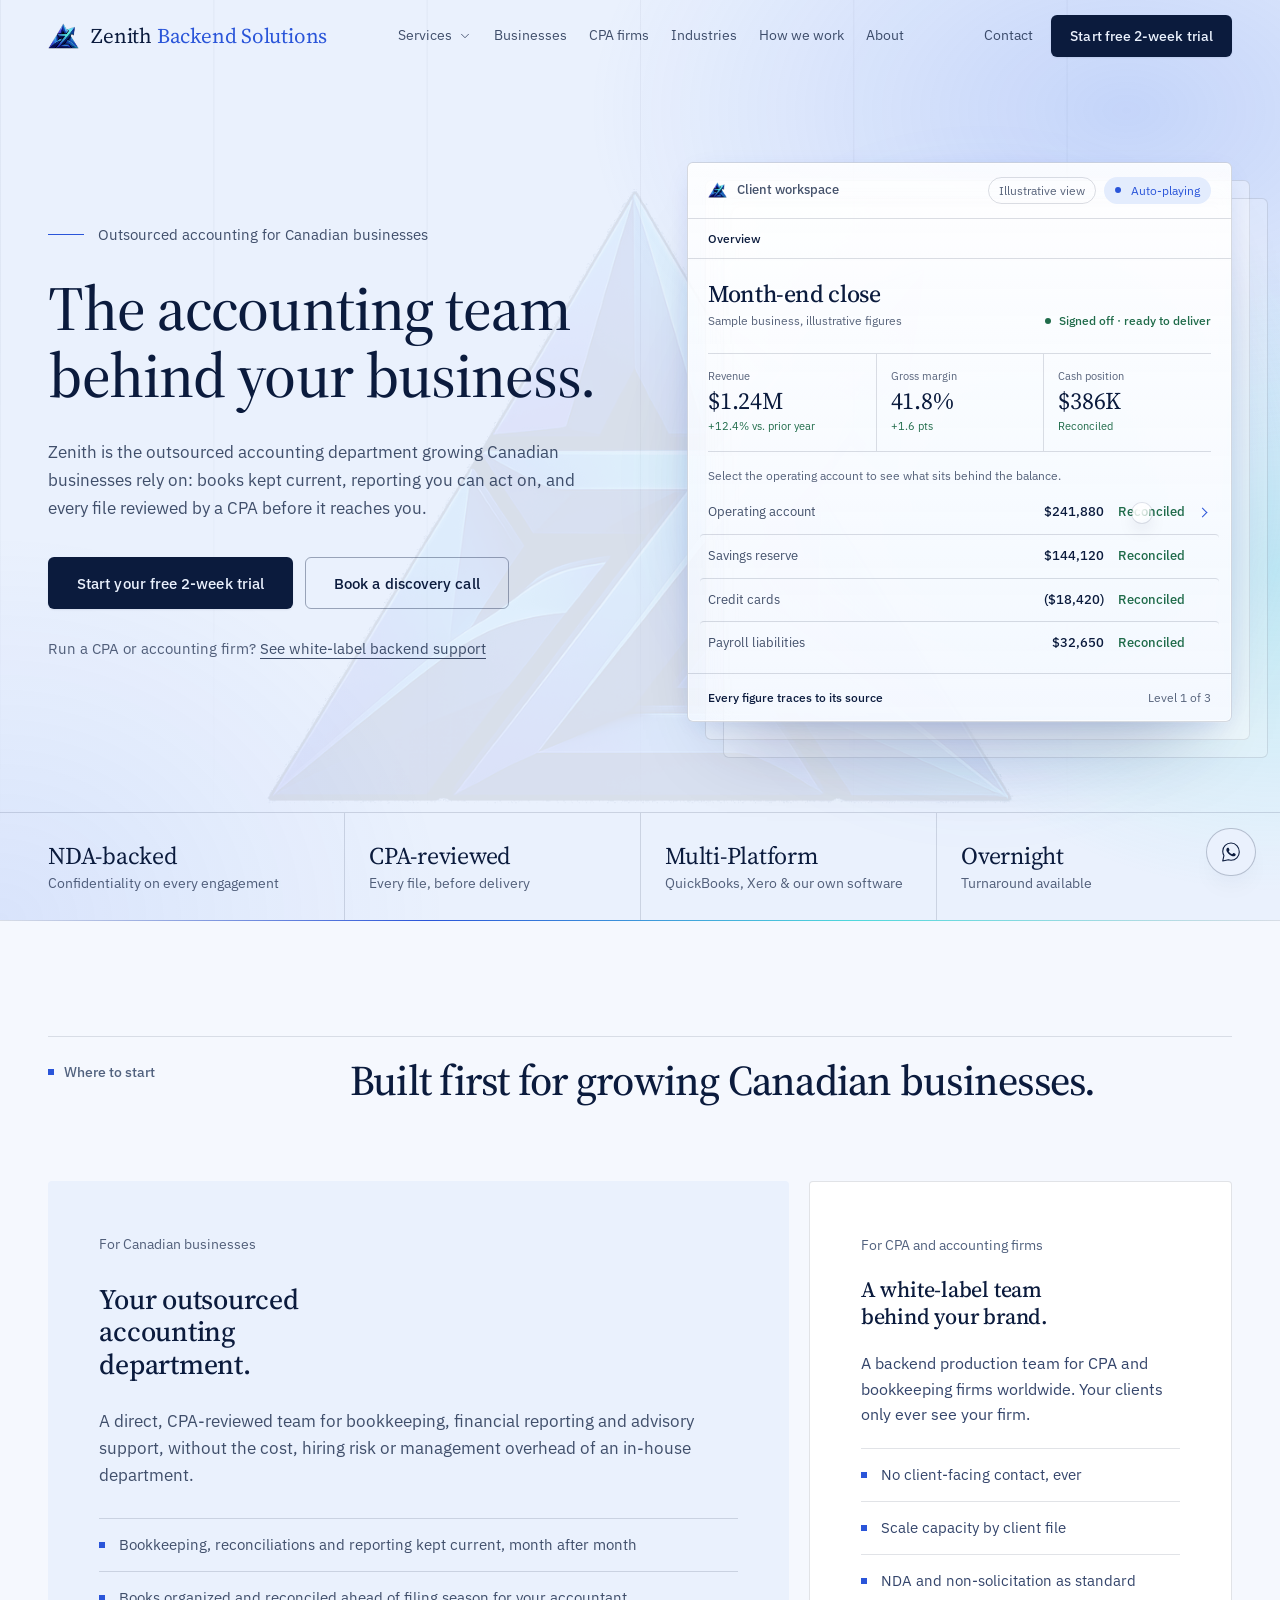
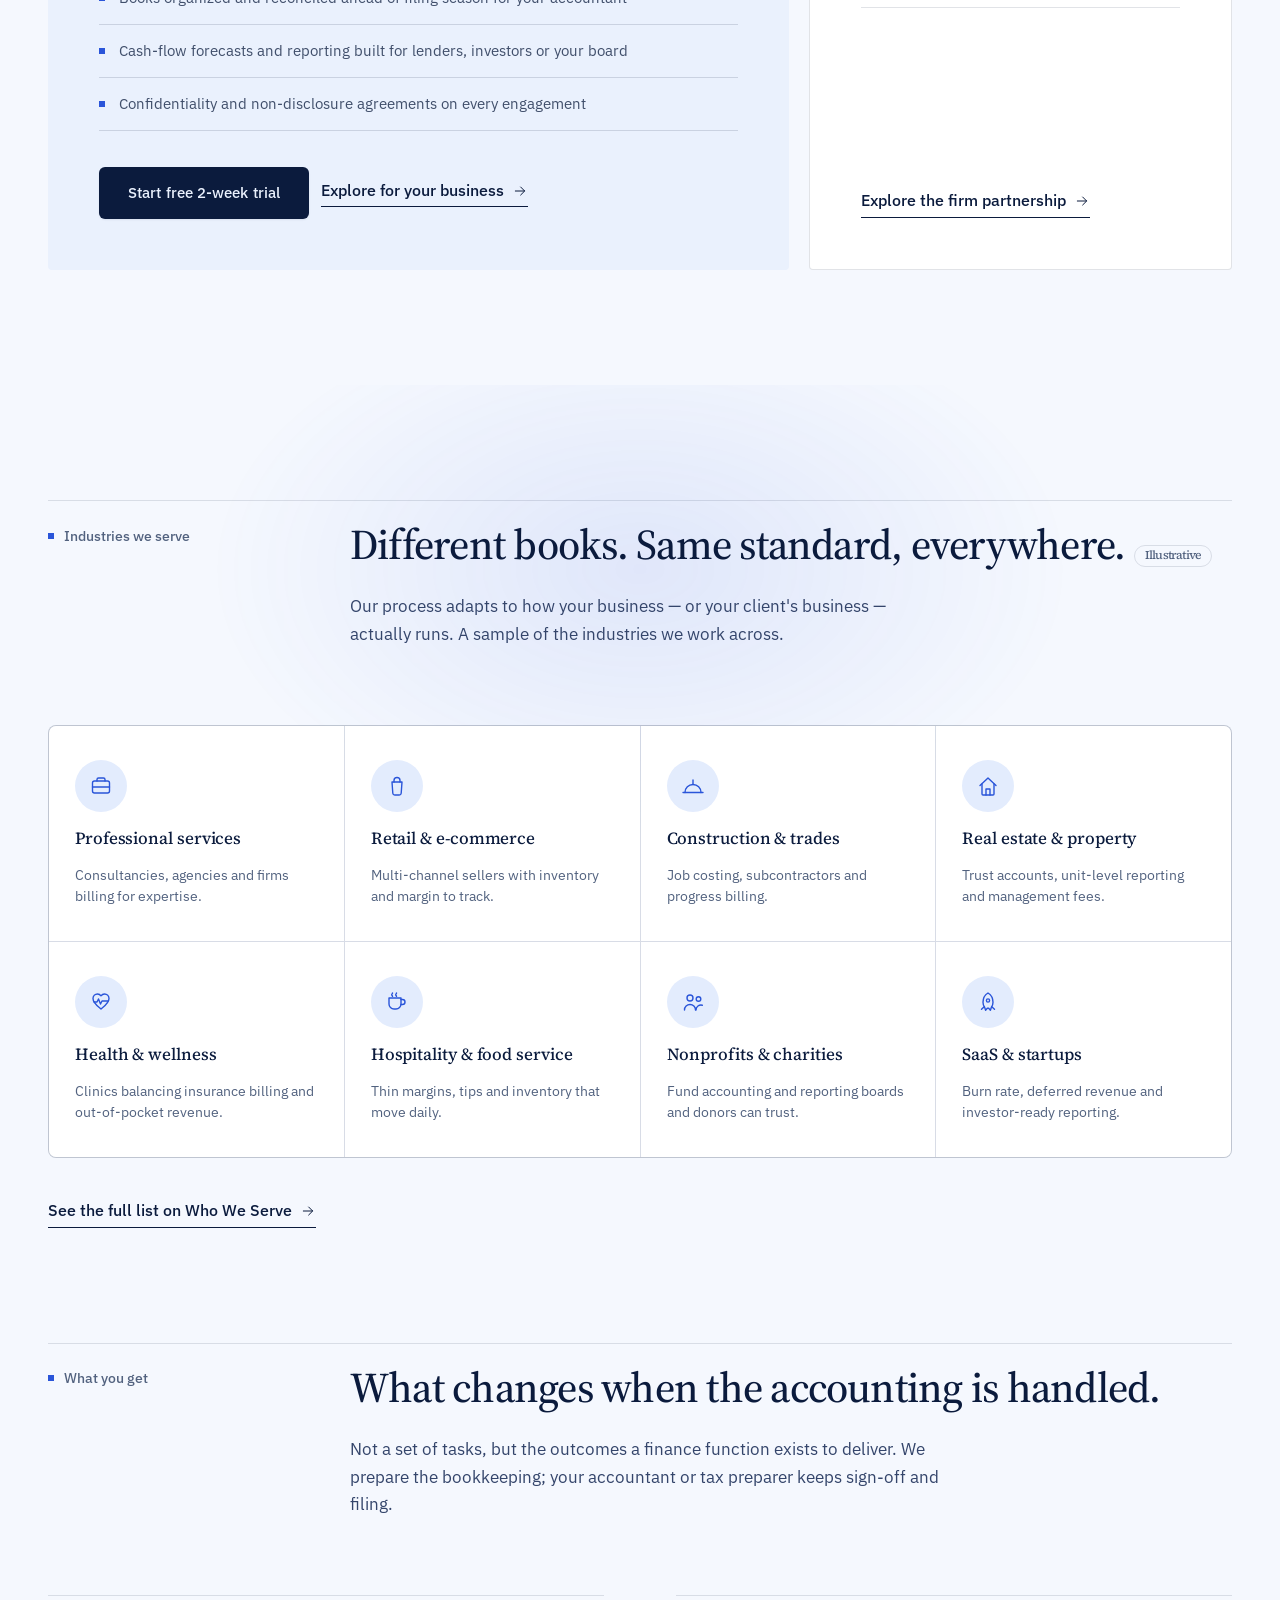
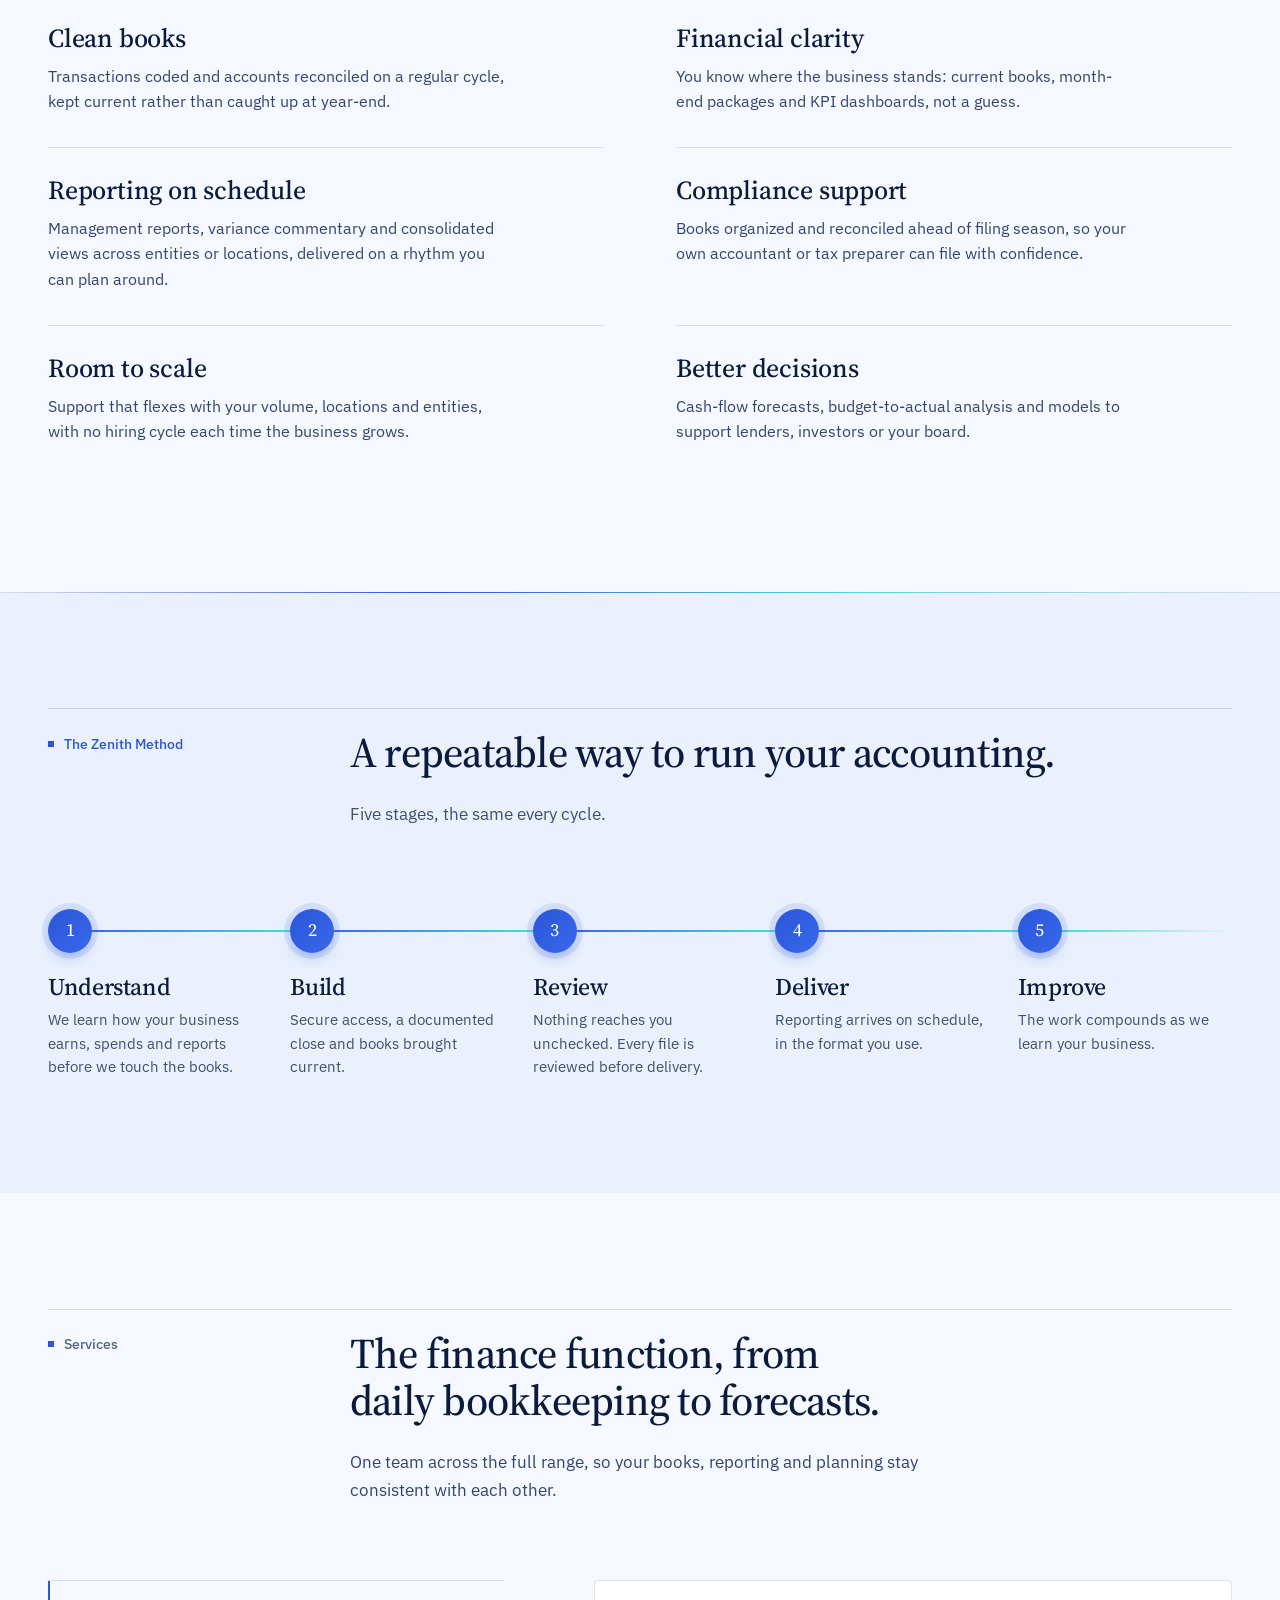
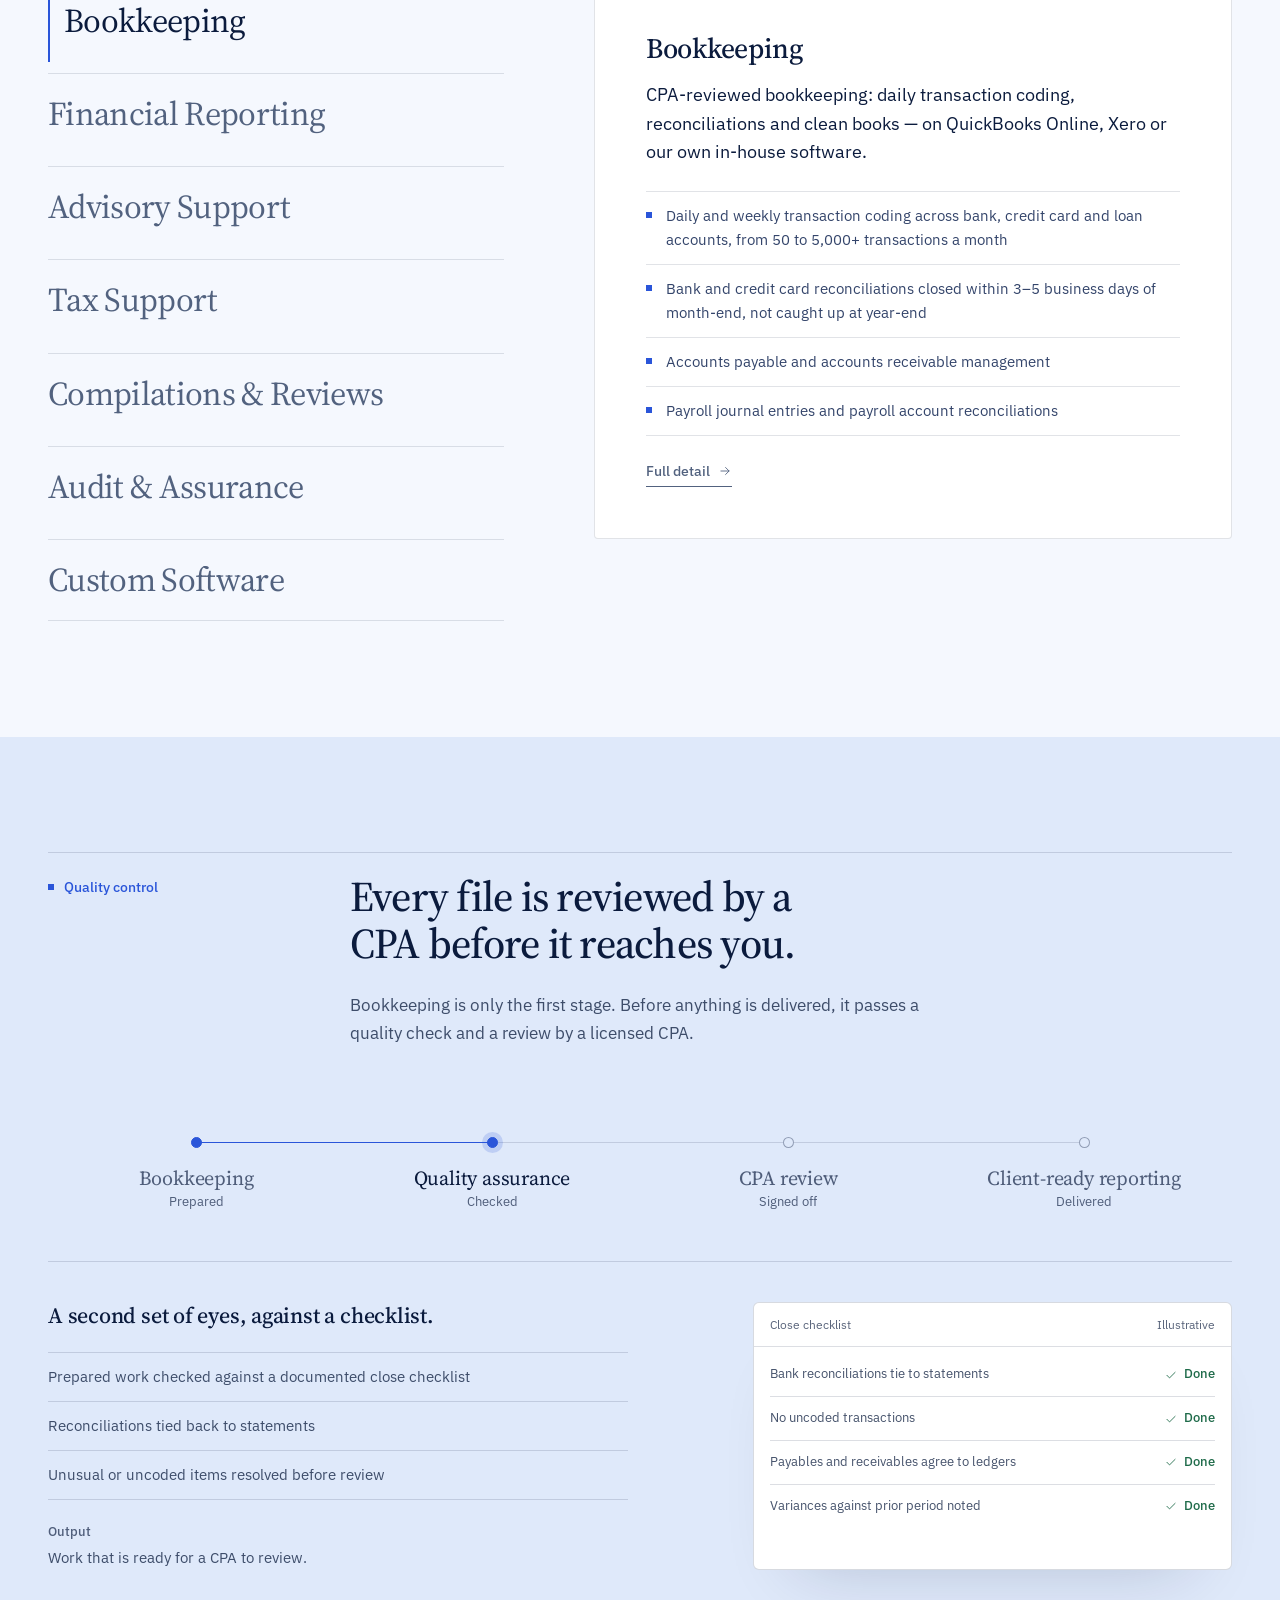
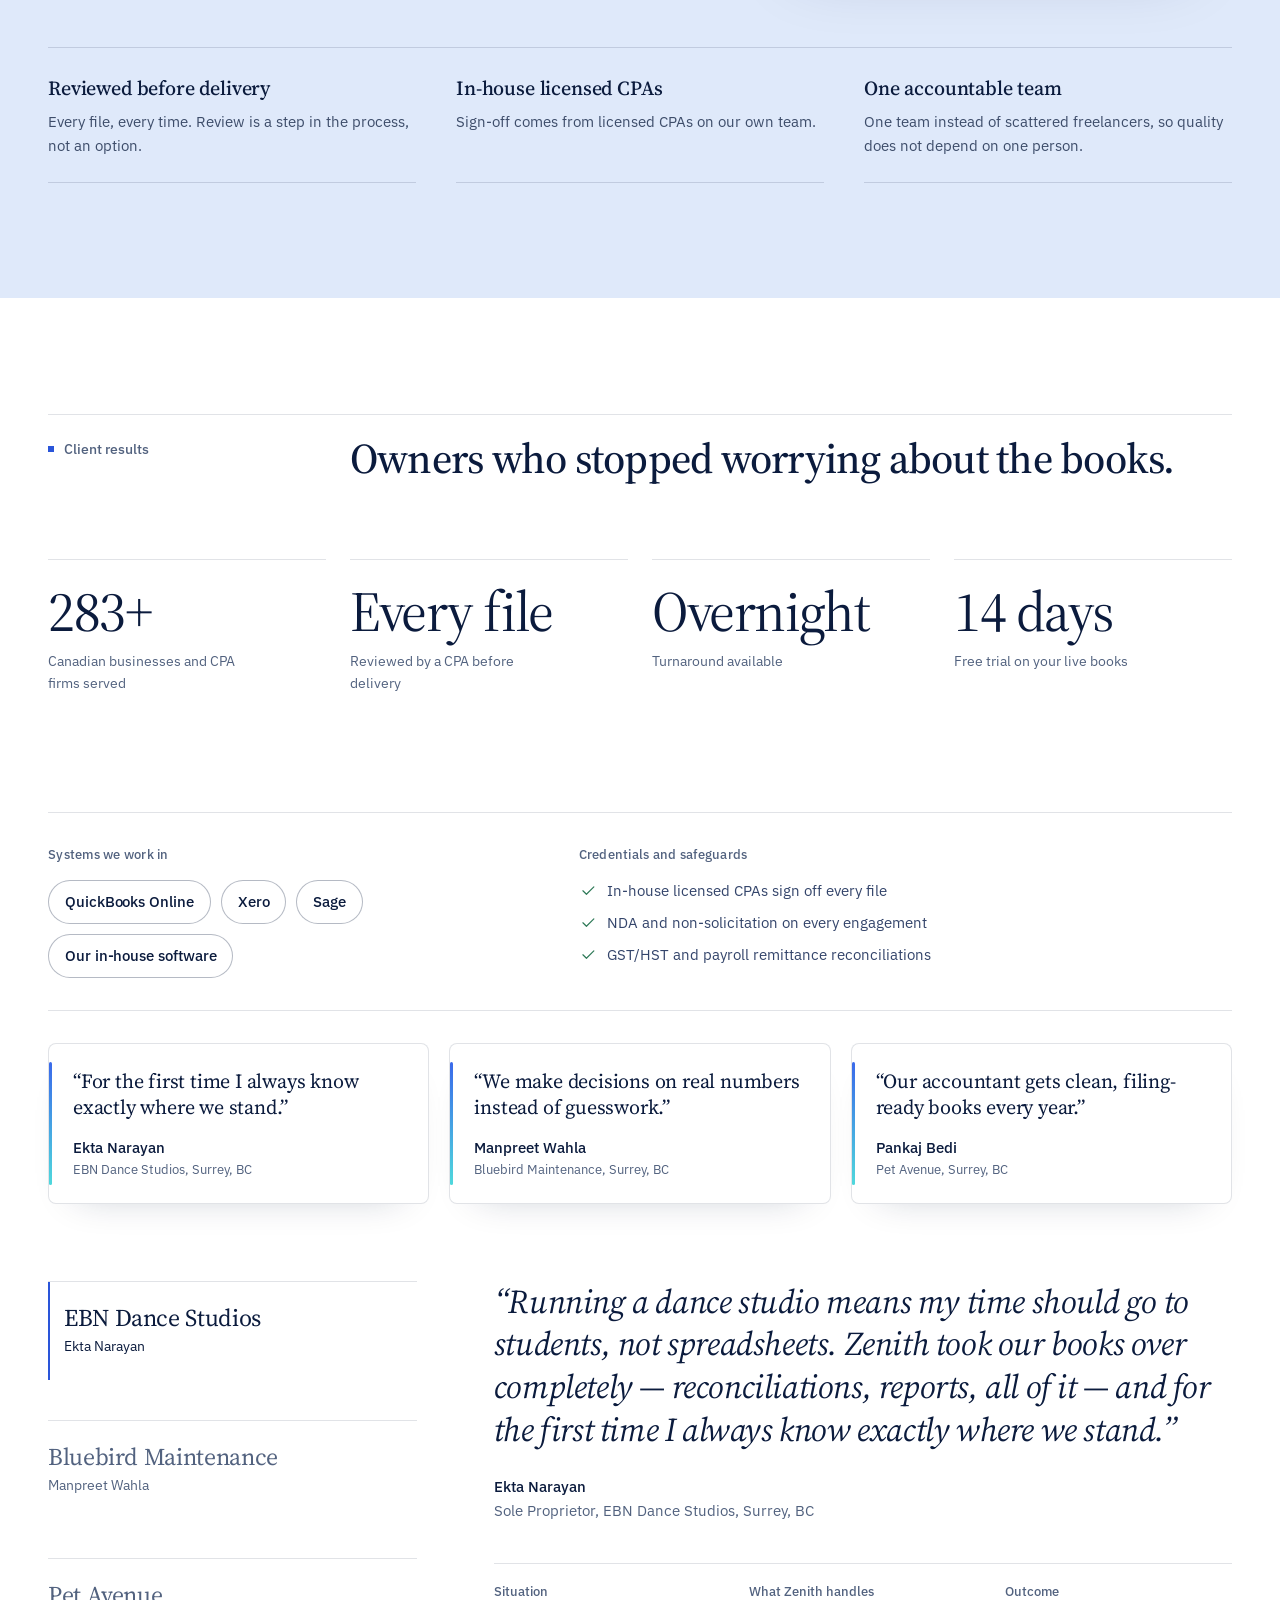
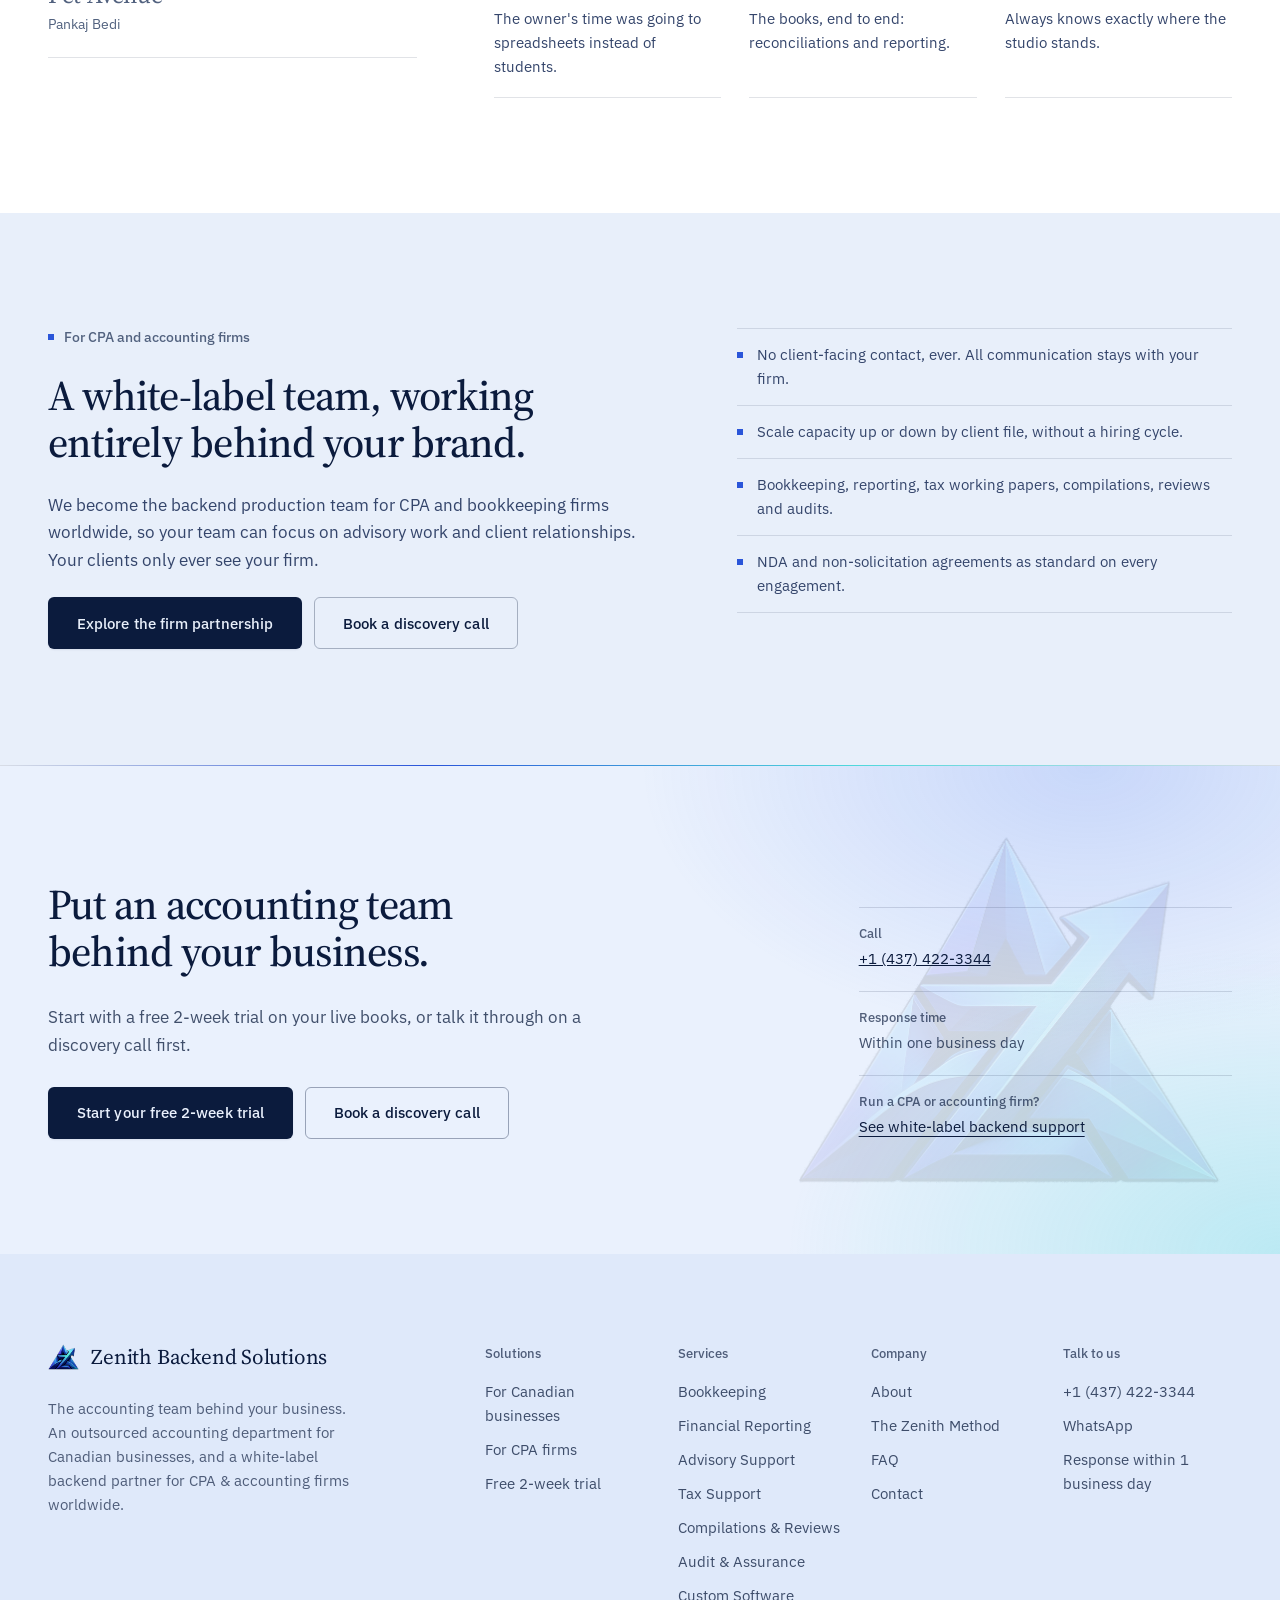
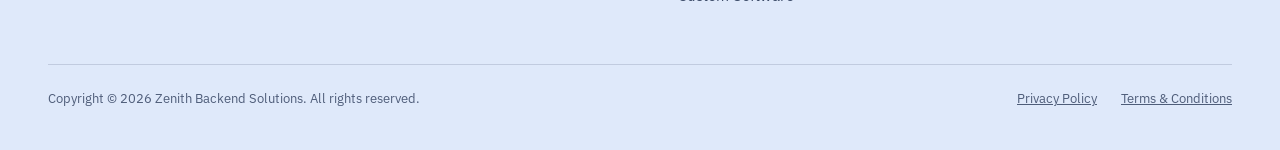
<file: index.html>
<!DOCTYPE html>
<html lang="en-CA">
<head>
<meta charset="UTF-8" />
<meta name="viewport" content="width=device-width, initial-scale=1, viewport-fit=cover" />
<title>Outsourced Accounting Canada | CPA-Reviewed Bookkeeping | Zenith</title>
<meta name="description" content="CPA-reviewed outsourced accounting for Canadian businesses: bookkeeping, month-end reporting and advisory support. Start with a free 2-week trial on your live books." />
<meta name="robots" content="index,follow,max-image-preview:large" />
<meta name="theme-color" content="#F5F8FE" />
<link rel="canonical" href="https://www.zenithbackendsolutions.com/" />
<link rel="icon" href="assets/favicon.ico" sizes="any" />
<link rel="icon" type="image/png" sizes="32x32" href="assets/favicon-32.png" />
<link rel="icon" type="image/png" sizes="192x192" href="assets/icon-192.png" />
<link rel="apple-touch-icon" href="assets/apple-touch-icon.png" />
<meta property="og:site_name" content="Zenith Backend Solutions" />
<meta property="og:type" content="website" />
<meta property="og:locale" content="en_CA" />
<meta property="og:title" content="Outsourced Accounting Canada | CPA-Reviewed Bookkeeping | Zenith" />
<meta property="og:description" content="CPA-reviewed outsourced accounting for Canadian businesses: bookkeeping, month-end reporting and advisory support. Start with a free 2-week trial on your live books." />
<meta property="og:url" content="https://www.zenithbackendsolutions.com/" />
<meta property="og:image" content="https://www.zenithbackendsolutions.com/assets/og-image.png" />
<meta property="og:image:width" content="1200" />
<meta property="og:image:height" content="630" />
<meta property="og:image:alt" content="Zenith Backend Solutions: the accounting team behind your business" />
<meta name="twitter:card" content="summary_large_image" />
<meta name="twitter:title" content="Outsourced Accounting Canada | CPA-Reviewed Bookkeeping | Zenith" />
<meta name="twitter:image" content="https://www.zenithbackendsolutions.com/assets/og-image.png" />
<link rel="preconnect" href="https://fonts.googleapis.com" />
<link rel="preconnect" href="https://fonts.gstatic.com" crossorigin />
<link href="https://fonts.googleapis.com/css2?family=Source+Serif+4:opsz,wght@8..60,500;8..60,600&family=IBM+Plex+Sans:wght@400;500;600&display=swap" rel="stylesheet" />
<link rel="stylesheet" href="assets/style.css" />
<script type="application/ld+json">{"@context": "https://schema.org", "@graph": [{"@type": ["AccountingService", "ProfessionalService"], "@id": "https://www.zenithbackendsolutions.com/#organization", "name": "Zenith Backend Solutions", "url": "https://www.zenithbackendsolutions.com/", "logo": "https://www.zenithbackendsolutions.com/assets/logo.png", "image": "https://www.zenithbackendsolutions.com/assets/og-image.png", "telephone": "+1-437-422-3344", "areaServed": {"@type": "Country", "name": "Canada"}, "availableLanguage": "English", "description": "CPA-reviewed outsourced accounting for Canadian businesses, and white-label backend support for CPA and accounting firms.", "knowsAbout": ["Outsourced accounting", "Bookkeeping", "Financial reporting", "GST/HST", "Payroll reconciliation", "QuickBooks Online", "Xero", "White-label accounting", "Custom accounting software development"], "contactPoint": {"@type": "ContactPoint", "telephone": "+1-437-422-3344", "contactType": "sales", "areaServed": "CA", "availableLanguage": "English"}, "hasOfferCatalog": {"@type": "OfferCatalog", "name": "Accounting services", "itemListElement": [{"@type": "Offer", "itemOffered": {"@type": "Service", "name": "Bookkeeping", "description": "Daily transaction coding, reconciliations, payables and receivables across QuickBooks Online, Xero and other major platforms.", "provider": {"@id": "https://www.zenithbackendsolutions.com/#organization"}}}, {"@type": "Offer", "itemOffered": {"@type": "Service", "name": "Financial Reporting", "description": "Month-end packages, management reports and KPI dashboards.", "provider": {"@id": "https://www.zenithbackendsolutions.com/#organization"}}}, {"@type": "Offer", "itemOffered": {"@type": "Service", "name": "Advisory Support", "description": "Cash-flow forecasts, budget-to-actual analysis and financial models.", "provider": {"@id": "https://www.zenithbackendsolutions.com/#organization"}}}, {"@type": "Offer", "itemOffered": {"@type": "Service", "name": "Tax Support", "description": "Year-end working papers, GST/HST and payroll remittance reconciliations.", "provider": {"@id": "https://www.zenithbackendsolutions.com/#organization"}}}, {"@type": "Offer", "itemOffered": {"@type": "Service", "name": "Compilations & Reviews", "description": "Engagement files and financial statements prepared and CPA-reviewed.", "provider": {"@id": "https://www.zenithbackendsolutions.com/#organization"}}}, {"@type": "Offer", "itemOffered": {"@type": "Service", "name": "Audit & Assurance", "description": "Audit and assurance engagements planned, tested and signed off by our in-house licensed CPAs.", "provider": {"@id": "https://www.zenithbackendsolutions.com/#organization"}}}, {"@type": "Offer", "itemOffered": {"@type": "Service", "name": "Custom Accounting Software", "description": "In-house accounting software, plus bespoke customization of that platform to a business's or CPA firm's specific workflows and reporting needs.", "provider": {"@id": "https://www.zenithbackendsolutions.com/#organization"}}}]}}, {"@type": "WebSite", "@id": "https://www.zenithbackendsolutions.com/#website", "url": "https://www.zenithbackendsolutions.com/", "name": "Zenith Backend Solutions", "publisher": {"@id": "https://www.zenithbackendsolutions.com/#organization"}, "inLanguage": "en-CA"}]}</script>
</head>
<body>
<a class="skip" href="#main">Skip to content</a>
<svg width="0" height="0" style="position:absolute" aria-hidden="true" focusable="false">
<symbol id="i-check" viewBox="0 0 24 24"><path d="M5 12.5l4.5 4.5L19 7.5"/></symbol>
<symbol id="i-arrow" viewBox="0 0 24 24"><path d="M5 12h14M13 6l6 6-6 6"/></symbol>
<symbol id="i-chev" viewBox="0 0 24 24"><path d="M6 9l6 6 6-6"/></symbol>
<symbol id="i-close" viewBox="0 0 24 24"><path d="M6 6l12 12M18 6L6 18"/></symbol>
<symbol id="i-phone" viewBox="0 0 24 24"><path d="M6.6 3h3l1.4 4-2 1.3a11 11 0 0 0 5.7 5.7L16 12l4 1.4v3A2.6 2.6 0 0 1 17.4 19 14.4 14.4 0 0 1 5 6.6 2.6 2.6 0 0 1 6.6 3z"/></symbol>
<symbol id="i-wa" viewBox="0 0 32 32"><path d="M16.02 3C9.4 3 4 8.37 4 14.98c0 2.24.62 4.34 1.7 6.14L4 29l8.1-1.64a12.9 12.9 0 0 0 3.92.6h.01c6.62 0 12.02-5.37 12.02-11.98C28.05 8.37 22.65 3 16.02 3z"/><path fill="currentColor" stroke="none" d="M22.1 18.68c-.33-.17-1.96-.97-2.27-1.08-.3-.11-.53-.17-.75.17-.22.33-.86 1.08-1.06 1.3-.2.22-.39.25-.72.08-.33-.17-1.4-.52-2.67-1.66-.99-.88-1.65-1.97-1.85-2.3-.19-.33-.02-.51.15-.68.15-.15.33-.39.5-.58.17-.2.22-.33.33-.56.11-.22.06-.42-.03-.58-.08-.17-.75-1.82-1.03-2.49-.27-.65-.55-.56-.75-.57-.19-.01-.42-.01-.64-.01-.22 0-.58.08-.89.42-.3.33-1.16 1.14-1.16 2.78s1.19 3.23 1.36 3.45c.17.22 2.34 3.6 5.68 5.05.79.34 1.41.54 1.9.7.8.25 1.52.22 2.09.13.64-.1 1.96-.8 2.24-1.58.28-.77.28-1.44.19-1.58-.08-.14-.3-.22-.63-.39z"/></symbol>
<symbol id="i-ind-pro" viewBox="0 0 24 24"><path d="M8 7V5.5A1.5 1.5 0 0 1 9.5 4h5A1.5 1.5 0 0 1 16 5.5V7"/><rect x="3.5" y="7" width="17" height="12" rx="2"/><path d="M3.5 13h17"/></symbol>
<symbol id="i-ind-retail" viewBox="0 0 24 24"><path d="M7 8h10l-.8 11.2a2 2 0 0 1-2 1.8H9.8a2 2 0 0 1-2-1.8L7 8z"/><path d="M9 8V6.5a3 3 0 0 1 6 0V8"/></symbol>
<symbol id="i-ind-build" viewBox="0 0 24 24"><path d="M4 18.5a8 8 0 0 1 16 0"/><path d="M12 6v4.5"/><path d="M2 18.5h20"/></symbol>
<symbol id="i-ind-realestate" viewBox="0 0 24 24"><path d="M4 11.5 12 4l8 7.5"/><path d="M6 10v10a1 1 0 0 0 1 1h10a1 1 0 0 0 1-1V10"/><path d="M10 21v-6h4v6"/></symbol>
<symbol id="i-ind-health" viewBox="0 0 24 24"><path d="M20 8.5c0 4.5-4.5 7.5-8 10.5-3.5-3-8-6-8-10.5A4.5 4.5 0 0 1 8.5 4c1.4 0 2.7.7 3.5 1.8A4.4 4.4 0 0 1 15.5 4 4.5 4.5 0 0 1 20 8.5z"/><path d="M5 12h3l1.5-3 2 5 1.5-3H19"/></symbol>
<symbol id="i-ind-hosp" viewBox="0 0 24 24"><path d="M4 8h12v6a5 5 0 0 1-5 5H9a5 5 0 0 1-5-5V8z"/><path d="M16 9.5h1.5a2.5 2.5 0 0 1 0 5H16"/><path d="M7.5 3c0 .8-.8.9-.8 1.7s.8.9.8 1.7"/><path d="M11.5 3c0 .8-.8.9-.8 1.7s.8.9.8 1.7"/></symbol>
<symbol id="i-ind-nonprofit" viewBox="0 0 24 24"><circle cx="9" cy="8" r="3"/><path d="M3.5 20a5.5 5.5 0 0 1 11 0"/><circle cx="17.5" cy="9" r="2.3"/><path d="M15 20a5 5 0 0 1 6.3-4.8"/></symbol>
<symbol id="i-ind-saas" viewBox="0 0 24 24"><path d="M12 3c3 1.8 5 5.6 5 9.3 0 1.9-.6 3.6-1.6 4.9l-1 3-1.7-1.9h-1.4L9.6 20.2l-1-3C7.6 15.9 7 14.2 7 12.3 7 8.6 9 4.8 12 3z"/><circle cx="12" cy="10.5" r="1.6"/><path d="M8.2 16.8 5.5 19.3M15.8 16.8l2.7 2.5"/></symbol>
</svg>
<header class="site-header dark" data-header>
  <div class="wrap site-header__bar">
    <a class="brand" href="index.html" aria-label="Zenith Backend Solutions, home">
      <img src="assets/logo.png" alt="" width="32" height="26" />
      <span class="brand__name">Zenith<span> Backend Solutions</span></span>
    </a>
    <nav class="primary-nav" aria-label="Primary">
      <ul>
        <li class="has-menu">
          <button class="nav-link" type="button" data-menu-btn aria-expanded="false" aria-controls="menu-services">Services <svg class="icon" aria-hidden="true"><use href="#i-chev"/></svg></button>
          <div class="menu" id="menu-services">
            <div class="menu__grid"><a class="menu__item" href="services.html#bookkeeping"><strong>Bookkeeping</strong><span>Daily coding, reconciliations and clean books</span></a><a class="menu__item" href="services.html#reporting"><strong>Financial Reporting</strong><span>Month-end packages and KPI dashboards</span></a><a class="menu__item" href="services.html#advisory"><strong>Advisory Support</strong><span>Forecasts, cash-flow models and analysis</span></a><a class="menu__item" href="services.html#tax"><strong>Tax Support</strong><span>Working papers and schedules</span></a><a class="menu__item" href="services.html#compilations"><strong>Compilations & Reviews</strong><span>Backend engagement file preparation</span></a><a class="menu__item" href="services.html#audit"><strong>Audit & Assurance</strong><span>Engagements we run and sign off</span></a><a class="menu__item" href="services.html#software"><strong>Custom Software</strong><span>In-house platform, built around you</span></a></div>
            <div class="menu__foot"><span>Not sure where to start?</span><a class="link" href="services.html">See all services</a></div>
          </div>
        </li>
        <li><a class="nav-link" href="who-we-serve.html#businesses">Businesses</a></li>
        <li><a class="nav-link" href="who-we-serve.html#firms">CPA firms</a></li>
        <li><a class="nav-link" href="index.html#industries">Industries</a></li>
        <li><a class="nav-link" href="index.html#method">How we work</a></li>
        <li><a class="nav-link" href="about.html">About</a></li>
      </ul>
    </nav>
    <div class="header-actions">
      <a class="nav-link" href="contact.html">Contact</a>
      <button class="btn btn--primary btn--sm" type="button" data-open-trial>Start free 2-week trial</button>
    </div>
    <button class="menu-toggle" id="menuToggle" type="button" aria-label="Open menu" aria-expanded="false" aria-controls="mobileSheet"><span></span><span></span></button>
  </div>
  <div class="progress" aria-hidden="true"></div>
</header>
<div class="sheet dark" id="mobileSheet">
  <a class="sheet__link" href="who-we-serve.html#businesses">Businesses</a>
  <a class="sheet__link" href="who-we-serve.html#firms">CPA firms</a>
  <details>
    <summary>Services <svg class="icon" aria-hidden="true"><use href="#i-chev"/></svg></summary>
    <div class="sheet__sub"><a href="services.html#bookkeeping">Bookkeeping</a><a href="services.html#reporting">Financial Reporting</a><a href="services.html#advisory">Advisory Support</a><a href="services.html#tax">Tax Support</a><a href="services.html#compilations">Compilations & Reviews</a><a href="services.html#audit">Audit & Assurance</a><a href="services.html#software">Custom Software</a><a href="services.html">All services</a></div>
  </details>
  <a class="sheet__link" href="index.html#industries">Industries</a>
  <a class="sheet__link" href="index.html#method">How we work</a>
  <a class="sheet__link" href="about.html">About</a>
  <a class="sheet__link" href="contact.html">Contact</a>
  <div class="sheet__cta">
    <button class="btn btn--primary" type="button" data-open-trial>Start your free 2-week trial</button>
    <a class="btn btn--ghost" href="tel:+14374223344">Book a discovery call</a>
  </div>
  <p class="sheet__meta">+1 (437) 422-3344 &middot; Response within one business day</p>
</div>
<main id="main">

<section class="section hero dark" id="top" style="padding-bottom:0">
  <div class="wrap hero__grid">
    <div class="hero__copy">
      <p class="hero__audience">Outsourced accounting for Canadian businesses</p>
      <h1 class="h-hero">The accounting team behind your business.</h1>
      <p class="lede">Zenith is the outsourced accounting department growing Canadian businesses rely on: books kept current, reporting you can act on, and every file reviewed by a CPA before it reaches you.</p>
      <div class="btn-row" data-dock-sentinel>
        <button class="btn btn--primary" type="button" data-magnetic data-open-trial>Start your free 2-week trial</button>
        <a class="btn btn--ghost" href="tel:+14374223344">Book a discovery call</a>
      </div>
      <p class="hero__aside">Run a CPA or accounting firm? <a class="link" href="who-we-serve.html#firms">See white-label backend support</a></p>
    </div>

    <div class="wsp">
    <div class="board wsp__board" data-wsp role="group" aria-label="Illustrative example of a Zenith client workspace, from summary down to the source document">
      <div class="wsp__cursor" data-wsp-cursor aria-hidden="true"></div>
      <div class="board__head">
        <span class="board__brand"><img src="assets/logo.png" alt="" width="20" height="16" />Client workspace</span>
        <span class="board__tags"><span class="chip">Illustrative view</span><span class="chip chip--auto" data-wsp-autotag>Auto-playing</span></span>
      </div>
      <nav class="wsp__crumbs" aria-label="Workspace level" data-crumbs></nav>
      <div class="wsp__pane" data-pane="1">
        <div class="board__title"><div><h2 tabindex="-1">Month-end close</h2><p>Sample business, illustrative figures</p></div><span class="status is-ok">Signed off · ready to deliver</span></div>
        <div class="kpis">
          <div class="kpi"><span>Revenue</span><strong class="num">$1.24M</strong><em>+12.4% vs. prior year</em></div>
          <div class="kpi"><span>Gross margin</span><strong class="num">41.8%</strong><em>+1.6 pts</em></div>
          <div class="kpi"><span>Cash position</span><strong class="num">$386K</strong><em>Reconciled</em></div>
        </div>
        <p class="wsp__hint">Select the operating account to see what sits behind the balance.</p>
        <ul class="wsp__list"><li><button class="wsp__row" type="button" data-go="2"><span>Operating account</span><span class="num">$241,880</span><b>Reconciled</b></button></li><li><div class="wsp__row"><span>Savings reserve</span><span class="num">$144,120</span><b>Reconciled</b><i></i></div></li><li><div class="wsp__row"><span>Credit cards</span><span class="num">($18,420)</span><b>Reconciled</b><i></i></div></li><li><div class="wsp__row"><span>Payroll liabilities</span><span class="num">$32,650</span><b>Reconciled</b><i></i></div></li></ul>
      </div>
      <div class="wsp__pane" data-pane="2" hidden>
        <div class="board__title"><div><h2 tabindex="-1">Operating account</h2><p>August · statement and ledger agree</p></div><span class="status is-ok">Reconciled</span></div>
        <div class="wsp__three"><div><span>Bank statement</span><strong class="num">$241,880</strong></div><div><span>Ledger</span><strong class="num">$241,880</strong></div><div><span>Difference</span><strong class="num">$0.00</strong></div></div>
        <p class="wsp__hint">Select a transaction to see its source document and who signed it off.</p>
        <ul class="wsp__list"><li><button class="wsp__row" type="button" data-tx="n"><span>Aug 26 · Northline Supply Co.</span><span class="num">−$1,284.50</span><b>Matched</b></button></li><li><button class="wsp__row" type="button" data-tx="h"><span>Aug 27 · Harbour Freight Ltd.</span><span class="num">−$642.10</span><b>Matched</b></button></li><li><button class="wsp__row" type="button" data-tx="c"><span>Aug 28 · Client payment, invoice 1042</span><span class="num">+$8,900.00</span><b>Matched</b></button></li><li><button class="wsp__row" type="button" data-tx="p"><span>Aug 30 · Payroll run</span><span class="num">−$14,320.00</span><b>Matched</b></button></li></ul>
      </div>
      <div class="wsp__pane" data-pane="3" hidden>
        <div class="board__title"><div><h2 tabindex="-1" data-t="v"></h2><p data-t="m"></p></div><span class="num" data-t="a" style="font-family:var(--serif);font-size:1.25rem"></span></div>
        <div class="wsp__src"><span class="muted">Source document</span><b data-t="doc"></b><span data-t="tax"></span></div>
        <ul class="wsp__trail"><li>Prepared by Zenith bookkeeper<em>Aug 27</em></li><li>Quality check against the close checklist<em>Aug 29</em></li><li>Reviewed by a licensed CPA<em>Aug 31</em></li></ul>
      </div>
      <div class="board__foot"><span><strong>Every figure traces to its source</strong></span><span data-level>Level 1 of 3</span></div>
    </div>
    </div>
    <script>(function(){var b=document.querySelector('[data-wsp]');if(!b)return;
var T={n:['Northline Supply Co.','Aug 26 · Supplies','−$1,284.50','Supplier invoice NS-20418, attached','HST at 13%: $147.77'],h:['Harbour Freight Ltd.','Aug 27 · Freight','−$642.10','Carrier invoice HF-7731, attached','HST at 13%: $73.87'],c:['Client payment, invoice 1042','Aug 28 · Sales','+$8,900.00','Sales invoice 1042, issued by Zenith','HST collected at 13%: $1,023.89'],p:['Payroll run','Aug 30 · Payroll','−$14,320.00','Payroll register, attached','Remittances reconciled']};
var lv=1,cur=null,C=b.querySelector('[data-crumbs]');
function el(t,x){var e=document.createElement(t);if(x)e.textContent=x;return e}
function show(l,k,focus){var dir=l<lv?'back':'fwd';lv=l;if(k)cur=k;
Array.prototype.forEach.call(b.querySelectorAll('[data-pane]'),function(p){var on=p.getAttribute('data-pane')==String(l);p.hidden=!on;if(on)p.setAttribute('data-dir',dir)});
if(l===3){var d=T[cur];['v','m','a','doc','tax'].forEach(function(n,i){b.querySelector('[data-t="'+n+'"]').textContent=d[i]})}
var names=['Overview','Operating account',l===3?T[cur][0]:''];C.textContent='';
for(var i=1;i<=l;i++){if(i>1)C.appendChild(el('i','/'));
if(i===l){var s=el('span',names[i-1]);s.setAttribute('aria-current','true');C.appendChild(s)}
else{var bt=el('button',names[i-1]);bt.type='button';bt.setAttribute('data-to',i);C.appendChild(bt)}}
b.querySelector('[data-level]').textContent='Level '+l+' of 3';
var h=b.querySelector('[data-pane="'+l+'"] h2');if(h&&arguments[2])h.focus({preventScroll:true})}
b.addEventListener('click',function(e){var t=e.target.closest('[data-go],[data-tx],[data-to]');if(!t||!b.contains(t))return;
stopAuto();
if(t.hasAttribute('data-tx'))show(3,t.getAttribute('data-tx'),1);else if(t.hasAttribute('data-go'))show(+t.getAttribute('data-go'),null,1);else show(+t.getAttribute('data-to'),null,1)});
show(1);

/* ---------- auto-play: shows the drill-down for anyone who never clicks ---------- */
var reduceMotion=window.matchMedia('(prefers-reduced-motion: reduce)').matches;
var cursorEl=b.querySelector('[data-wsp-cursor]'),autoTag=b.querySelector('[data-wsp-autotag]');
var timer=null,hoverPaused=false,stopped=false,step=0;
var seq=[
  {wait:2600,target:function(){return b.querySelector('[data-go="2"]')},run:function(){show(2)}},
  {wait:2200,target:function(){return b.querySelector('[data-tx="c"]')},run:function(){show(3,'c')}},
  {wait:2800,target:function(){return b.querySelector('[data-to="1"]')},run:function(){show(1)}}
];
function moveCursor(target,cb){
  if(!cursorEl||!target){cb();return}
  var br=b.getBoundingClientRect(),tr=target.getBoundingClientRect();
  cursorEl.style.left=(tr.left-br.left+tr.width*0.85)+'px';
  cursorEl.style.top=(tr.top-br.top+tr.height/2)+'px';
  cursorEl.classList.add('is-visible');
  window.setTimeout(function(){
    cursorEl.classList.add('is-pressing');
    window.setTimeout(function(){cursorEl.classList.remove('is-pressing');cb()},220);
  },650);
}
function tick(){
  if(stopped)return;
  var s=seq[step%seq.length];
  timer=window.setTimeout(function(){
    if(stopped)return;
    if(hoverPaused){tick();return}
    moveCursor(s.target(),function(){
      s.run();
      if(cursorEl)cursorEl.classList.remove('is-visible');
      step++;tick();
    });
  },s.wait);
}
function stopAuto(){
  if(stopped)return;stopped=true;window.clearTimeout(timer);
  if(cursorEl)cursorEl.classList.remove('is-visible');
  if(autoTag)autoTag.classList.remove('is-on');
}
if(!reduceMotion){
  b.addEventListener('pointerenter',function(){hoverPaused=true});
  b.addEventListener('pointerleave',function(){hoverPaused=false});
  if(autoTag)autoTag.classList.add('is-on');
  tick();
}
})();</script>
  </div>

  <div class="proofbar"><div class="wrap"><ul>
    <li><strong>NDA-backed</strong>Confidentiality on every engagement</li>
    <li><strong>CPA-reviewed</strong>Every file, before delivery</li>
    <li><strong>Multi-Platform</strong>QuickBooks, Xero &amp; our own software</li>
    <li><strong>Overnight</strong>Turnaround available</li>
  </ul></div></div>
</section>

<div class="divider rv" aria-hidden="true"></div>
<section class="section" id="pathways">
  <div class="wrap">
    <div class="sec-head rv">
      <p class="sec-head__tag">Where to start</p>
      <div class="sec-head__body"><h2 class="h-section">Built first for growing Canadian businesses.</h2></div>
    </div>
    <div class="paths">
      <article class="path path--primary rv">
        <p class="path__kicker">For Canadian businesses</p>
        <h3 class="h-card" style="max-width:20ch">Your outsourced accounting department.</h3>
        <p class="lede" style="font-size:1.0625rem">A direct, CPA-reviewed team for bookkeeping, financial reporting and advisory support, without the cost, hiring risk or management overhead of an in-house department.</p>
        <ul>
          <li>Bookkeeping, reconciliations and reporting kept current, month after month</li>
          <li>Books organized and reconciled ahead of filing season for your accountant</li>
          <li>Cash-flow forecasts and reporting built for lenders, investors or your board</li>
          <li>Confidentiality and non-disclosure agreements on every engagement</li>
        </ul>
        <div class="btn-row"><button class="btn btn--primary" type="button" data-magnetic data-open-trial>Start free 2-week trial</button><a class="link--go" href="who-we-serve.html#businesses">Explore for your business <svg class="icon" aria-hidden="true"><use href="#i-arrow"/></svg></a></div>
      </article>
      <article class="path path--secondary rv" style="--d:.08s">
        <p class="path__kicker">For CPA and accounting firms</p>
        <h3 class="h-sub">A white-label team behind your brand.</h3>
        <p class="body-2">A backend production team for CPA and bookkeeping firms worldwide. Your clients only ever see your firm.</p>
        <ul><li>No client-facing contact, ever</li><li>Scale capacity by client file</li><li>NDA and non-solicitation as standard</li></ul>
        <div class="btn-row"><a class="link--go" href="who-we-serve.html#firms">Explore the firm partnership <svg class="icon" aria-hidden="true"><use href="#i-arrow"/></svg></a></div>
      </article>
    </div>
  </div>
</section>

<section class="section ind-showcase" id="industries">
  <div class="wrap">
    <div class="sec-head rv">
      <p class="sec-head__tag">Industries we serve</p>
      <div class="sec-head__body"><h2 class="h-section">Different books. Same standard, everywhere. <span class="chip">Illustrative</span></h2>
      <p class="lede">Our process adapts to how your business — or your client's business — actually runs. A sample of the industries we work across.</p></div>
    </div>
    <div class="industries-grid">
      <article class="industry-card rv" style="--d:0s"><span class="industry-card__spot" aria-hidden="true"></span><span class="industry-card__icon"><svg class="icon" aria-hidden="true"><use href="#i-ind-pro"/></svg></span><h3>Professional services</h3><p>Consultancies, agencies and firms billing for expertise.</p></article>
      <article class="industry-card rv" style="--d:.05s"><span class="industry-card__spot" aria-hidden="true"></span><span class="industry-card__icon"><svg class="icon" aria-hidden="true"><use href="#i-ind-retail"/></svg></span><h3>Retail &amp; e-commerce</h3><p>Multi-channel sellers with inventory and margin to track.</p></article>
      <article class="industry-card rv" style="--d:.1s"><span class="industry-card__spot" aria-hidden="true"></span><span class="industry-card__icon"><svg class="icon" aria-hidden="true"><use href="#i-ind-build"/></svg></span><h3>Construction &amp; trades</h3><p>Job costing, subcontractors and progress billing.</p></article>
      <article class="industry-card rv" style="--d:.15s"><span class="industry-card__spot" aria-hidden="true"></span><span class="industry-card__icon"><svg class="icon" aria-hidden="true"><use href="#i-ind-realestate"/></svg></span><h3>Real estate &amp; property</h3><p>Trust accounts, unit-level reporting and management fees.</p></article>
      <article class="industry-card rv" style="--d:0s"><span class="industry-card__spot" aria-hidden="true"></span><span class="industry-card__icon"><svg class="icon" aria-hidden="true"><use href="#i-ind-health"/></svg></span><h3>Health &amp; wellness</h3><p>Clinics balancing insurance billing and out-of-pocket revenue.</p></article>
      <article class="industry-card rv" style="--d:.05s"><span class="industry-card__spot" aria-hidden="true"></span><span class="industry-card__icon"><svg class="icon" aria-hidden="true"><use href="#i-ind-hosp"/></svg></span><h3>Hospitality &amp; food service</h3><p>Thin margins, tips and inventory that move daily.</p></article>
      <article class="industry-card rv" style="--d:.1s"><span class="industry-card__spot" aria-hidden="true"></span><span class="industry-card__icon"><svg class="icon" aria-hidden="true"><use href="#i-ind-nonprofit"/></svg></span><h3>Nonprofits &amp; charities</h3><p>Fund accounting and reporting boards and donors can trust.</p></article>
      <article class="industry-card rv" style="--d:.15s"><span class="industry-card__spot" aria-hidden="true"></span><span class="industry-card__icon"><svg class="icon" aria-hidden="true"><use href="#i-ind-saas"/></svg></span><h3>SaaS &amp; startups</h3><p>Burn rate, deferred revenue and investor-ready reporting.</p></article>
      <!-- Illustrative placeholder list. Replace with the real industries Zenith has worked with, and remove any that don't apply, before launch. -->
    </div>
    <div class="ind-showcase__foot rv" style="--d:.08s"><a class="link--go" href="who-we-serve.html#industries">See the full list on Who We Serve <svg class="icon" aria-hidden="true"><use href="#i-arrow"/></svg></a></div>
  </div>
</section>

<section class="section" id="outcomes" style="padding-top:0">
  <div class="wrap">
    <div class="sec-head rv">
      <p class="sec-head__tag">What you get</p>
      <div class="sec-head__body"><h2 class="h-section">What changes when the accounting is handled.</h2><p class="lede">Not a set of tasks, but the outcomes a finance function exists to deliver. We prepare the bookkeeping; your accountant or tax preparer keeps sign-off and filing.</p></div>
    </div>
    <div class="outcomes"><div class="outcome rv" style="--d:0.00s"><h3>Clean books</h3><p>Transactions coded and accounts reconciled on a regular cycle, kept current rather than caught up at year-end.</p></div><div class="outcome rv" style="--d:0.08s"><h3>Financial clarity</h3><p>You know where the business stands: current books, month-end packages and KPI dashboards, not a guess.</p></div><div class="outcome rv" style="--d:0.00s"><h3>Reporting on schedule</h3><p>Management reports, variance commentary and consolidated views across entities or locations, delivered on a rhythm you can plan around.</p></div><div class="outcome rv" style="--d:0.08s"><h3>Compliance support</h3><p>Books organized and reconciled ahead of filing season, so your own accountant or tax preparer can file with confidence.</p></div><div class="outcome rv" style="--d:0.00s"><h3>Room to scale</h3><p>Support that flexes with your volume, locations and entities, with no hiring cycle each time the business grows.</p></div><div class="outcome rv" style="--d:0.08s"><h3>Better decisions</h3><p>Cash-flow forecasts, budget-to-actual analysis and models to support lenders, investors or your board.</p></div></div>
  </div>
</section>

<div class="divider rv" aria-hidden="true"></div>
<section class="section dark" id="method">
  <div class="wrap">
    <div class="sec-head rv">
      <p class="sec-head__tag">The Zenith Method</p>
      <div class="sec-head__body"><h2 class="h-section">A repeatable way to run your accounting.</h2><p class="lede">Five stages, the same every cycle.</p></div>
    </div>
    <ol class="tl rv">
      <li class="tl__step"><span class="tl__n" aria-hidden="true">1</span><h3 class="tl__name">Understand</h3><p>We learn how your business earns, spends and reports before we touch the books.</p></li>
      <li class="tl__step"><span class="tl__n" aria-hidden="true">2</span><h3 class="tl__name">Build</h3><p>Secure access, a documented close and books brought current.</p></li>
      <li class="tl__step"><span class="tl__n" aria-hidden="true">3</span><h3 class="tl__name">Review</h3><p>Nothing reaches you unchecked. Every file is reviewed before delivery.</p></li>
      <li class="tl__step"><span class="tl__n" aria-hidden="true">4</span><h3 class="tl__name">Deliver</h3><p>Reporting arrives on schedule, in the format you use.</p></li>
      <li class="tl__step"><span class="tl__n" aria-hidden="true">5</span><h3 class="tl__name">Improve</h3><p>The work compounds as we learn your business.</p></li>
    </ol>
  </div>
</section>

<section class="section" id="services">
  <div class="wrap">
    <div class="sec-head rv">
      <p class="sec-head__tag">Services</p>
      <div class="sec-head__body"><h2 class="h-section">The finance function, from daily bookkeeping to forecasts.</h2><p class="lede">One team across the full range, so your books, reporting and planning stay consistent with each other.</p></div>
    </div>
    <ul class="svc rv" data-switcher data-hover><li class="svc__item is-active" data-switch-item>
        <button class="svc__btn" type="button" data-switch-btn aria-expanded="true" aria-controls="s-bookkeeping"><span>Bookkeeping</span></button>
        <div class="svc__panel" id="s-bookkeeping" role="region" aria-label="Bookkeeping">
          <h3 class="h-card">Bookkeeping</h3>
          <p class="lede">CPA-reviewed bookkeeping: daily transaction coding, reconciliations and clean books — on QuickBooks Online, Xero or our own in-house software.</p>
          <ul><li>Daily and weekly transaction coding across bank, credit card and loan accounts, from 50 to 5,000+ transactions a month</li><li>Bank and credit card reconciliations closed within 3–5 business days of month-end, not caught up at year-end</li><li>Accounts payable and accounts receivable management</li><li>Payroll journal entries and payroll account reconciliations</li></ul>
          <div class="svc__for"><a class="link--go" href="services.html#bookkeeping">Full detail <svg class="icon" aria-hidden="true"><use href="#i-arrow"/></svg></a></div>
        </div></li><li class="svc__item" data-switch-item>
        <button class="svc__btn" type="button" data-switch-btn aria-expanded="false" aria-controls="s-reporting"><span>Financial Reporting</span></button>
        <div class="svc__panel" id="s-reporting" role="region" aria-label="Financial Reporting">
          <h3 class="h-card">Financial Reporting</h3>
          <p class="lede">Month-end packages, management reports and KPI dashboards, delivered on schedule.</p>
          <ul><li>Month-end and year-end close support with a documented close checklist</li><li>Management reports, KPI dashboards and variance commentary</li><li>Consolidated reporting across multiple entities or locations</li><li>Custom report packages formatted to your template</li></ul>
          <div class="svc__for"><a class="link--go" href="services.html#reporting">Full detail <svg class="icon" aria-hidden="true"><use href="#i-arrow"/></svg></a></div>
        </div></li><li class="svc__item" data-switch-item>
        <button class="svc__btn" type="button" data-switch-btn aria-expanded="false" aria-controls="s-advisory"><span>Advisory Support</span></button>
        <div class="svc__panel" id="s-advisory" role="region" aria-label="Advisory Support">
          <h3 class="h-card">Advisory Support</h3>
          <p class="lede">Forecasts, cash-flow modelling and analysis to support important conversations.</p>
          <ul><li>Cash-flow forecasting and scenario modelling</li><li>Budget-to-actual analysis and variance reporting</li><li>Financial models to support lending, planning or valuation conversations</li><li>Board- and lender-ready supporting materials</li></ul>
          <div class="svc__for"><a class="link--go" href="services.html#advisory">Full detail <svg class="icon" aria-hidden="true"><use href="#i-arrow"/></svg></a></div>
        </div></li><li class="svc__item" data-switch-item>
        <button class="svc__btn" type="button" data-switch-btn aria-expanded="false" aria-controls="s-tax"><span>Tax Support</span></button>
        <div class="svc__panel" id="s-tax" role="region" aria-label="Tax Support">
          <h3 class="h-card">Tax Support</h3>
          <p class="lede">Year-round tax preparation support, so your records are ready when filing season arrives.</p>
          <ul><li>Year-end working papers and supporting schedules prepared for your accountant</li><li>GST/HST and payroll remittance reconciliations</li><li>Trial balance clean-up and reclassification ahead of filing</li><li>Organized records to support any CRA correspondence</li></ul>
          <div class="svc__for"><a class="link--go" href="services.html#tax">Full detail <svg class="icon" aria-hidden="true"><use href="#i-arrow"/></svg></a></div>
        </div></li><li class="svc__item" data-switch-item>
        <button class="svc__btn" type="button" data-switch-btn aria-expanded="false" aria-controls="s-compilations"><span>Compilations & Reviews</span></button>
        <div class="svc__panel" id="s-compilations" role="region" aria-label="Compilations & Reviews">
          <h3 class="h-card">Compilations & Reviews</h3>
          <p class="lede">Year-end financial statements prepared for your lender, investors or accountant, and CPA-reviewed first.</p>
          <ul><li>Financial statements prepared for banks, lenders, investors and shareholders</li><li>Compilation and review engagement files prepared for your CPA firm to issue</li><li>Supporting schedules and working papers, indexed and ready to review</li><li>Every file reviewed and signed off by our in-house licensed CPAs</li></ul>
          <div class="svc__for"><a class="link--go" href="services.html#compilations">Full detail <svg class="icon" aria-hidden="true"><use href="#i-arrow"/></svg></a></div>
        </div></li><li class="svc__item" data-switch-item>
        <button class="svc__btn" type="button" data-switch-btn aria-expanded="false" aria-controls="s-audit"><span>Audit &amp; Assurance</span></button>
        <div class="svc__panel" id="s-audit" role="region" aria-label="Audit &amp; Assurance">
          <h3 class="h-card">Audit &amp; Assurance</h3>
          <p class="lede">Full audit engagements planned, executed and signed off by our own in-house licensed CPAs.</p>
          <ul><li>Audit engagements planned and led by our in-house licensed CPAs</li><li>Fieldwork, testing and PBC tracking handled end-to-end</li><li>Working papers and supporting schedules prepared and reviewed in-house</li><li>Engagement report reviewed and signed off before it reaches you</li></ul>
          <div class="svc__for"><a class="link--go" href="services.html#audit">Full detail <svg class="icon" aria-hidden="true"><use href="#i-arrow"/></svg></a></div>
        </div></li><li class="svc__item" data-switch-item>
        <button class="svc__btn" type="button" data-switch-btn aria-expanded="false" aria-controls="s-software"><span>Custom Software</span></button>
        <div class="svc__panel" id="s-software" role="region" aria-label="Custom Software">
          <h3 class="h-card">Custom Accounting Software</h3>
          <p class="lede">Our own in-house accounting platform, used as-is or customized around how your business or firm actually works.</p>
          <ul><li>A proprietary bookkeeping and reporting platform built in-house, not a resold QuickBooks or Xero</li><li>Custom modules: approval chains, industry-specific chart of accounts, report templates</li><li>Integrations with your existing bank feeds, POS, payroll or CRM systems</li><li>Runs alongside QuickBooks Online, Xero or Sage, or replaces them entirely</li></ul>
          <div class="svc__for"><a class="link--go" href="services.html#software">Full detail <svg class="icon" aria-hidden="true"><use href="#i-arrow"/></svg></a></div>
        </div></li></ul>
  </div>
</section>

<section class="section dark deep" id="review">
  <div class="wrap">
    <div class="sec-head rv">
      <p class="sec-head__tag">Quality control</p>
      <div class="sec-head__body"><h2 class="h-section">Every file is reviewed by a CPA before it reaches you.</h2><p class="lede">Bookkeeping is only the first stage. Before anything is delivered, it passes a quality check and a review by a licensed CPA.</p></div>
    </div>
    <div class="flow rv" data-flow>
      <div class="flow__rail" aria-hidden="true"><span class="flow__fill"></span></div>
      <ol class="flow__steps" role="tablist" aria-label="Zenith review workflow">
        <li class="flow__step"><button class="flow__tab" role="tab" id="ft-0" aria-controls="fp-0" aria-selected="false" tabindex="-1"><span class="flow__node"></span><span class="flow__name">Bookkeeping</span><span class="flow__state muted">Prepared</span></button></li>
        <li class="flow__step"><button class="flow__tab" role="tab" id="ft-1" aria-controls="fp-1" aria-selected="false" tabindex="-1"><span class="flow__node"></span><span class="flow__name">Quality assurance</span><span class="flow__state muted">Checked</span></button></li>
        <li class="flow__step"><button class="flow__tab" role="tab" id="ft-2" aria-controls="fp-2" aria-selected="true"><span class="flow__node"></span><span class="flow__name">CPA review</span><span class="flow__state muted">Signed off</span></button></li>
        <li class="flow__step"><button class="flow__tab" role="tab" id="ft-3" aria-controls="fp-3" aria-selected="false" tabindex="-1"><span class="flow__node"></span><span class="flow__name">Client-ready reporting</span><span class="flow__state muted">Delivered</span></button></li>
      </ol>
      <div class="flow__panels">
        <div class="flow__panel" id="fp-0" role="tabpanel" aria-labelledby="ft-0">
          <div class="flow__copy">
            <h3 class="h-sub">Transactions coded, accounts reconciled.</h3>
            <ul><li>Coding across bank, credit card and loan accounts</li><li>Reconciliations kept current</li><li>Accounts payable, receivable and payroll entries</li></ul>
            <p class="flow__out"><b>Output</b>Current, reconciled books in QuickBooks Online, Xero or our own in-house software.</p>
          </div>
          <div class="artifact" aria-label="Illustrative example"><div class="artifact__head"><span>Transaction coding</span><span>Illustrative</span></div><div class="artifact__body"><ul class="ledger">
            <li><span>Supplier invoice</span><span class="cat">Materials</span><span class="amt">$4,180.00</span></li>
            <li><span>Card payment</span><span class="cat">Software</span><span class="amt">$312.50</span></li>
            <li><span>Customer deposit</span><span class="cat">Sales</span><span class="amt">$9,640.00</span></li>
            <li><span>Payroll run</span><span class="cat">Wages</span><span class="amt">$14,905.20</span></li></ul></div></div>
        </div>
        <div class="flow__panel" id="fp-1" role="tabpanel" aria-labelledby="ft-1">
          <div class="flow__copy">
            <h3 class="h-sub">A second set of eyes, against a checklist.</h3>
            <ul><li>Prepared work checked against a documented close checklist</li><li>Reconciliations tied back to statements</li><li>Unusual or uncoded items resolved before review</li></ul>
            <p class="flow__out"><b>Output</b>Work that is ready for a CPA to review.</p>
          </div>
          <div class="artifact" aria-label="Illustrative example"><div class="artifact__head"><span>Close checklist</span><span>Illustrative</span></div><div class="artifact__body"><ul class="checks">
            <li>Bank reconciliations tie to statements<b><svg class="icon" aria-hidden="true"><use href="#i-check"/></svg>Done</b></li>
            <li>No uncoded transactions<b><svg class="icon" aria-hidden="true"><use href="#i-check"/></svg>Done</b></li>
            <li>Payables and receivables agree to ledgers<b><svg class="icon" aria-hidden="true"><use href="#i-check"/></svg>Done</b></li>
            <li>Variances against prior period noted<b><svg class="icon" aria-hidden="true"><use href="#i-check"/></svg>Done</b></li></ul></div></div>
        </div>
        <div class="flow__panel is-active" id="fp-2" role="tabpanel" aria-labelledby="ft-2">
          <div class="flow__copy">
            <h3 class="h-sub">A licensed CPA signs off before delivery.</h3>
            <ul><li>Reviewed by our in-house licensed CPAs</li><li>Queries go back to the preparer, not to you</li><li>Nothing is delivered until it is signed off</li></ul>
            <p class="flow__out"><b>Output</b>Books and reports you can rely on.</p>
          </div>
          <div class="artifact" aria-label="Illustrative example"><div class="artifact__head"><span>Review sheet</span><span>Illustrative</span></div><div class="artifact__body"><ul class="checks">
            <li>Working papers reviewed<b><svg class="icon" aria-hidden="true"><use href="#i-check"/></svg>Done</b></li>
            <li>Adjustments approved<b><svg class="icon" aria-hidden="true"><use href="#i-check"/></svg>Done</b></li>
            <li>Ready for delivery<b><svg class="icon" aria-hidden="true"><use href="#i-check"/></svg>Done</b></li></ul>
            <div class="sign"><span class="sign__name">Licensed CPA</span><small>Signed off before delivery</small></div></div></div>
        </div>
        <div class="flow__panel" id="fp-3" role="tabpanel" aria-labelledby="ft-3">
          <div class="flow__copy">
            <h3 class="h-sub">Reports you can put in front of anyone.</h3>
            <ul><li>Month-end package and management reports</li><li>KPI dashboards and variance commentary</li><li>Formatted to your template, on schedule</li></ul>
            <p class="flow__out"><b>Output</b>Reporting ready for you, a lender, your board or your accountant.</p>
          </div>
          <div class="artifact" aria-label="Illustrative example"><div class="artifact__head"><span>Management report</span><span>Illustrative</span></div><div class="artifact__body"><div class="pl">
            <div class="pl__row"><span>Revenue</span><span class="pl__bar"><i style="--w:88%"></i></span><span class="num">$1.24M</span></div>
            <div class="pl__row"><span>Expenses</span><span class="pl__bar"><i style="--w:56%"></i></span><span class="num">$0.72M</span></div>
            <div class="pl__row"><span>Net income</span><span class="pl__bar"><i style="--w:32%"></i></span><span class="num">$0.52M</span></div>
            <p class="pl__note">Variance commentary explains what moved against budget and prior period.</p></div></div></div>
        </div>
      </div>
    </div>
    <div class="assure">
      <div class="rv"><h3>Reviewed before delivery</h3><p>Every file, every time. Review is a step in the process, not an option.</p></div>
      <div class="rv" style="--d:.06s"><h3>In-house licensed CPAs</h3><p>Sign-off comes from licensed CPAs on our own team.</p></div>
      <div class="rv" style="--d:.12s"><h3>One accountable team</h3><p>One team instead of scattered freelancers, so quality does not depend on one person.</p></div>
    </div>
  </div>
</section>

<section class="section paper" id="results">
  <div class="wrap">
    <div class="sec-head rv">
      <p class="sec-head__tag">Client results</p>
      <div class="sec-head__body"><h2 class="h-section">Owners who stopped worrying about the books.</h2></div>
    </div>
    <div class="metrics">
      <div class="metric rv"><strong class="num"><span data-count-to="300" data-count-suffix="+">300+</span></strong><span>Canadian businesses and CPA firms served</span></div>
      <div class="metric rv" style="--d:.05s"><strong>Every file</strong><span>Reviewed by a CPA before delivery</span></div>
      <div class="metric rv" style="--d:.1s"><strong>Overnight</strong><span>Turnaround available</span></div>
      <div class="metric rv" style="--d:.15s"><strong class="num">14 days</strong><span>Free trial on your live books</span></div>
    </div>
    <div class="trust rv">
      <div class="trust__col">
        <h3 class="trust__h">Systems we work in</h3>
        <ul class="trust__tools">
          <li>QuickBooks Online</li>
          <li>Xero</li>
          <li>Sage</li>
          <li>Our in-house software</li>
          <!-- Add or remove the tools your team actually works in (e.g. Dext, Hubdoc, Gusto). Text chips avoid using third-party logos. -->
        </ul>
      </div>
      <div class="trust__col">
        <h3 class="trust__h">Credentials and safeguards</h3>
        <ul class="trust__creds">
          <li><svg class="icon" aria-hidden="true"><use href="#i-check"/></svg>In-house licensed CPAs sign off every file</li>
          <li><svg class="icon" aria-hidden="true"><use href="#i-check"/></svg>NDA and non-solicitation on every engagement</li>
          <li><svg class="icon" aria-hidden="true"><use href="#i-check"/></svg>GST/HST and payroll remittance reconciliations</li>
          <!-- Add your CPA designation body / licence details here once confirmed, e.g. "Licensed CPAs, CPA British Columbia". -->
        </ul>
      </div>
    </div>
    <ul class="pullq rv">
      <li><q>For the first time I always know exactly where we stand.</q><b>Ekta Narayan</b><span>EBN Dance Studios, Surrey, BC</span></li>
      <li><q>We make decisions on real numbers instead of guesswork.</q><b>Manpreet Wahla</b><span>Bluebird Maintenance, Surrey, BC</span></li>
      <li><q>Our accountant gets clean, filing-ready books every year.</q><b>Pankaj Bedi</b><span>Pet Avenue, Surrey, BC</span></li>
    </ul>
    <ul class="proof rv" data-switcher><li class="proof__item is-active" data-switch-item>
        <button class="proof__btn" type="button" data-switch-btn aria-expanded="true" aria-controls="c-0"><b>EBN Dance Studios</b><span>Ekta Narayan</span></button>
        <div class="proof__panel" id="c-0" role="region" aria-label="EBN Dance Studios">
          <figure><blockquote class="quote">&ldquo;Running a dance studio means my time should go to students, not spreadsheets. Zenith took our books over completely — reconciliations, reports, all of it — and for the first time I always know exactly where we stand.&rdquo;</blockquote>
          <figcaption class="quote-by"><b>Ekta Narayan</b><span>Sole Proprietor, EBN Dance Studios, Surrey, BC</span></figcaption></figure>
          <dl class="snap"><div><dt>Situation</dt><dd>The owner's time was going to spreadsheets instead of students.</dd></div><div><dt>What Zenith handles</dt><dd>The books, end to end: reconciliations and reporting.</dd></div><div><dt>Outcome</dt><dd>Always knows exactly where the studio stands.</dd></div></dl>
        </div></li><li class="proof__item" data-switch-item>
        <button class="proof__btn" type="button" data-switch-btn aria-expanded="false" aria-controls="c-1"><b>Bluebird Maintenance</b><span>Manpreet Wahla</span></button>
        <div class="proof__panel" id="c-1" role="region" aria-label="Bluebird Maintenance">
          <figure><blockquote class="quote">&ldquo;Bluebird runs on invoices, subcontractors and tight margins. Zenith keeps our books reconciled and our reporting current every single month, so we make decisions on real numbers instead of guesswork.&rdquo;</blockquote>
          <figcaption class="quote-by"><b>Manpreet Wahla</b><span>Director, Bluebird Maintenance, Surrey, BC</span></figcaption></figure>
          <dl class="snap"><div><dt>Situation</dt><dd>Invoices, subcontractors and tight margins.</dd></div><div><dt>What Zenith handles</dt><dd>Reconciled books and current reporting, every month.</dd></div><div><dt>Outcome</dt><dd>Decisions made on real numbers, not guesswork.</dd></div></dl>
        </div></li><li class="proof__item" data-switch-item>
        <button class="proof__btn" type="button" data-switch-btn aria-expanded="false" aria-controls="c-2"><b>Pet Avenue</b><span>Pankaj Bedi</span></button>
        <div class="proof__panel" id="c-2" role="region" aria-label="Pet Avenue">
          <figure><blockquote class="quote">&ldquo;We needed a back office that just worked, without hiring in-house. Zenith handles our bookkeeping quietly and reliably in the background, and our accountant gets clean, filing-ready books every year.&rdquo;</blockquote>
          <figcaption class="quote-by"><b>Pankaj Bedi</b><span>Managing Director, Pet Avenue, Surrey, BC</span></figcaption></figure>
          <dl class="snap"><div><dt>Situation</dt><dd>Needed a back office without hiring in-house.</dd></div><div><dt>What Zenith handles</dt><dd>Bookkeeping, quietly and reliably in the background.</dd></div><div><dt>Outcome</dt><dd>The accountant receives clean, filing-ready books every year.</dd></div></dl>
        </div></li></ul>
  </div>
</section>

<section class="section sand" id="firms-band">
  <div class="wrap firms">
    <div class="stack rv" style="--stack:1.5rem">
      <p class="sec-head__tag" style="padding:0">For CPA and accounting firms</p>
      <h2 class="h-section">A white-label team, working entirely behind your brand.</h2>
      <p class="lede">We become the backend production team for CPA and bookkeeping firms worldwide, so your team can focus on advisory work and client relationships. Your clients only ever see your firm.</p>
      <div class="btn-row"><a class="btn btn--primary" href="who-we-serve.html#firms" data-magnetic>Explore the firm partnership</a><a class="btn btn--ghost" href="tel:+14374223344">Book a discovery call</a></div>
    </div>
    <ul class="rv" style="--d:.08s">
      <li>No client-facing contact, ever. All communication stays with your firm.</li>
      <li>Scale capacity up or down by client file, without a hiring cycle.</li>
      <li>Bookkeeping, reporting, tax working papers, compilations, reviews and audits.</li>
      <li>NDA and non-solicitation agreements as standard on every engagement.</li>
    </ul>
  </div>
</section>
</main>
<div class="divider rv" aria-hidden="true"></div>
<section class="section dark cta-band" data-dock-hide>
  <div class="wrap cta-final">
    <div class="stack rv" style="--stack:1.75rem">
      <h2 class="h-section">Put an accounting team behind your business.</h2>
      <p class="lede">Start with a free 2-week trial on your live books, or talk it through on a discovery call first.</p>
      <div class="btn-row"><button class="btn btn--primary" type="button" data-magnetic data-open-trial>Start your free 2-week trial</button><a class="btn btn--ghost" href="tel:+14374223344">Book a discovery call</a></div>
    </div>
    <div class="cta-final__side rv" style="--d:.1s">
      <div><b>Call</b><a href="tel:+14374223344">+1 (437) 422-3344</a></div>
      <div><b>Response time</b>Within one business day</div>
      <div><b>Run a CPA or accounting firm?</b><a class="link" href="who-we-serve.html#firms">See white-label backend support</a></div>
    </div>
  </div>
</section>
<footer class="site-footer dark deep" data-dock-hide>
  <div class="wrap">
    <div class="foot">
      <div class="foot__brand">
        <a class="brand" href="index.html" aria-label="Zenith Backend Solutions, home">
          <img src="assets/logo.png" alt="" width="32" height="26" />
          <span class="brand__name">Zenith Backend Solutions</span>
        </a>
        <p>The accounting team behind your business. An outsourced accounting department for Canadian businesses, and a white-label backend partner for CPA &amp; accounting firms worldwide.</p>
      </div>
      <div class="foot__cols">
        <div><h2>Solutions</h2><ul>
          <li><a href="who-we-serve.html#businesses">For Canadian businesses</a></li>
          <li><a href="who-we-serve.html#firms">For CPA firms</a></li>
          <li><a href="index.html#trial">Free 2-week trial</a></li>
        </ul></div>
        <div><h2>Services</h2><ul><li><a href="services.html#bookkeeping">Bookkeeping</a></li><li><a href="services.html#reporting">Financial Reporting</a></li><li><a href="services.html#advisory">Advisory Support</a></li><li><a href="services.html#tax">Tax Support</a></li><li><a href="services.html#compilations">Compilations & Reviews</a></li><li><a href="services.html#audit">Audit & Assurance</a></li><li><a href="services.html#software">Custom Software</a></li></ul></div>
        <div><h2>Company</h2><ul>
          <li><a href="about.html">About</a></li>
          <li><a href="index.html#method">The Zenith Method</a></li>
          <li><a href="contact.html#faq">FAQ</a></li>
          <li><a href="contact.html">Contact</a></li>
        </ul></div>
        <div><h2>Talk to us</h2><ul>
          <li><a href="tel:+14374223344">+1 (437) 422-3344</a></li>
          <li><a href="https://wa.me/14374223344?text=Hi%2C%20I%27d%20like%20to%20know%20more%20about%20Zenith%20Backend%20Solutions%27%20services." target="_blank" rel="noopener">WhatsApp</a></li>
          <li>Response within 1 business day</li>
        </ul></div>
      </div>
    </div>
    <div class="foot__legal">
      <span>Copyright &copy; <span id="year">2026</span> Zenith Backend Solutions. All rights reserved.</span>
      <nav aria-label="Legal"><a href="#">Privacy Policy</a><a href="#">Terms &amp; Conditions</a></nav>
    </div>
  </div>
</footer>
<div class="modal" id="trialModal" role="dialog" aria-modal="true" aria-labelledby="trialModalTitle" aria-hidden="true">
  <div class="modal__dialog">
    <button class="modal__close" type="button" aria-label="Close" data-close-trial><svg class="icon" aria-hidden="true"><use href="#i-close"/></svg></button>
    <div id="trialFormView">
      <h2 id="trialModalTitle">Start your free 2-week trial</h2>
      <p class="lede-sm">Tell us a bit about your firm or business and we'll be in touch shortly.</p>
      <div class="modal__perks"><span><svg class="icon" aria-hidden="true"><use href="#i-check"/></svg>On your live books</span><span><svg class="icon" aria-hidden="true"><use href="#i-check"/></svg>No commitment</span><span><svg class="icon" aria-hidden="true"><use href="#i-check"/></svg>NDA-backed</span></div>
      <form id="trialForm" class="form" action="https://formspree.io/f/mbdvalee" method="POST" novalidate>
        <input type="hidden" name="_subject" value="New Free Trial Request — Zenith Backend Solutions" />
        <div class="hp" aria-hidden="true"><label>Leave this field empty <input type="text" name="_gotcha" tabindex="-1" autocomplete="off" /></label></div>
        <div class="field"><label for="trialName">Name</label>
          <input id="trialName" name="name" type="text" autocomplete="name" required placeholder="Jordan Smith" data-msg-missing="Enter your name." />
          <p class="field__err" role="alert"></p></div>
        <div class="field"><label for="trialOrg">Business or firm name</label>
          <input id="trialOrg" name="organization" type="text" autocomplete="organization" required placeholder="Smith &amp; Co." data-msg-missing="Enter your business or firm name." />
          <p class="field__err" role="alert"></p></div>
        <div class="field"><label for="trialEmail">Email</label>
          <input id="trialEmail" name="email" type="email" autocomplete="email" required placeholder="jordan@smithco.ca" data-msg-missing="Enter your email address." data-msg-type="Enter a valid email address, like name@company.ca." />
          <p class="field__err" role="alert"></p></div>
        <div class="field"><label for="trialType">I am a</label>
          <select id="trialType" name="inquirer_type"><option>Canadian business</option><option>CPA / Accounting firm</option><option>Other</option></select></div>
        <button id="trialSubmitBtn" class="btn btn--primary btn--block" type="submit">Submit Request</button>
        <p id="trialErrorMsg" class="form__err" role="alert" tabindex="-1" hidden>Something went wrong. Please try again or email us directly.</p>
        <p class="form__note">We typically respond within one business day.</p>
      </form>
    </div>
    <div id="trialSuccessView" class="success" hidden>
      <div class="success__mark"><svg class="icon" aria-hidden="true"><use href="#i-check"/></svg></div>
      <h2>Request received</h2>
      <p>Thanks — we've received your details and will be in touch shortly.</p>
      <p>Next: a discovery call to understand your business, then secure access set up before your trial begins.</p>
      <button class="btn btn--primary" type="button" data-close-trial>Close</button>
    </div>
  </div>
</div>
<a class="wa" href="https://wa.me/14374223344?text=Hi%2C%20I%27d%20like%20to%20know%20more%20about%20Zenith%20Backend%20Solutions%27%20services." target="_blank" rel="noopener" aria-label="Chat with us on WhatsApp"><svg class="icon" aria-hidden="true"><use href="#i-wa"/></svg><span class="wa__label">Chat on WhatsApp</span></a>
<div class="dock dark" role="region" aria-label="Quick actions">
  <button class="btn btn--primary" type="button" data-open-trial>Start free 2-week trial</button>
  <a class="btn btn--ghost btn--icon" href="tel:+14374223344" aria-label="Call Zenith"><svg class="icon" aria-hidden="true"><use href="#i-phone"/></svg></a>
  <a class="btn btn--ghost btn--icon" href="https://wa.me/14374223344?text=Hi%2C%20I%27d%20like%20to%20know%20more%20about%20Zenith%20Backend%20Solutions%27%20services." target="_blank" rel="noopener" aria-label="WhatsApp"><svg class="icon" aria-hidden="true"><use href="#i-wa"/></svg></a>
</div>
<script src="assets/main.js"></script>
</body>
</html>
</file>
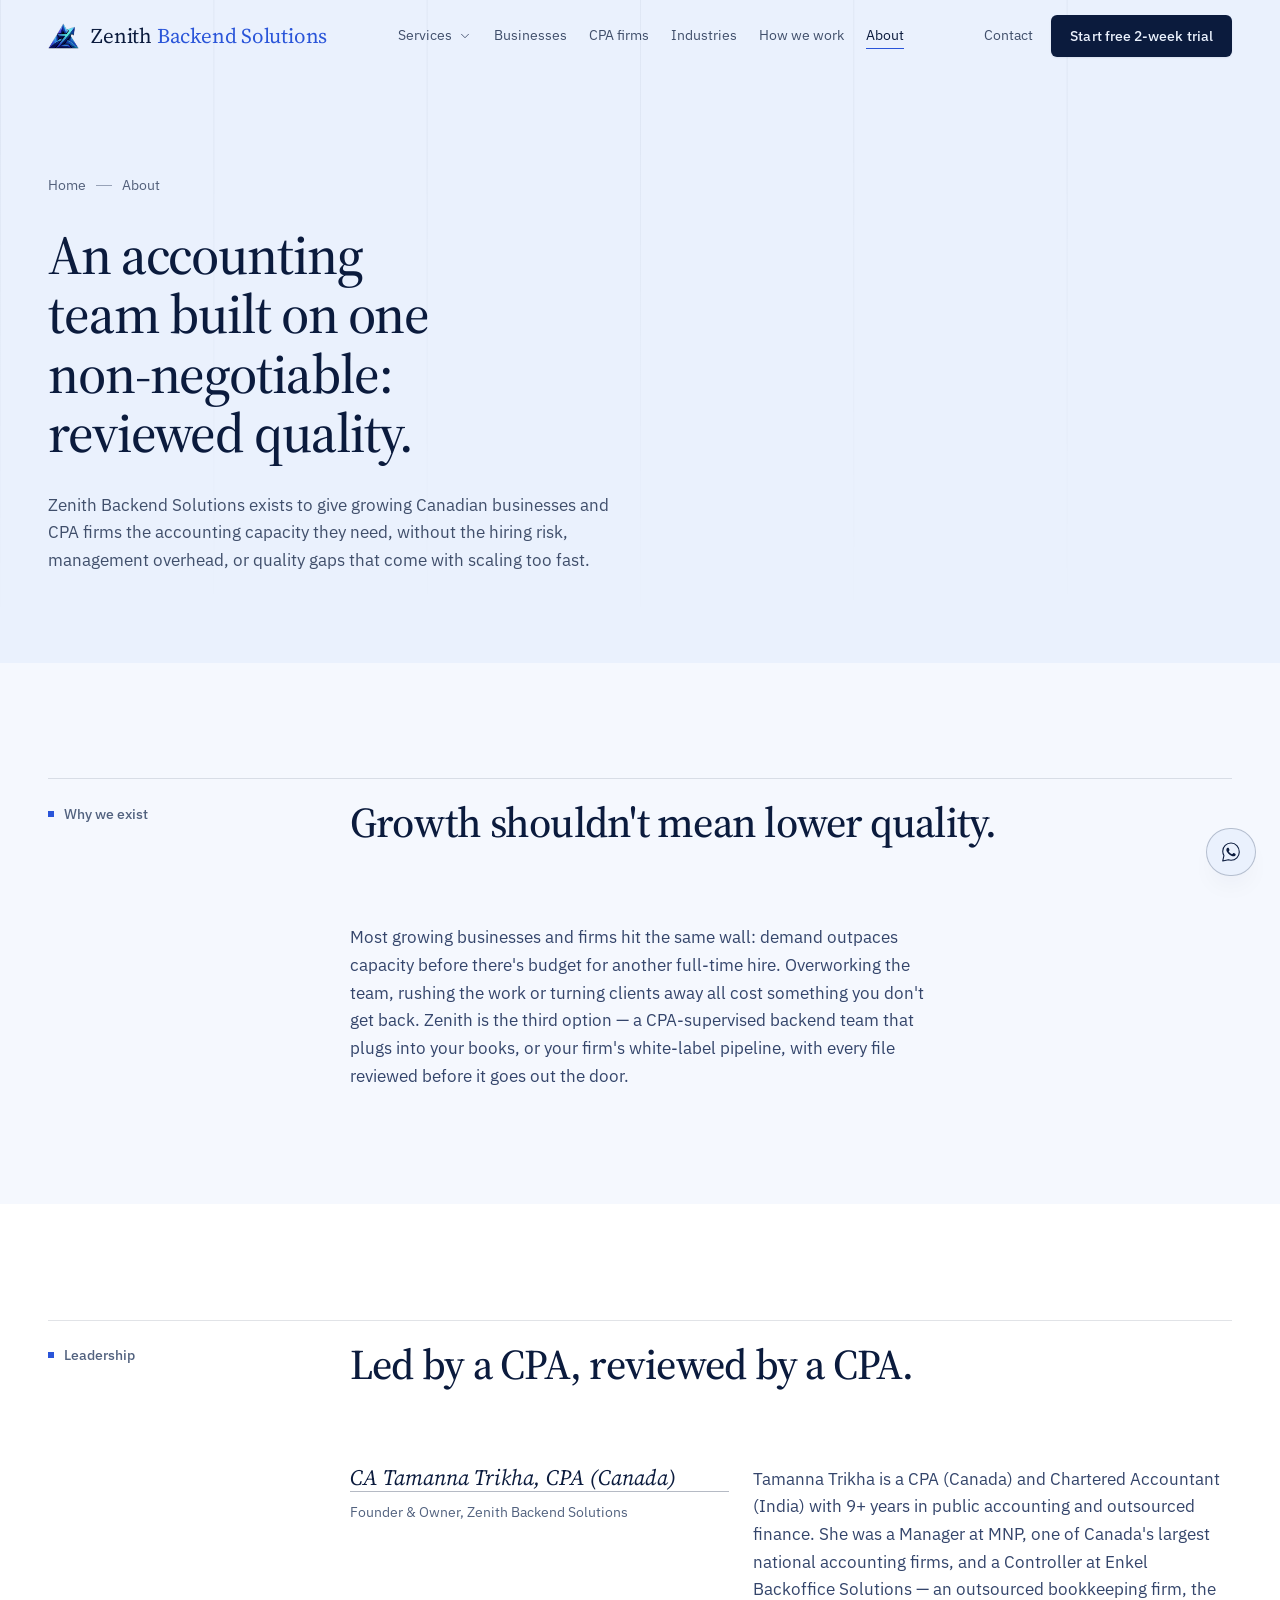
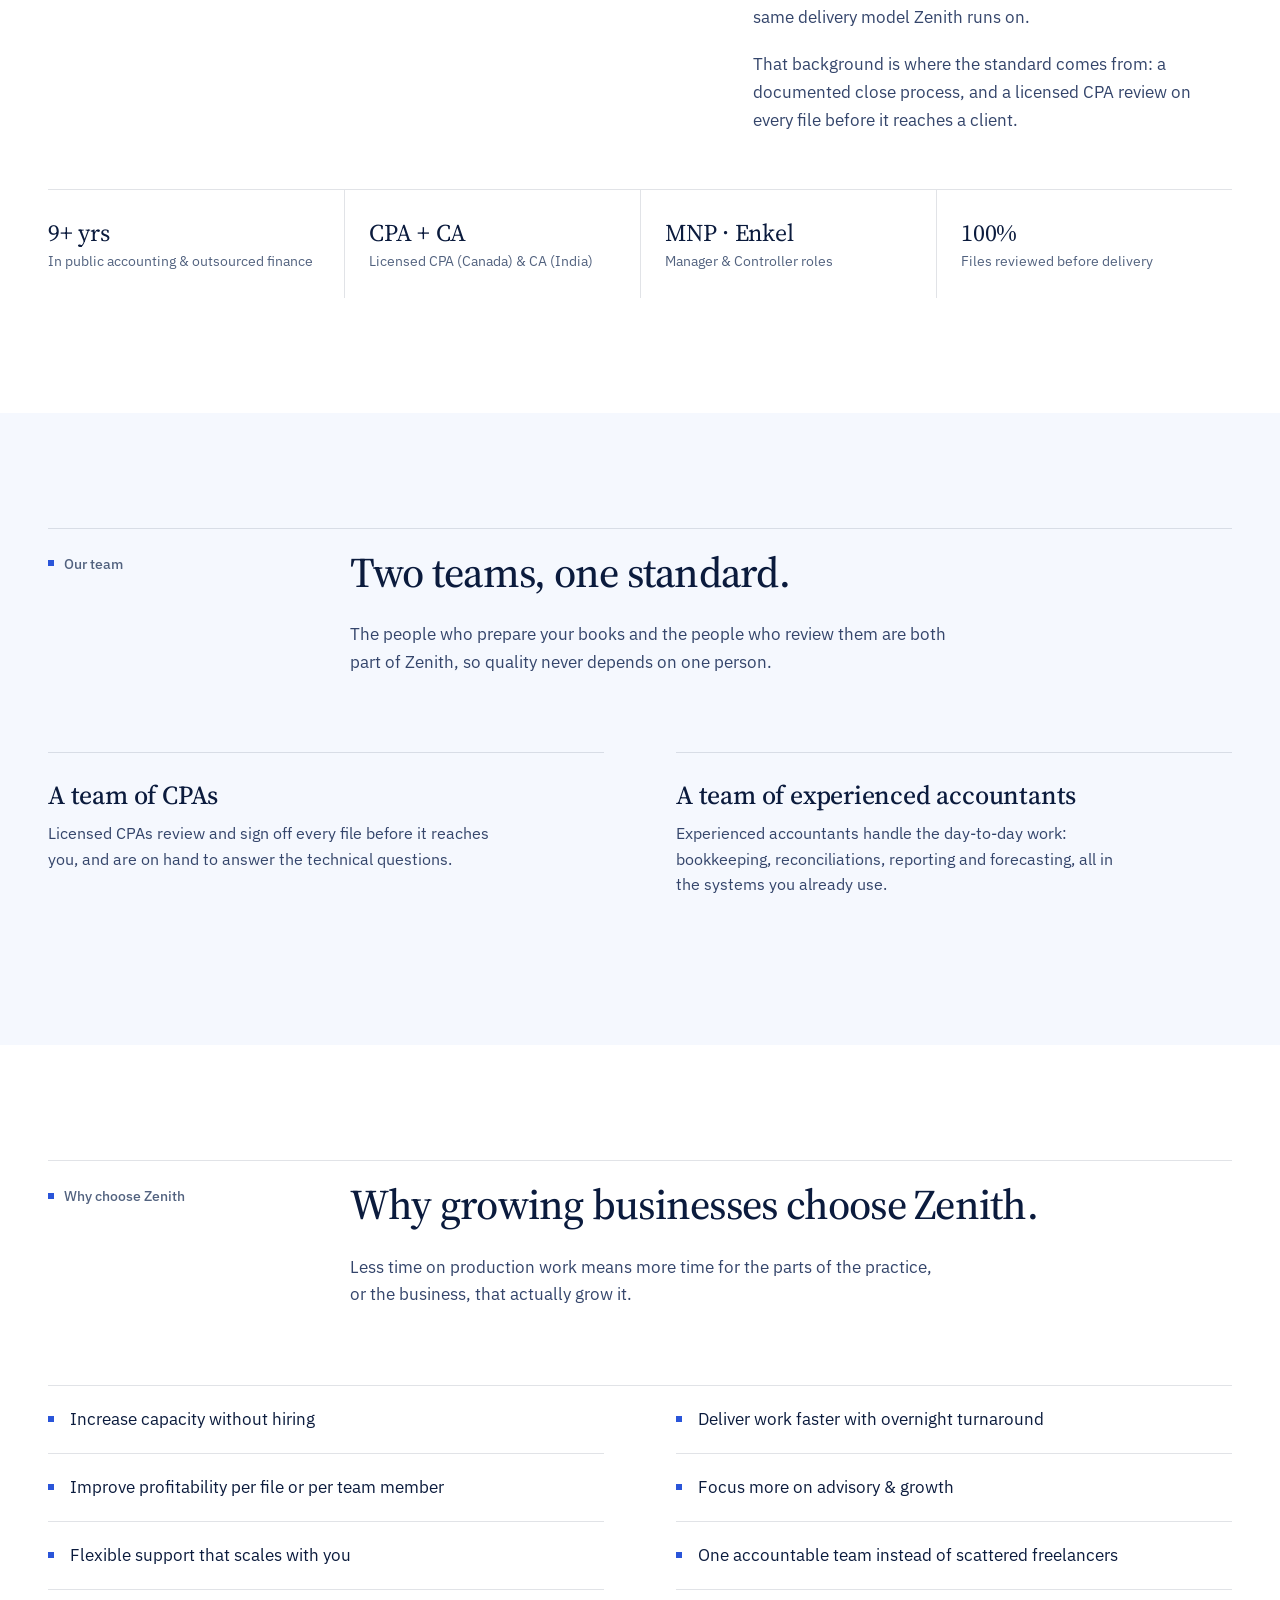
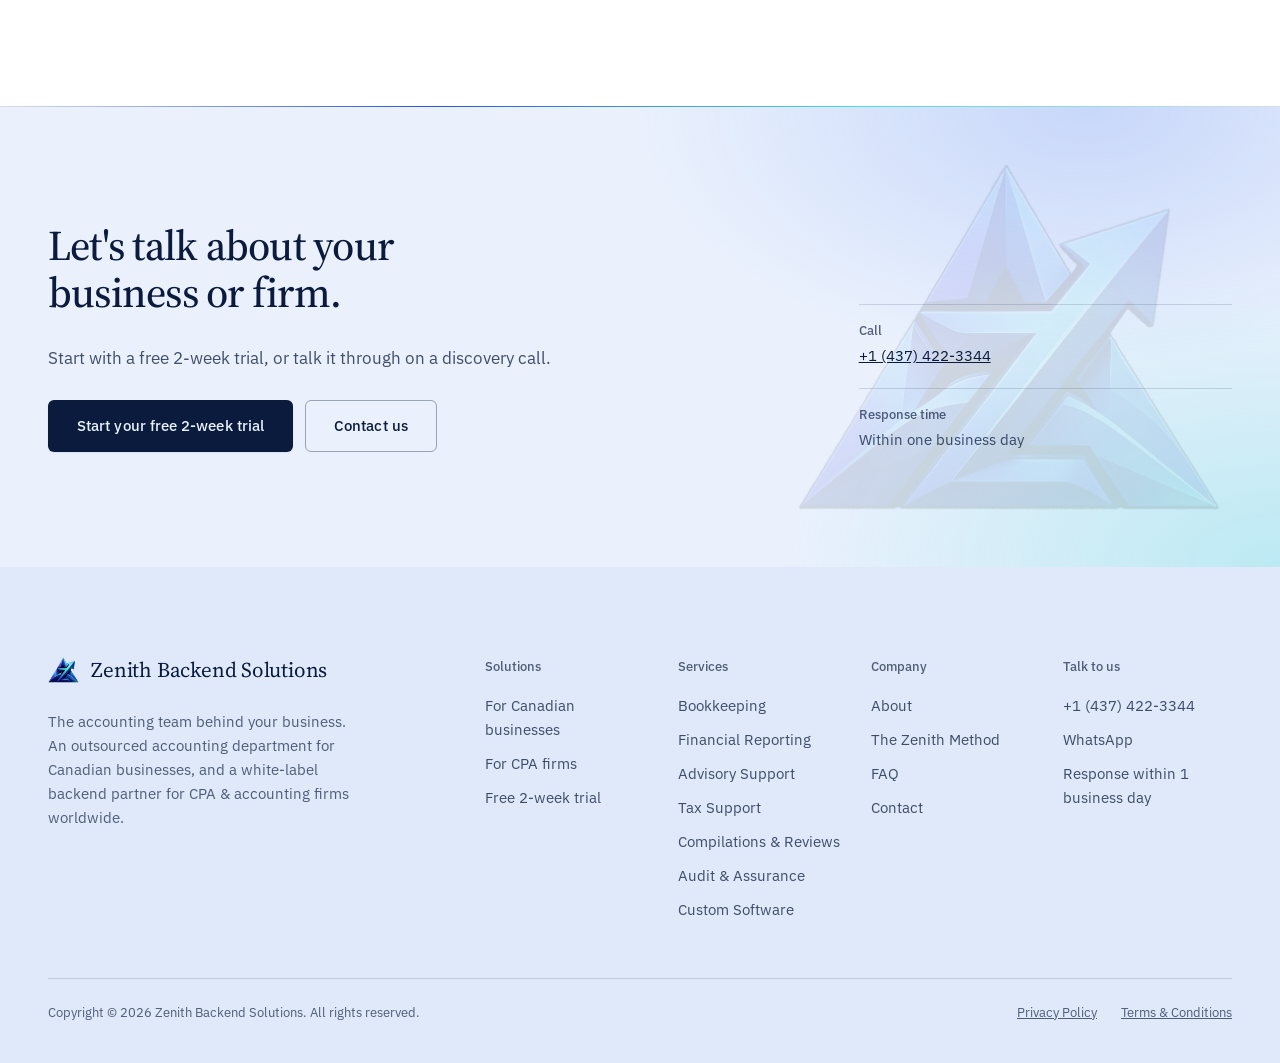
<file: about.html>
<!DOCTYPE html>
<html lang="en-CA">
<head>
<meta charset="UTF-8" />
<meta name="viewport" content="width=device-width, initial-scale=1, viewport-fit=cover" />
<title>About Zenith | CPA-Reviewed Accounting Team in Canada</title>
<meta name="description" content="Meet the approach behind Zenith Backend Solutions: in-house licensed CPAs, a documented close process and a review step on every file before it reaches you." />
<meta name="robots" content="index,follow,max-image-preview:large" />
<meta name="theme-color" content="#F5F8FE" />
<link rel="canonical" href="https://www.zenithbackendsolutions.com/about.html" />
<link rel="icon" href="assets/favicon.ico" sizes="any" />
<link rel="icon" type="image/png" sizes="32x32" href="assets/favicon-32.png" />
<link rel="icon" type="image/png" sizes="192x192" href="assets/icon-192.png" />
<link rel="apple-touch-icon" href="assets/apple-touch-icon.png" />
<meta property="og:site_name" content="Zenith Backend Solutions" />
<meta property="og:type" content="website" />
<meta property="og:locale" content="en_CA" />
<meta property="og:title" content="About Zenith | CPA-Reviewed Accounting Team in Canada" />
<meta property="og:description" content="Meet the approach behind Zenith Backend Solutions: in-house licensed CPAs, a documented close process and a review step on every file before it reaches you." />
<meta property="og:url" content="https://www.zenithbackendsolutions.com/about.html" />
<meta property="og:image" content="https://www.zenithbackendsolutions.com/assets/og-image.png" />
<meta property="og:image:width" content="1200" />
<meta property="og:image:height" content="630" />
<meta property="og:image:alt" content="Zenith Backend Solutions: the accounting team behind your business" />
<meta name="twitter:card" content="summary_large_image" />
<meta name="twitter:title" content="About Zenith | CPA-Reviewed Accounting Team in Canada" />
<meta name="twitter:image" content="https://www.zenithbackendsolutions.com/assets/og-image.png" />
<link rel="preconnect" href="https://fonts.googleapis.com" />
<link rel="preconnect" href="https://fonts.gstatic.com" crossorigin />
<link href="https://fonts.googleapis.com/css2?family=Source+Serif+4:opsz,wght@8..60,500;8..60,600&family=IBM+Plex+Sans:wght@400;500;600&display=swap" rel="stylesheet" />
<link rel="stylesheet" href="assets/style.css" />
<script type="application/ld+json">{"@context": "https://schema.org", "@graph": [{"@type": ["AccountingService", "ProfessionalService"], "@id": "https://www.zenithbackendsolutions.com/#organization", "name": "Zenith Backend Solutions", "url": "https://www.zenithbackendsolutions.com/", "logo": "https://www.zenithbackendsolutions.com/assets/logo.png", "image": "https://www.zenithbackendsolutions.com/assets/og-image.png", "telephone": "+1-437-422-3344", "areaServed": {"@type": "Country", "name": "Canada"}, "availableLanguage": "English", "description": "CPA-reviewed outsourced accounting for Canadian businesses, and white-label backend support for CPA and accounting firms.", "knowsAbout": ["Outsourced accounting", "Bookkeeping", "Financial reporting", "GST/HST", "Payroll reconciliation", "QuickBooks Online", "Xero", "White-label accounting", "Custom accounting software development"], "contactPoint": {"@type": "ContactPoint", "telephone": "+1-437-422-3344", "contactType": "sales", "areaServed": "CA", "availableLanguage": "English"}, "hasOfferCatalog": {"@type": "OfferCatalog", "name": "Accounting services", "itemListElement": [{"@type": "Offer", "itemOffered": {"@type": "Service", "name": "Bookkeeping", "description": "Daily transaction coding, reconciliations, payables and receivables across QuickBooks Online, Xero and other major platforms.", "provider": {"@id": "https://www.zenithbackendsolutions.com/#organization"}}}, {"@type": "Offer", "itemOffered": {"@type": "Service", "name": "Financial Reporting", "description": "Month-end packages, management reports and KPI dashboards.", "provider": {"@id": "https://www.zenithbackendsolutions.com/#organization"}}}, {"@type": "Offer", "itemOffered": {"@type": "Service", "name": "Advisory Support", "description": "Cash-flow forecasts, budget-to-actual analysis and financial models.", "provider": {"@id": "https://www.zenithbackendsolutions.com/#organization"}}}, {"@type": "Offer", "itemOffered": {"@type": "Service", "name": "Tax Support", "description": "Year-end working papers, GST/HST and payroll remittance reconciliations.", "provider": {"@id": "https://www.zenithbackendsolutions.com/#organization"}}}, {"@type": "Offer", "itemOffered": {"@type": "Service", "name": "Compilations & Reviews", "description": "Engagement files and financial statements prepared and CPA-reviewed.", "provider": {"@id": "https://www.zenithbackendsolutions.com/#organization"}}}, {"@type": "Offer", "itemOffered": {"@type": "Service", "name": "Audit & Assurance", "description": "Audit and assurance engagements planned, tested and signed off by our in-house licensed CPAs.", "provider": {"@id": "https://www.zenithbackendsolutions.com/#organization"}}}, {"@type": "Offer", "itemOffered": {"@type": "Service", "name": "Custom Accounting Software", "description": "In-house accounting software, plus bespoke customization of that platform to a business's or CPA firm's specific workflows and reporting needs.", "provider": {"@id": "https://www.zenithbackendsolutions.com/#organization"}}}]}}, {"@type": "BreadcrumbList", "itemListElement": [{"@type": "ListItem", "position": 1, "name": "Home", "item": "https://www.zenithbackendsolutions.com/"}, {"@type": "ListItem", "position": 2, "name": "About", "item": "https://www.zenithbackendsolutions.com/about.html"}]}, {"@type": "WebPage", "@id": "https://www.zenithbackendsolutions.com/about.html#webpage", "url": "https://www.zenithbackendsolutions.com/about.html", "name": "About Zenith | CPA-Reviewed Accounting Team in Canada", "isPartOf": {"@id": "https://www.zenithbackendsolutions.com/#website"}, "about": {"@id": "https://www.zenithbackendsolutions.com/#organization"}, "inLanguage": "en-CA"}]}</script>
</head>
<body>
<a class="skip" href="#main">Skip to content</a>
<svg width="0" height="0" style="position:absolute" aria-hidden="true" focusable="false">
<symbol id="i-check" viewBox="0 0 24 24"><path d="M5 12.5l4.5 4.5L19 7.5"/></symbol>
<symbol id="i-arrow" viewBox="0 0 24 24"><path d="M5 12h14M13 6l6 6-6 6"/></symbol>
<symbol id="i-chev" viewBox="0 0 24 24"><path d="M6 9l6 6 6-6"/></symbol>
<symbol id="i-close" viewBox="0 0 24 24"><path d="M6 6l12 12M18 6L6 18"/></symbol>
<symbol id="i-phone" viewBox="0 0 24 24"><path d="M6.6 3h3l1.4 4-2 1.3a11 11 0 0 0 5.7 5.7L16 12l4 1.4v3A2.6 2.6 0 0 1 17.4 19 14.4 14.4 0 0 1 5 6.6 2.6 2.6 0 0 1 6.6 3z"/></symbol>
<symbol id="i-wa" viewBox="0 0 32 32"><path d="M16.02 3C9.4 3 4 8.37 4 14.98c0 2.24.62 4.34 1.7 6.14L4 29l8.1-1.64a12.9 12.9 0 0 0 3.92.6h.01c6.62 0 12.02-5.37 12.02-11.98C28.05 8.37 22.65 3 16.02 3z"/><path fill="currentColor" stroke="none" d="M22.1 18.68c-.33-.17-1.96-.97-2.27-1.08-.3-.11-.53-.17-.75.17-.22.33-.86 1.08-1.06 1.3-.2.22-.39.25-.72.08-.33-.17-1.4-.52-2.67-1.66-.99-.88-1.65-1.97-1.85-2.3-.19-.33-.02-.51.15-.68.15-.15.33-.39.5-.58.17-.2.22-.33.33-.56.11-.22.06-.42-.03-.58-.08-.17-.75-1.82-1.03-2.49-.27-.65-.55-.56-.75-.57-.19-.01-.42-.01-.64-.01-.22 0-.58.08-.89.42-.3.33-1.16 1.14-1.16 2.78s1.19 3.23 1.36 3.45c.17.22 2.34 3.6 5.68 5.05.79.34 1.41.54 1.9.7.8.25 1.52.22 2.09.13.64-.1 1.96-.8 2.24-1.58.28-.77.28-1.44.19-1.58-.08-.14-.3-.22-.63-.39z"/></symbol>
</svg>
<header class="site-header dark" data-header>
  <div class="wrap site-header__bar">
    <a class="brand" href="index.html" aria-label="Zenith Backend Solutions, home">
      <img src="assets/logo.png" alt="" width="32" height="26" />
      <span class="brand__name">Zenith<span> Backend Solutions</span></span>
    </a>
    <nav class="primary-nav" aria-label="Primary">
      <ul>
        <li class="has-menu">
          <button class="nav-link" type="button" data-menu-btn aria-expanded="false" aria-controls="menu-services">Services <svg class="icon" aria-hidden="true"><use href="#i-chev"/></svg></button>
          <div class="menu" id="menu-services">
            <div class="menu__grid"><a class="menu__item" href="services.html#bookkeeping"><strong>Bookkeeping</strong><span>Daily coding, reconciliations and clean books</span></a><a class="menu__item" href="services.html#reporting"><strong>Financial Reporting</strong><span>Month-end packages and KPI dashboards</span></a><a class="menu__item" href="services.html#advisory"><strong>Advisory Support</strong><span>Forecasts, cash-flow models and analysis</span></a><a class="menu__item" href="services.html#tax"><strong>Tax Support</strong><span>Working papers and schedules</span></a><a class="menu__item" href="services.html#compilations"><strong>Compilations & Reviews</strong><span>Backend engagement file preparation</span></a><a class="menu__item" href="services.html#audit"><strong>Audit & Assurance</strong><span>Engagements we run and sign off</span></a><a class="menu__item" href="services.html#software"><strong>Custom Software</strong><span>In-house platform, built around you</span></a></div>
            <div class="menu__foot"><span>Not sure where to start?</span><a class="link" href="services.html">See all services</a></div>
          </div>
        </li>
        <li><a class="nav-link" href="who-we-serve.html#businesses">Businesses</a></li>
        <li><a class="nav-link" href="who-we-serve.html#firms">CPA firms</a></li>
        <li><a class="nav-link" href="index.html#industries">Industries</a></li>
        <li><a class="nav-link" href="index.html#method">How we work</a></li>
        <li><a class="nav-link" href="about.html" aria-current="page">About</a></li>
      </ul>
    </nav>
    <div class="header-actions">
      <a class="nav-link" href="contact.html">Contact</a>
      <button class="btn btn--primary btn--sm" type="button" data-open-trial>Start free 2-week trial</button>
    </div>
    <button class="menu-toggle" id="menuToggle" type="button" aria-label="Open menu" aria-expanded="false" aria-controls="mobileSheet"><span></span><span></span></button>
  </div>
  <div class="progress" aria-hidden="true"></div>
</header>
<div class="sheet dark" id="mobileSheet">
  <a class="sheet__link" href="who-we-serve.html#businesses">Businesses</a>
  <a class="sheet__link" href="who-we-serve.html#firms">CPA firms</a>
  <details>
    <summary>Services <svg class="icon" aria-hidden="true"><use href="#i-chev"/></svg></summary>
    <div class="sheet__sub"><a href="services.html#bookkeeping">Bookkeeping</a><a href="services.html#reporting">Financial Reporting</a><a href="services.html#advisory">Advisory Support</a><a href="services.html#tax">Tax Support</a><a href="services.html#compilations">Compilations & Reviews</a><a href="services.html#audit">Audit & Assurance</a><a href="services.html#software">Custom Software</a><a href="services.html">All services</a></div>
  </details>
  <a class="sheet__link" href="index.html#industries">Industries</a>
  <a class="sheet__link" href="index.html#method">How we work</a>
  <a class="sheet__link" href="about.html">About</a>
  <a class="sheet__link" href="contact.html">Contact</a>
  <div class="sheet__cta">
    <button class="btn btn--primary" type="button" data-magnetic data-open-trial>Start your free 2-week trial</button>
    <a class="btn btn--ghost" href="tel:+14374223344">Book a discovery call</a>
  </div>
  <p class="sheet__meta">+1 (437) 422-3344 &middot; Response within one business day</p>
</div>
<main id="main">
<section class="section page-hero dark" style="padding-bottom:clamp(56px,7vw,96px)">
  <div class="wrap">
    <p class="crumbs"><a href="index.html">Home</a><i></i><span>About</span></p>
    <h1 class="h-page">An accounting team built on one non-negotiable: reviewed quality.</h1>
    <p class="lede">Zenith Backend Solutions exists to give growing Canadian businesses and CPA firms the accounting capacity they need, without the hiring risk, management overhead, or quality gaps that come with scaling too fast.</p>
  </div>
</section>
<section class="section">
  <div class="wrap">
    <div class="sec-head rv"><p class="sec-head__tag">Why we exist</p><div class="sec-head__body"><h2 class="h-section">Growth shouldn't mean lower quality.</h2></div></div>
    <div class="split">
      <div class="stack rv" style="grid-column:4 / 12;--stack:1.5rem">
        <p class="lede">Most growing businesses and firms hit the same wall: demand outpaces capacity before there's budget for another full-time hire. Overworking the team, rushing the work or turning clients away all cost something you don't get back. Zenith is the third option — a CPA-supervised backend team that plugs into your books, or your firm's white-label pipeline, with every file reviewed before it goes out the door.</p>
      </div>
    </div>
  </div>
</section>
<section class="section paper" id="leadership">
  <div class="wrap">
    <div class="sec-head rv"><p class="sec-head__tag">Leadership</p><div class="sec-head__body"><h2 class="h-section">Led by a CPA, reviewed by a CPA.</h2></div></div>
    <div class="split">
      <div class="rv" style="grid-column:4 / 8">
        <p class="sign__name">CA Tamanna Trikha, CPA (Canada)</p>
        <p class="small" style="margin-top:10px;color:var(--fg-3)">Founder &amp; Owner, Zenith Backend Solutions</p>
      </div>
      <div class="stack rv" style="grid-column:8 / 13;--stack:1.25rem">
        <p class="lede">Tamanna Trikha is a CPA (Canada) and Chartered Accountant (India) with 9+ years in public accounting and outsourced finance. She was a Manager at MNP, one of Canada's largest national accounting firms, and a Controller at Enkel Backoffice Solutions — an outsourced bookkeeping firm, the same delivery model Zenith runs on.</p>
        <p class="lede">That background is where the standard comes from: a documented close process, and a licensed CPA review on every file before it reaches a client.</p>
      </div>
    </div>
    <div class="proofbar rv" style="margin-top:56px"><ul>
      <li><strong>9+ yrs</strong>In public accounting &amp; outsourced finance</li>
      <li><strong>CPA + CA</strong>Licensed CPA (Canada) &amp; CA (India)</li>
      <li><strong>MNP · Enkel</strong>Manager &amp; Controller roles</li>
      <li><strong>100%</strong>Files reviewed before delivery</li>
    </ul></div>
  </div>
</section>
<section class="section" id="team">
  <div class="wrap">
    <div class="sec-head rv"><p class="sec-head__tag">Our team</p><div class="sec-head__body"><h2 class="h-section">Two teams, one standard.</h2><p class="lede">The people who prepare your books and the people who review them are both part of Zenith, so quality never depends on one person.</p></div></div>
    <div class="outcomes">
      <div class="outcome rv"><h3>A team of CPAs</h3><p>Licensed CPAs review and sign off every file before it reaches you, and are on hand to answer the technical questions.</p></div>
      <div class="outcome rv" style="--d:.08s"><h3>A team of experienced accountants</h3><p>Experienced accountants handle the day-to-day work: bookkeeping, reconciliations, reporting and forecasting, all in the systems you already use.</p></div>
    </div>
  </div>
</section>
<section class="section paper">
  <div class="wrap">
    <div class="sec-head rv">
      <p class="sec-head__tag">Why choose Zenith</p>
      <div class="sec-head__body"><h2 class="h-section">Why growing businesses choose Zenith.</h2><p class="lede">Less time on production work means more time for the parts of the practice, or the business, that actually grow it.</p></div>
    </div>
    <ul class="benefits rv">
      <li>Increase capacity without hiring</li><li>Deliver work faster with overnight turnaround</li>
      <li>Improve profitability per file or per team member</li><li>Focus more on advisory &amp; growth</li>
      <li>Flexible support that scales with you</li><li>One accountable team instead of scattered freelancers</li>
    </ul>
  </div>
</section>
</main>
<div class="divider rv" aria-hidden="true"></div>
<section class="section dark cta-band" data-dock-hide>
  <div class="wrap cta-final">
    <div class="stack rv" style="--stack:1.75rem">
      <h2 class="h-section">Let's talk about your business or firm.</h2>
      <p class="lede">Start with a free 2-week trial, or talk it through on a discovery call.</p>
      <div class="btn-row"><button class="btn btn--primary" type="button" data-magnetic data-open-trial>Start your free 2-week trial</button><a class="btn btn--ghost" href="contact.html">Contact us</a></div>
    </div>
    <div class="cta-final__side rv" style="--d:.1s">
      <div><b>Call</b><a href="tel:+14374223344">+1 (437) 422-3344</a></div>
      <div><b>Response time</b>Within one business day</div>
      
    </div>
  </div>
</section>
<footer class="site-footer dark deep" data-dock-hide>
  <div class="wrap">
    <div class="foot">
      <div class="foot__brand">
        <a class="brand" href="index.html" aria-label="Zenith Backend Solutions, home">
          <img src="assets/logo.png" alt="" width="32" height="26" />
          <span class="brand__name">Zenith Backend Solutions</span>
        </a>
        <p>The accounting team behind your business. An outsourced accounting department for Canadian businesses, and a white-label backend partner for CPA &amp; accounting firms worldwide.</p>
      </div>
      <div class="foot__cols">
        <div><h2>Solutions</h2><ul>
          <li><a href="who-we-serve.html#businesses">For Canadian businesses</a></li>
          <li><a href="who-we-serve.html#firms">For CPA firms</a></li>
          <li><a href="index.html#trial">Free 2-week trial</a></li>
        </ul></div>
        <div><h2>Services</h2><ul><li><a href="services.html#bookkeeping">Bookkeeping</a></li><li><a href="services.html#reporting">Financial Reporting</a></li><li><a href="services.html#advisory">Advisory Support</a></li><li><a href="services.html#tax">Tax Support</a></li><li><a href="services.html#compilations">Compilations & Reviews</a></li><li><a href="services.html#audit">Audit & Assurance</a></li><li><a href="services.html#software">Custom Software</a></li></ul></div>
        <div><h2>Company</h2><ul>
          <li><a href="about.html">About</a></li>
          <li><a href="index.html#method">The Zenith Method</a></li>
          <li><a href="contact.html#faq">FAQ</a></li>
          <li><a href="contact.html">Contact</a></li>
        </ul></div>
        <div><h2>Talk to us</h2><ul>
          <li><a href="tel:+14374223344">+1 (437) 422-3344</a></li>
          <li><a href="https://wa.me/14374223344?text=Hi%2C%20I%27d%20like%20to%20know%20more%20about%20Zenith%20Backend%20Solutions%27%20services." target="_blank" rel="noopener">WhatsApp</a></li>
          <li>Response within 1 business day</li>
        </ul></div>
      </div>
    </div>
    <div class="foot__legal">
      <span>Copyright &copy; <span id="year">2026</span> Zenith Backend Solutions. All rights reserved.</span>
      <nav aria-label="Legal"><a href="#">Privacy Policy</a><a href="#">Terms &amp; Conditions</a></nav>
    </div>
  </div>
</footer>
<div class="modal" id="trialModal" role="dialog" aria-modal="true" aria-labelledby="trialModalTitle" aria-hidden="true">
  <div class="modal__dialog">
    <button class="modal__close" type="button" aria-label="Close" data-close-trial><svg class="icon" aria-hidden="true"><use href="#i-close"/></svg></button>
    <div id="trialFormView">
      <h2 id="trialModalTitle">Start your free 2-week trial</h2>
      <p class="lede-sm">Tell us a bit about your firm or business and we'll be in touch shortly.</p>
      <div class="modal__perks"><span><svg class="icon" aria-hidden="true"><use href="#i-check"/></svg>On your live books</span><span><svg class="icon" aria-hidden="true"><use href="#i-check"/></svg>No commitment</span><span><svg class="icon" aria-hidden="true"><use href="#i-check"/></svg>NDA-backed</span></div>
      <form id="trialForm" class="form" action="https://formspree.io/f/mbdvalee" method="POST" novalidate>
        <input type="hidden" name="_subject" value="New Free Trial Request — Zenith Backend Solutions" />
        <div class="hp" aria-hidden="true"><label>Leave this field empty <input type="text" name="_gotcha" tabindex="-1" autocomplete="off" /></label></div>
        <div class="field"><label for="trialName">Name</label>
          <input id="trialName" name="name" type="text" autocomplete="name" required placeholder="Jordan Smith" data-msg-missing="Enter your name." />
          <p class="field__err" role="alert"></p></div>
        <div class="field"><label for="trialOrg">Business or firm name</label>
          <input id="trialOrg" name="organization" type="text" autocomplete="organization" required placeholder="Smith &amp; Co." data-msg-missing="Enter your business or firm name." />
          <p class="field__err" role="alert"></p></div>
        <div class="field"><label for="trialEmail">Email</label>
          <input id="trialEmail" name="email" type="email" autocomplete="email" required placeholder="jordan@smithco.ca" data-msg-missing="Enter your email address." data-msg-type="Enter a valid email address, like name@company.ca." />
          <p class="field__err" role="alert"></p></div>
        <div class="field"><label for="trialType">I am a</label>
          <select id="trialType" name="inquirer_type"><option>Canadian business</option><option>CPA / Accounting firm</option><option>Other</option></select></div>
        <button id="trialSubmitBtn" class="btn btn--primary btn--block" type="submit">Submit Request</button>
        <p id="trialErrorMsg" class="form__err" role="alert" tabindex="-1" hidden>Something went wrong. Please try again or email us directly.</p>
        <p class="form__note">We typically respond within one business day.</p>
      </form>
    </div>
    <div id="trialSuccessView" class="success" hidden>
      <div class="success__mark"><svg class="icon" aria-hidden="true"><use href="#i-check"/></svg></div>
      <h2>Request received</h2>
      <p>Thanks — we've received your details and will be in touch shortly.</p>
      <p>Next: a discovery call to understand your business, then secure access set up before your trial begins.</p>
      <button class="btn btn--primary" type="button" data-close-trial>Close</button>
    </div>
  </div>
</div>
<a class="wa" href="https://wa.me/14374223344?text=Hi%2C%20I%27d%20like%20to%20know%20more%20about%20Zenith%20Backend%20Solutions%27%20services." target="_blank" rel="noopener" aria-label="Chat with us on WhatsApp"><svg class="icon" aria-hidden="true"><use href="#i-wa"/></svg><span class="wa__label">Chat on WhatsApp</span></a>
<div class="dock dark" role="region" aria-label="Quick actions">
  <button class="btn btn--primary" type="button" data-open-trial>Start free 2-week trial</button>
  <a class="btn btn--ghost btn--icon" href="tel:+14374223344" aria-label="Call Zenith"><svg class="icon" aria-hidden="true"><use href="#i-phone"/></svg></a>
  <a class="btn btn--ghost btn--icon" href="https://wa.me/14374223344?text=Hi%2C%20I%27d%20like%20to%20know%20more%20about%20Zenith%20Backend%20Solutions%27%20services." target="_blank" rel="noopener" aria-label="WhatsApp"><svg class="icon" aria-hidden="true"><use href="#i-wa"/></svg></a>
</div>
<script src="assets/main.js"></script>
</body>
</html>
</file>
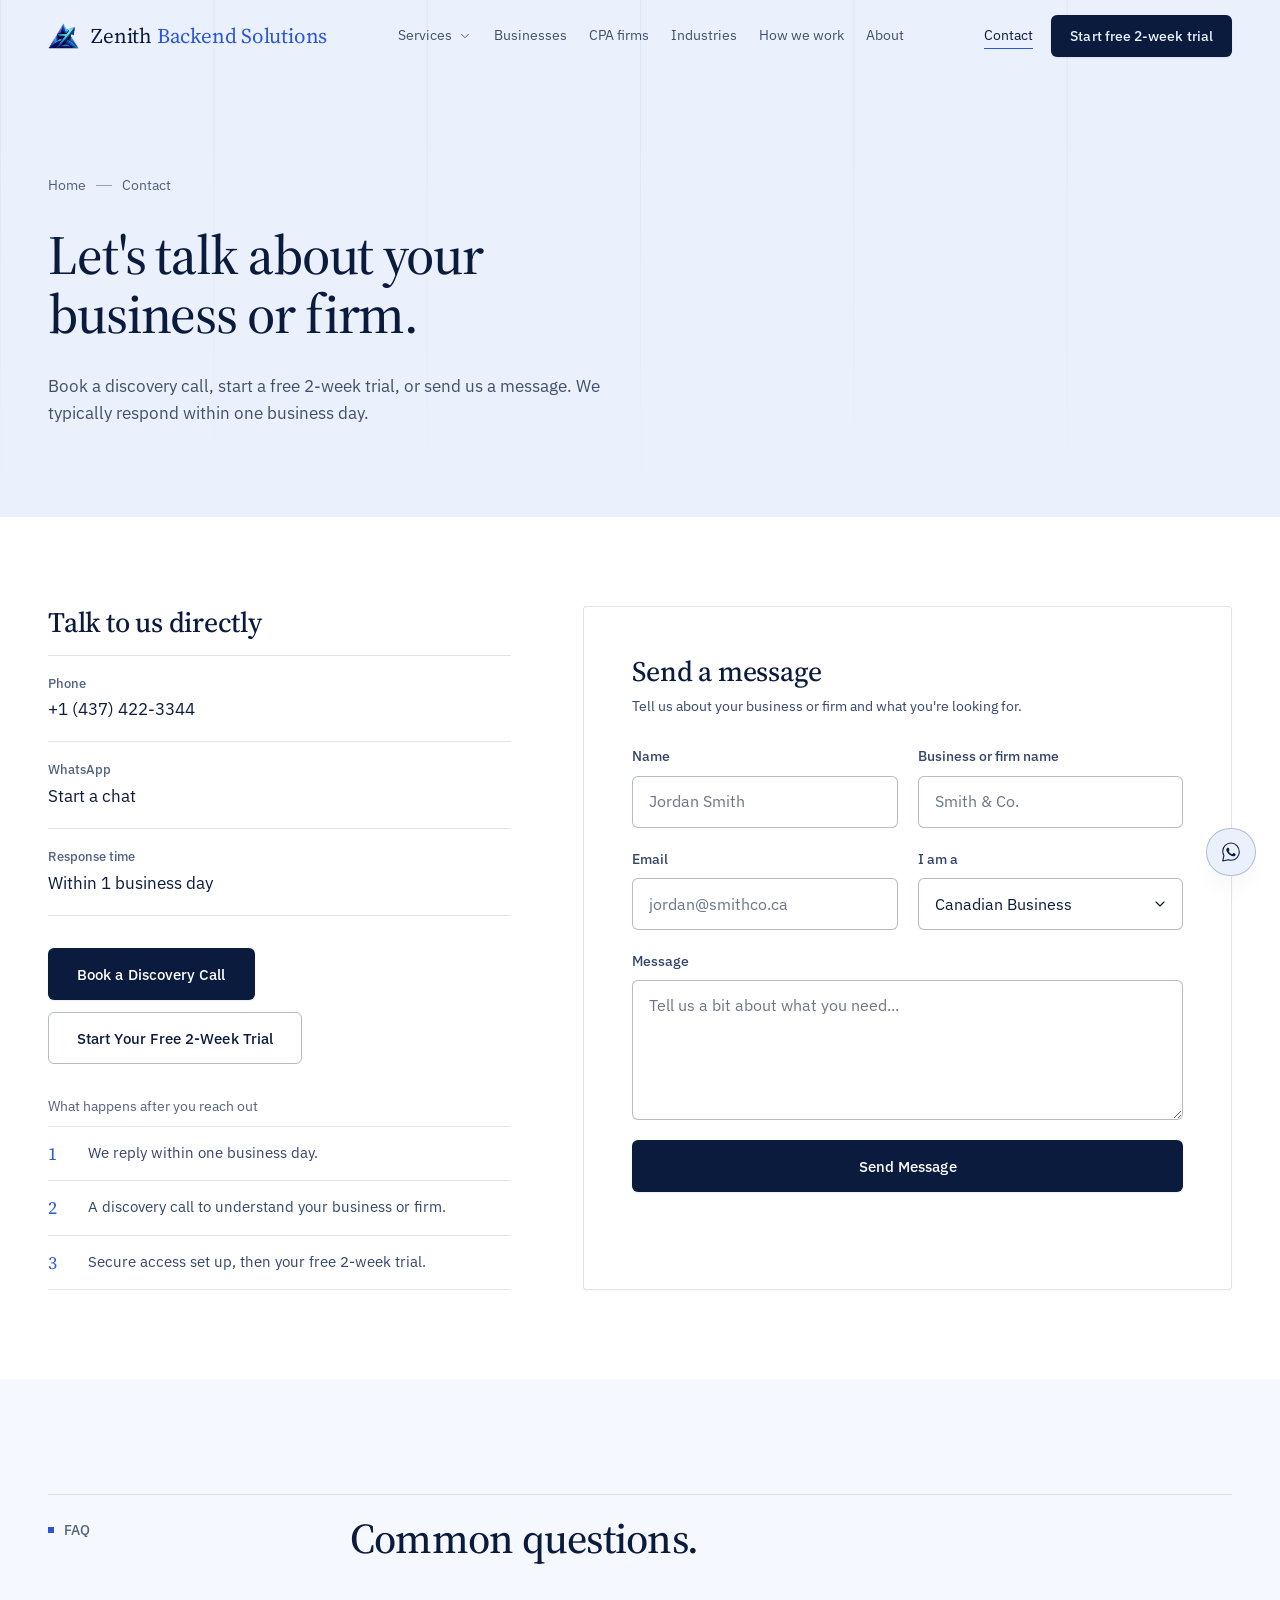
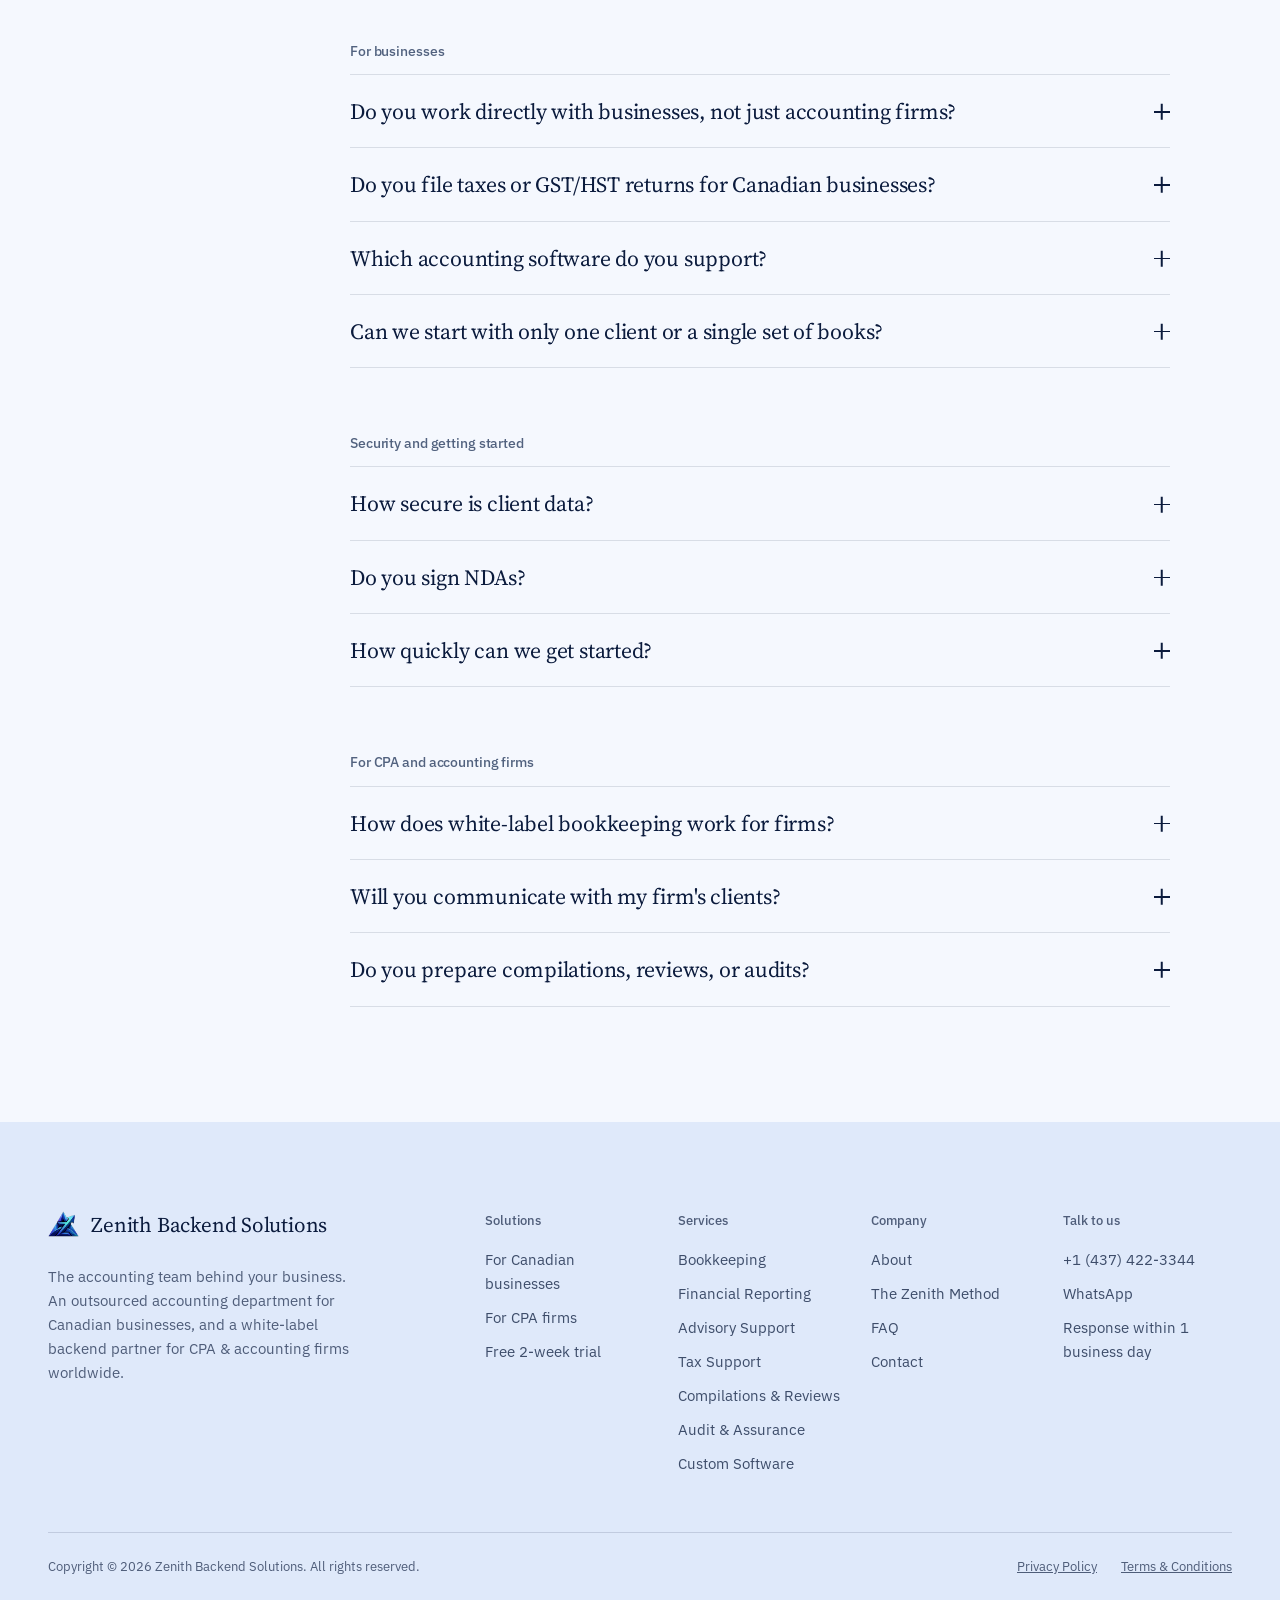
<file: contact.html>
<!DOCTYPE html>
<html lang="en-CA">
<head>
<meta charset="UTF-8" />
<meta name="viewport" content="width=device-width, initial-scale=1, viewport-fit=cover" />
<title>Book a Discovery Call or Free Trial | Zenith Backend Solutions</title>
<meta name="description" content="Book a discovery call, start a free 2-week trial or message Zenith. Answers to common questions from Canadian businesses and CPA firms about outsourced accounting." />
<meta name="robots" content="index,follow,max-image-preview:large" />
<meta name="theme-color" content="#F5F8FE" />
<link rel="canonical" href="https://www.zenithbackendsolutions.com/contact.html" />
<link rel="icon" href="assets/favicon.ico" sizes="any" />
<link rel="icon" type="image/png" sizes="32x32" href="assets/favicon-32.png" />
<link rel="icon" type="image/png" sizes="192x192" href="assets/icon-192.png" />
<link rel="apple-touch-icon" href="assets/apple-touch-icon.png" />
<meta property="og:site_name" content="Zenith Backend Solutions" />
<meta property="og:type" content="website" />
<meta property="og:locale" content="en_CA" />
<meta property="og:title" content="Book a Discovery Call or Free Trial | Zenith Backend Solutions" />
<meta property="og:description" content="Book a discovery call, start a free 2-week trial or message Zenith. Answers to common questions from Canadian businesses and CPA firms about outsourced accounting." />
<meta property="og:url" content="https://www.zenithbackendsolutions.com/contact.html" />
<meta property="og:image" content="https://www.zenithbackendsolutions.com/assets/og-image.png" />
<meta property="og:image:width" content="1200" />
<meta property="og:image:height" content="630" />
<meta property="og:image:alt" content="Zenith Backend Solutions: the accounting team behind your business" />
<meta name="twitter:card" content="summary_large_image" />
<meta name="twitter:title" content="Book a Discovery Call or Free Trial | Zenith Backend Solutions" />
<meta name="twitter:image" content="https://www.zenithbackendsolutions.com/assets/og-image.png" />
<link rel="preconnect" href="https://fonts.googleapis.com" />
<link rel="preconnect" href="https://fonts.gstatic.com" crossorigin />
<link href="https://fonts.googleapis.com/css2?family=Source+Serif+4:opsz,wght@8..60,500;8..60,600&family=IBM+Plex+Sans:wght@400;500;600&display=swap" rel="stylesheet" />
<link rel="stylesheet" href="assets/style.css" />
<script type="application/ld+json">{"@context": "https://schema.org", "@graph": [{"@type": ["AccountingService", "ProfessionalService"], "@id": "https://www.zenithbackendsolutions.com/#organization", "name": "Zenith Backend Solutions", "url": "https://www.zenithbackendsolutions.com/", "logo": "https://www.zenithbackendsolutions.com/assets/logo.png", "image": "https://www.zenithbackendsolutions.com/assets/og-image.png", "telephone": "+1-437-422-3344", "areaServed": {"@type": "Country", "name": "Canada"}, "availableLanguage": "English", "description": "CPA-reviewed outsourced accounting for Canadian businesses, and white-label backend support for CPA and accounting firms.", "knowsAbout": ["Outsourced accounting", "Bookkeeping", "Financial reporting", "GST/HST", "Payroll reconciliation", "QuickBooks Online", "Xero", "White-label accounting", "Custom accounting software development"], "contactPoint": {"@type": "ContactPoint", "telephone": "+1-437-422-3344", "contactType": "sales", "areaServed": "CA", "availableLanguage": "English"}, "hasOfferCatalog": {"@type": "OfferCatalog", "name": "Accounting services", "itemListElement": [{"@type": "Offer", "itemOffered": {"@type": "Service", "name": "Bookkeeping", "description": "Daily transaction coding, reconciliations, payables and receivables across QuickBooks Online, Xero and other major platforms.", "provider": {"@id": "https://www.zenithbackendsolutions.com/#organization"}}}, {"@type": "Offer", "itemOffered": {"@type": "Service", "name": "Financial Reporting", "description": "Month-end packages, management reports and KPI dashboards.", "provider": {"@id": "https://www.zenithbackendsolutions.com/#organization"}}}, {"@type": "Offer", "itemOffered": {"@type": "Service", "name": "Advisory Support", "description": "Cash-flow forecasts, budget-to-actual analysis and financial models.", "provider": {"@id": "https://www.zenithbackendsolutions.com/#organization"}}}, {"@type": "Offer", "itemOffered": {"@type": "Service", "name": "Tax Support", "description": "Year-end working papers, GST/HST and payroll remittance reconciliations.", "provider": {"@id": "https://www.zenithbackendsolutions.com/#organization"}}}, {"@type": "Offer", "itemOffered": {"@type": "Service", "name": "Compilations & Reviews", "description": "Engagement files and financial statements prepared and CPA-reviewed.", "provider": {"@id": "https://www.zenithbackendsolutions.com/#organization"}}}, {"@type": "Offer", "itemOffered": {"@type": "Service", "name": "Audit & Assurance", "description": "Audit and assurance engagements planned, tested and signed off by our in-house licensed CPAs.", "provider": {"@id": "https://www.zenithbackendsolutions.com/#organization"}}}, {"@type": "Offer", "itemOffered": {"@type": "Service", "name": "Custom Accounting Software", "description": "In-house accounting software, plus bespoke customization of that platform to a business's or CPA firm's specific workflows and reporting needs.", "provider": {"@id": "https://www.zenithbackendsolutions.com/#organization"}}}]}}, {"@type": "BreadcrumbList", "itemListElement": [{"@type": "ListItem", "position": 1, "name": "Home", "item": "https://www.zenithbackendsolutions.com/"}, {"@type": "ListItem", "position": 2, "name": "Contact", "item": "https://www.zenithbackendsolutions.com/contact.html"}]}, {"@type": "WebPage", "@id": "https://www.zenithbackendsolutions.com/contact.html#webpage", "url": "https://www.zenithbackendsolutions.com/contact.html", "name": "Book a Discovery Call or Free Trial | Zenith Backend Solutions", "isPartOf": {"@id": "https://www.zenithbackendsolutions.com/#website"}, "about": {"@id": "https://www.zenithbackendsolutions.com/#organization"}, "inLanguage": "en-CA"}]}</script>
<script type="application/ld+json">{"@context": "https://schema.org", "@type": "FAQPage", "mainEntity": [{"@type": "Question", "name": "Do you work directly with businesses, not just accounting firms?", "acceptedAnswer": {"@type": "Answer", "text": "Yes. Businesses across Canada engage Zenith directly as an outsourced accounting department for bookkeeping, reporting and advisory support. See the Canadian Businesses section for details."}}, {"@type": "Question", "name": "Do you file taxes or GST/HST returns for Canadian businesses?", "acceptedAnswer": {"@type": "Answer", "text": "No. We prepare and organize the underlying bookkeeping so your business's own accountant or tax preparer can file with confidence — we don't file returns on a client's behalf."}}, {"@type": "Question", "name": "Which accounting software do you support?", "acceptedAnswer": {"@type": "Answer", "text": "We work across QuickBooks Online, Xero and Sage. We've also built our own in-house accounting software, which we can customize to a business's or firm's specific workflows and reporting needs, and run alongside or instead of your current platform."}}, {"@type": "Question", "name": "Can we start with only one client or a single set of books?", "acceptedAnswer": {"@type": "Answer", "text": "Yes. Many firms and businesses start with a single file during the trial period before expanding scope."}}, {"@type": "Question", "name": "How secure is client data?", "acceptedAnswer": {"@type": "Answer", "text": "We follow data privacy-aligned practices, use secure portal access, and back every engagement with confidentiality and non-disclosure agreements."}}, {"@type": "Question", "name": "Do you sign NDAs?", "acceptedAnswer": {"@type": "Answer", "text": "Yes. Every engagement includes confidentiality and non-solicitation agreements as standard practice."}}, {"@type": "Question", "name": "How quickly can we get started?", "acceptedAnswer": {"@type": "Answer", "text": "Most firms and businesses move from discovery call to trial setup within one to two weeks."}}, {"@type": "Question", "name": "How does white-label bookkeeping work for firms?", "acceptedAnswer": {"@type": "Answer", "text": "We work behind your firm's brand. Files, reports, and communications are delivered under your name — your clients never see Zenith directly."}}, {"@type": "Question", "name": "Will you communicate with my firm's clients?", "acceptedAnswer": {"@type": "Answer", "text": "No. All client-facing communication stays with your firm. We operate strictly as your backend team."}}, {"@type": "Question", "name": "Do you prepare compilations, reviews, or audits?", "acceptedAnswer": {"@type": "Answer", "text": "Yes. Our in-house licensed CPAs prepare, test, and sign off on compilation, review, and audit engagement files directly — from working papers through to the final engagement report."}}]}</script>
</head>
<body>
<a class="skip" href="#main">Skip to content</a>
<svg width="0" height="0" style="position:absolute" aria-hidden="true" focusable="false">
<symbol id="i-check" viewBox="0 0 24 24"><path d="M5 12.5l4.5 4.5L19 7.5"/></symbol>
<symbol id="i-arrow" viewBox="0 0 24 24"><path d="M5 12h14M13 6l6 6-6 6"/></symbol>
<symbol id="i-chev" viewBox="0 0 24 24"><path d="M6 9l6 6 6-6"/></symbol>
<symbol id="i-close" viewBox="0 0 24 24"><path d="M6 6l12 12M18 6L6 18"/></symbol>
<symbol id="i-phone" viewBox="0 0 24 24"><path d="M6.6 3h3l1.4 4-2 1.3a11 11 0 0 0 5.7 5.7L16 12l4 1.4v3A2.6 2.6 0 0 1 17.4 19 14.4 14.4 0 0 1 5 6.6 2.6 2.6 0 0 1 6.6 3z"/></symbol>
<symbol id="i-wa" viewBox="0 0 32 32"><path d="M16.02 3C9.4 3 4 8.37 4 14.98c0 2.24.62 4.34 1.7 6.14L4 29l8.1-1.64a12.9 12.9 0 0 0 3.92.6h.01c6.62 0 12.02-5.37 12.02-11.98C28.05 8.37 22.65 3 16.02 3z"/><path fill="currentColor" stroke="none" d="M22.1 18.68c-.33-.17-1.96-.97-2.27-1.08-.3-.11-.53-.17-.75.17-.22.33-.86 1.08-1.06 1.3-.2.22-.39.25-.72.08-.33-.17-1.4-.52-2.67-1.66-.99-.88-1.65-1.97-1.85-2.3-.19-.33-.02-.51.15-.68.15-.15.33-.39.5-.58.17-.2.22-.33.33-.56.11-.22.06-.42-.03-.58-.08-.17-.75-1.82-1.03-2.49-.27-.65-.55-.56-.75-.57-.19-.01-.42-.01-.64-.01-.22 0-.58.08-.89.42-.3.33-1.16 1.14-1.16 2.78s1.19 3.23 1.36 3.45c.17.22 2.34 3.6 5.68 5.05.79.34 1.41.54 1.9.7.8.25 1.52.22 2.09.13.64-.1 1.96-.8 2.24-1.58.28-.77.28-1.44.19-1.58-.08-.14-.3-.22-.63-.39z"/></symbol>
</svg>
<header class="site-header dark" data-header>
  <div class="wrap site-header__bar">
    <a class="brand" href="index.html" aria-label="Zenith Backend Solutions, home">
      <img src="assets/logo.png" alt="" width="32" height="26" />
      <span class="brand__name">Zenith<span> Backend Solutions</span></span>
    </a>
    <nav class="primary-nav" aria-label="Primary">
      <ul>
        <li class="has-menu">
          <button class="nav-link" type="button" data-menu-btn aria-expanded="false" aria-controls="menu-services">Services <svg class="icon" aria-hidden="true"><use href="#i-chev"/></svg></button>
          <div class="menu" id="menu-services">
            <div class="menu__grid"><a class="menu__item" href="services.html#bookkeeping"><strong>Bookkeeping</strong><span>Daily coding, reconciliations and clean books</span></a><a class="menu__item" href="services.html#reporting"><strong>Financial Reporting</strong><span>Month-end packages and KPI dashboards</span></a><a class="menu__item" href="services.html#advisory"><strong>Advisory Support</strong><span>Forecasts, cash-flow models and analysis</span></a><a class="menu__item" href="services.html#tax"><strong>Tax Support</strong><span>Working papers and schedules</span></a><a class="menu__item" href="services.html#compilations"><strong>Compilations & Reviews</strong><span>Backend engagement file preparation</span></a><a class="menu__item" href="services.html#audit"><strong>Audit & Assurance</strong><span>Engagements we run and sign off</span></a><a class="menu__item" href="services.html#software"><strong>Custom Software</strong><span>In-house platform, built around you</span></a></div>
            <div class="menu__foot"><span>Not sure where to start?</span><a class="link" href="services.html">See all services</a></div>
          </div>
        </li>
        <li><a class="nav-link" href="who-we-serve.html#businesses">Businesses</a></li>
        <li><a class="nav-link" href="who-we-serve.html#firms">CPA firms</a></li>
        <li><a class="nav-link" href="index.html#industries">Industries</a></li>
        <li><a class="nav-link" href="index.html#method">How we work</a></li>
        <li><a class="nav-link" href="about.html">About</a></li>
      </ul>
    </nav>
    <div class="header-actions">
      <a class="nav-link" href="contact.html" aria-current="page">Contact</a>
      <button class="btn btn--primary btn--sm" type="button" data-open-trial>Start free 2-week trial</button>
    </div>
    <button class="menu-toggle" id="menuToggle" type="button" aria-label="Open menu" aria-expanded="false" aria-controls="mobileSheet"><span></span><span></span></button>
  </div>
  <div class="progress" aria-hidden="true"></div>
</header>
<div class="sheet dark" id="mobileSheet">
  <a class="sheet__link" href="who-we-serve.html#businesses">Businesses</a>
  <a class="sheet__link" href="who-we-serve.html#firms">CPA firms</a>
  <details>
    <summary>Services <svg class="icon" aria-hidden="true"><use href="#i-chev"/></svg></summary>
    <div class="sheet__sub"><a href="services.html#bookkeeping">Bookkeeping</a><a href="services.html#reporting">Financial Reporting</a><a href="services.html#advisory">Advisory Support</a><a href="services.html#tax">Tax Support</a><a href="services.html#compilations">Compilations & Reviews</a><a href="services.html#audit">Audit & Assurance</a><a href="services.html#software">Custom Software</a><a href="services.html">All services</a></div>
  </details>
  <a class="sheet__link" href="index.html#industries">Industries</a>
  <a class="sheet__link" href="index.html#method">How we work</a>
  <a class="sheet__link" href="about.html">About</a>
  <a class="sheet__link" href="contact.html">Contact</a>
  <div class="sheet__cta">
    <button class="btn btn--primary" type="button" data-magnetic data-open-trial>Start your free 2-week trial</button>
    <a class="btn btn--ghost" href="tel:+14374223344">Book a discovery call</a>
  </div>
  <p class="sheet__meta">+1 (437) 422-3344 &middot; Response within one business day</p>
</div>
<main id="main">
<section class="section page-hero dark" style="padding-bottom:clamp(56px,7vw,96px)">
  <div class="wrap">
    <p class="crumbs"><a href="index.html">Home</a><i></i><span>Contact</span></p>
    <h1 class="h-page">Let's talk about your business or firm.</h1>
    <p class="lede">Book a discovery call, start a free 2-week trial, or send us a message. We typically respond within one business day.</p>
  </div>
</section>
<section class="section paper" style="padding-block:clamp(56px,7vw,104px)">
  <div class="wrap contact-grid">
    <div class="direct rv">
      <div class="stack" style="--stack:1rem"><h2 class="h-card">Talk to us directly</h2>
        <dl><div><dt>Phone</dt><dd><a href="tel:+14374223344">+1 (437) 422-3344</a></dd></div>
        <div><dt>WhatsApp</dt><dd><a href="https://wa.me/14374223344?text=Hi%2C%20I%27d%20like%20to%20know%20more%20about%20Zenith%20Backend%20Solutions%27%20services." target="_blank" rel="noopener">Start a chat</a></dd></div>
        <div><dt>Response time</dt><dd>Within 1 business day</dd></div></dl></div>
      <div class="btn-row"><a class="btn btn--primary" href="tel:+14374223344">Book a Discovery Call</a><button class="btn btn--ghost" type="button" data-open-trial>Start Your Free 2-Week Trial</button></div>
      <div><p class="small muted" style="margin-bottom:8px">What happens after you reach out</p>
        <ol class="after"><li>We reply within one business day.</li><li>A discovery call to understand your business or firm.</li><li>Secure access set up, then your free 2-week trial.</li></ol></div>
    </div>
    <div class="form-card rv" style="--d:.08s">
      <div id="contactFormView">
        <h2 class="h-card">Send a message</h2>
        <p class="body-2 small" style="margin:8px 0 28px">Tell us about your business or firm and what you're looking for.</p>
        <form id="contactForm" class="form form--2" action="https://formspree.io/f/mbdvalee" method="POST" novalidate>
          <input type="hidden" name="_subject" value="New Contact Message — Zenith Backend Solutions" />
          <div class="hp" aria-hidden="true"><label>Leave this field empty <input type="text" name="_gotcha" tabindex="-1" autocomplete="off" /></label></div>
          <div class="field"><label for="cName">Name</label><input id="cName" name="name" type="text" autocomplete="name" required placeholder="Jordan Smith" data-msg-missing="Enter your name." /><p class="field__err" role="alert"></p></div>
          <div class="field"><label for="cOrg">Business or firm name</label><input id="cOrg" name="organization" type="text" autocomplete="organization" required placeholder="Smith &amp; Co." data-msg-missing="Enter your business or firm name." /><p class="field__err" role="alert"></p></div>
          <div class="field"><label for="cEmail">Email</label><input id="cEmail" name="email" type="email" autocomplete="email" required placeholder="jordan@smithco.ca" data-msg-missing="Enter your email address." data-msg-type="Enter a valid email address, like name@company.ca." /><p class="field__err" role="alert"></p></div>
          <div class="field"><label for="cType">I am a</label><select id="cType" name="inquirer_type"><option>Canadian Business</option><option>CPA / Accounting Firm</option><option>Other</option></select></div>
          <div class="field full"><label for="cMsg">Message</label><textarea id="cMsg" name="message" rows="4" required placeholder="Tell us a bit about what you need..." data-msg-missing="Tell us a little about what you need."></textarea><p class="field__err" role="alert"></p></div>
          <button id="contactSubmitBtn" class="btn btn--primary full" type="submit">Send Message</button>
          <p id="contactErrorMsg" class="form__err full" role="alert" tabindex="-1" hidden>Something went wrong. Please try again or call us directly.</p>
        </form>
      </div>
      <div id="contactSuccessView" class="success" hidden>
        <div class="success__mark"><svg class="icon" aria-hidden="true"><use href="#i-check"/></svg></div>
        <h3>Message sent</h3>
        <p>Thanks for reaching out — we'll be in touch within one business day.</p>
      </div>
    </div>
  </div>
</section>
<section class="section" id="faq">
  <div class="wrap">
    <div class="sec-head rv">
      <p class="sec-head__tag">FAQ</p>
      <div class="sec-head__body"><h2 class="h-section">Common questions.</h2></div>
    </div>
    <div class="split"><div class="faq-col">
<div class="faq-group rv"><h3>For businesses</h3><details class="faq-item"><summary><span>Do you work directly with businesses, not just accounting firms?</span><span class="faq-ico" aria-hidden="true"></span></summary><p>Yes. Businesses across Canada engage Zenith directly as an outsourced accounting department for bookkeeping, reporting and advisory support. See the <a href='who-we-serve.html#businesses' class='link'>Canadian Businesses</a> section for details.</p></details><details class="faq-item"><summary><span>Do you file taxes or GST/HST returns for Canadian businesses?</span><span class="faq-ico" aria-hidden="true"></span></summary><p>No. We prepare and organize the underlying bookkeeping so your business's own accountant or tax preparer can file with confidence — we don't file returns on a client's behalf.</p></details><details class="faq-item"><summary><span>Which accounting software do you support?</span><span class="faq-ico" aria-hidden="true"></span></summary><p>We work across QuickBooks Online, Xero and Sage. We've also built our own in-house accounting software, which we can customize to a business's or firm's specific workflows and reporting needs, and run alongside or instead of your current platform.</p></details><details class="faq-item"><summary><span>Can we start with only one client or a single set of books?</span><span class="faq-ico" aria-hidden="true"></span></summary><p>Yes. Many firms and businesses start with a single file during the trial period before expanding scope.</p></details></div><div class="faq-group rv"><h3>Security and getting started</h3><details class="faq-item"><summary><span>How secure is client data?</span><span class="faq-ico" aria-hidden="true"></span></summary><p>We follow data privacy-aligned practices, use secure portal access, and back every engagement with confidentiality and non-disclosure agreements.</p></details><details class="faq-item"><summary><span>Do you sign NDAs?</span><span class="faq-ico" aria-hidden="true"></span></summary><p>Yes. Every engagement includes confidentiality and non-solicitation agreements as standard practice.</p></details><details class="faq-item"><summary><span>How quickly can we get started?</span><span class="faq-ico" aria-hidden="true"></span></summary><p>Most firms and businesses move from discovery call to trial setup within one to two weeks.</p></details></div><div class="faq-group rv"><h3>For CPA and accounting firms</h3><details class="faq-item"><summary><span>How does white-label bookkeeping work for firms?</span><span class="faq-ico" aria-hidden="true"></span></summary><p>We work behind your firm's brand. Files, reports, and communications are delivered under your name — your clients never see Zenith directly.</p></details><details class="faq-item"><summary><span>Will you communicate with my firm's clients?</span><span class="faq-ico" aria-hidden="true"></span></summary><p>No. All client-facing communication stays with your firm. We operate strictly as your backend team.</p></details><details class="faq-item"><summary><span>Do you prepare compilations, reviews, or audits?</span><span class="faq-ico" aria-hidden="true"></span></summary><p>Yes. Our in-house licensed CPAs prepare, test, and sign off on compilation, review, and audit engagement files directly — from working papers through to the final engagement report.</p></details></div></div></div></div></section></main>
<footer class="site-footer dark deep" data-dock-hide>
  <div class="wrap">
    <div class="foot">
      <div class="foot__brand">
        <a class="brand" href="index.html" aria-label="Zenith Backend Solutions, home">
          <img src="assets/logo.png" alt="" width="32" height="26" />
          <span class="brand__name">Zenith Backend Solutions</span>
        </a>
        <p>The accounting team behind your business. An outsourced accounting department for Canadian businesses, and a white-label backend partner for CPA &amp; accounting firms worldwide.</p>
      </div>
      <div class="foot__cols">
        <div><h2>Solutions</h2><ul>
          <li><a href="who-we-serve.html#businesses">For Canadian businesses</a></li>
          <li><a href="who-we-serve.html#firms">For CPA firms</a></li>
          <li><a href="index.html#trial">Free 2-week trial</a></li>
        </ul></div>
        <div><h2>Services</h2><ul><li><a href="services.html#bookkeeping">Bookkeeping</a></li><li><a href="services.html#reporting">Financial Reporting</a></li><li><a href="services.html#advisory">Advisory Support</a></li><li><a href="services.html#tax">Tax Support</a></li><li><a href="services.html#compilations">Compilations & Reviews</a></li><li><a href="services.html#audit">Audit & Assurance</a></li><li><a href="services.html#software">Custom Software</a></li></ul></div>
        <div><h2>Company</h2><ul>
          <li><a href="about.html">About</a></li>
          <li><a href="index.html#method">The Zenith Method</a></li>
          <li><a href="contact.html#faq">FAQ</a></li>
          <li><a href="contact.html">Contact</a></li>
        </ul></div>
        <div><h2>Talk to us</h2><ul>
          <li><a href="tel:+14374223344">+1 (437) 422-3344</a></li>
          <li><a href="https://wa.me/14374223344?text=Hi%2C%20I%27d%20like%20to%20know%20more%20about%20Zenith%20Backend%20Solutions%27%20services." target="_blank" rel="noopener">WhatsApp</a></li>
          <li>Response within 1 business day</li>
        </ul></div>
      </div>
    </div>
    <div class="foot__legal">
      <span>Copyright &copy; <span id="year">2026</span> Zenith Backend Solutions. All rights reserved.</span>
      <nav aria-label="Legal"><a href="#">Privacy Policy</a><a href="#">Terms &amp; Conditions</a></nav>
    </div>
  </div>
</footer>
<div class="modal" id="trialModal" role="dialog" aria-modal="true" aria-labelledby="trialModalTitle" aria-hidden="true">
  <div class="modal__dialog">
    <button class="modal__close" type="button" aria-label="Close" data-close-trial><svg class="icon" aria-hidden="true"><use href="#i-close"/></svg></button>
    <div id="trialFormView">
      <h2 id="trialModalTitle">Start your free 2-week trial</h2>
      <p class="lede-sm">Tell us a bit about your firm or business and we'll be in touch shortly.</p>
      <div class="modal__perks"><span><svg class="icon" aria-hidden="true"><use href="#i-check"/></svg>On your live books</span><span><svg class="icon" aria-hidden="true"><use href="#i-check"/></svg>No commitment</span><span><svg class="icon" aria-hidden="true"><use href="#i-check"/></svg>NDA-backed</span></div>
      <form id="trialForm" class="form" action="https://formspree.io/f/mbdvalee" method="POST" novalidate>
        <input type="hidden" name="_subject" value="New Free Trial Request — Zenith Backend Solutions" />
        <div class="hp" aria-hidden="true"><label>Leave this field empty <input type="text" name="_gotcha" tabindex="-1" autocomplete="off" /></label></div>
        <div class="field"><label for="trialName">Name</label>
          <input id="trialName" name="name" type="text" autocomplete="name" required placeholder="Jordan Smith" data-msg-missing="Enter your name." />
          <p class="field__err" role="alert"></p></div>
        <div class="field"><label for="trialOrg">Business or firm name</label>
          <input id="trialOrg" name="organization" type="text" autocomplete="organization" required placeholder="Smith &amp; Co." data-msg-missing="Enter your business or firm name." />
          <p class="field__err" role="alert"></p></div>
        <div class="field"><label for="trialEmail">Email</label>
          <input id="trialEmail" name="email" type="email" autocomplete="email" required placeholder="jordan@smithco.ca" data-msg-missing="Enter your email address." data-msg-type="Enter a valid email address, like name@company.ca." />
          <p class="field__err" role="alert"></p></div>
        <div class="field"><label for="trialType">I am a</label>
          <select id="trialType" name="inquirer_type"><option>Canadian business</option><option>CPA / Accounting firm</option><option>Other</option></select></div>
        <button id="trialSubmitBtn" class="btn btn--primary btn--block" type="submit">Submit Request</button>
        <p id="trialErrorMsg" class="form__err" role="alert" tabindex="-1" hidden>Something went wrong. Please try again or email us directly.</p>
        <p class="form__note">We typically respond within one business day.</p>
      </form>
    </div>
    <div id="trialSuccessView" class="success" hidden>
      <div class="success__mark"><svg class="icon" aria-hidden="true"><use href="#i-check"/></svg></div>
      <h2>Request received</h2>
      <p>Thanks — we've received your details and will be in touch shortly.</p>
      <p>Next: a discovery call to understand your business, then secure access set up before your trial begins.</p>
      <button class="btn btn--primary" type="button" data-close-trial>Close</button>
    </div>
  </div>
</div>
<a class="wa" href="https://wa.me/14374223344?text=Hi%2C%20I%27d%20like%20to%20know%20more%20about%20Zenith%20Backend%20Solutions%27%20services." target="_blank" rel="noopener" aria-label="Chat with us on WhatsApp"><svg class="icon" aria-hidden="true"><use href="#i-wa"/></svg><span class="wa__label">Chat on WhatsApp</span></a>
<div class="dock dark" role="region" aria-label="Quick actions">
  <button class="btn btn--primary" type="button" data-open-trial>Start free 2-week trial</button>
  <a class="btn btn--ghost btn--icon" href="tel:+14374223344" aria-label="Call Zenith"><svg class="icon" aria-hidden="true"><use href="#i-phone"/></svg></a>
  <a class="btn btn--ghost btn--icon" href="https://wa.me/14374223344?text=Hi%2C%20I%27d%20like%20to%20know%20more%20about%20Zenith%20Backend%20Solutions%27%20services." target="_blank" rel="noopener" aria-label="WhatsApp"><svg class="icon" aria-hidden="true"><use href="#i-wa"/></svg></a>
</div>
<script src="assets/main.js"></script>
</body>
</html>
</file>
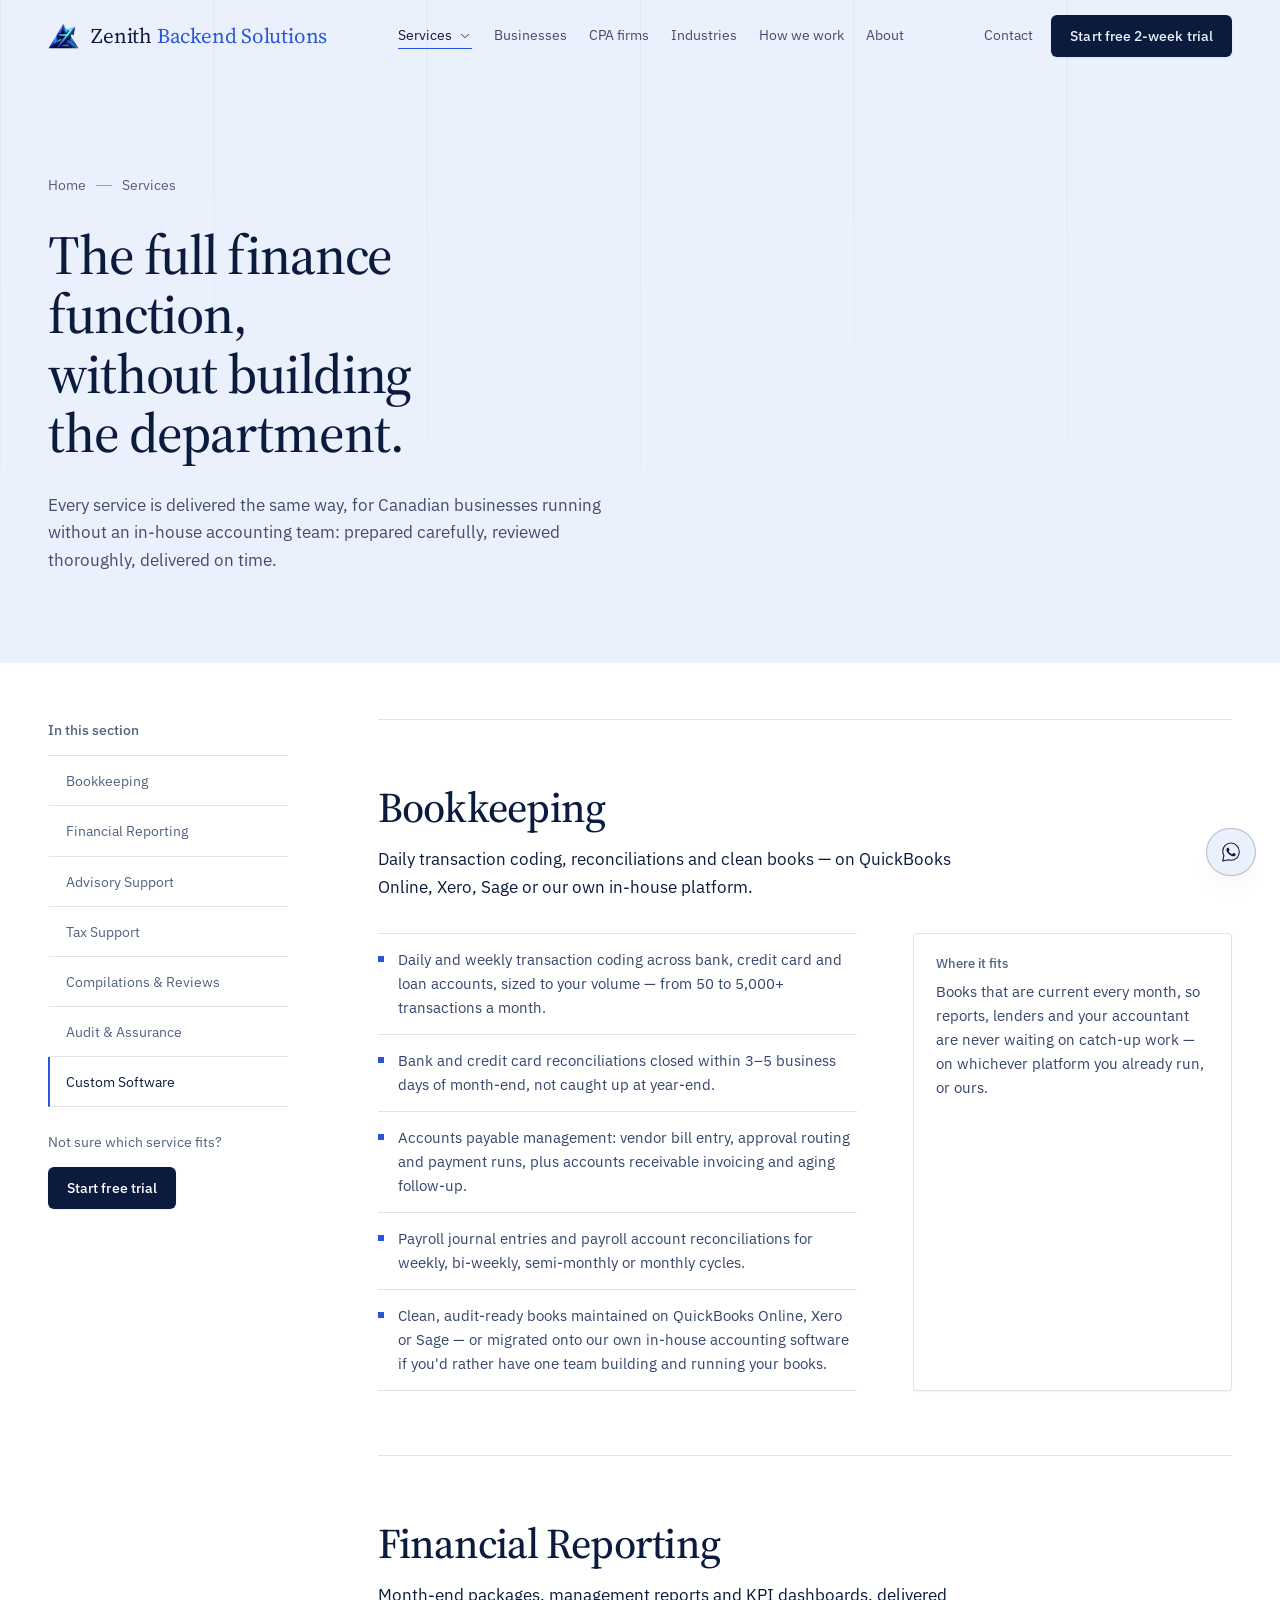
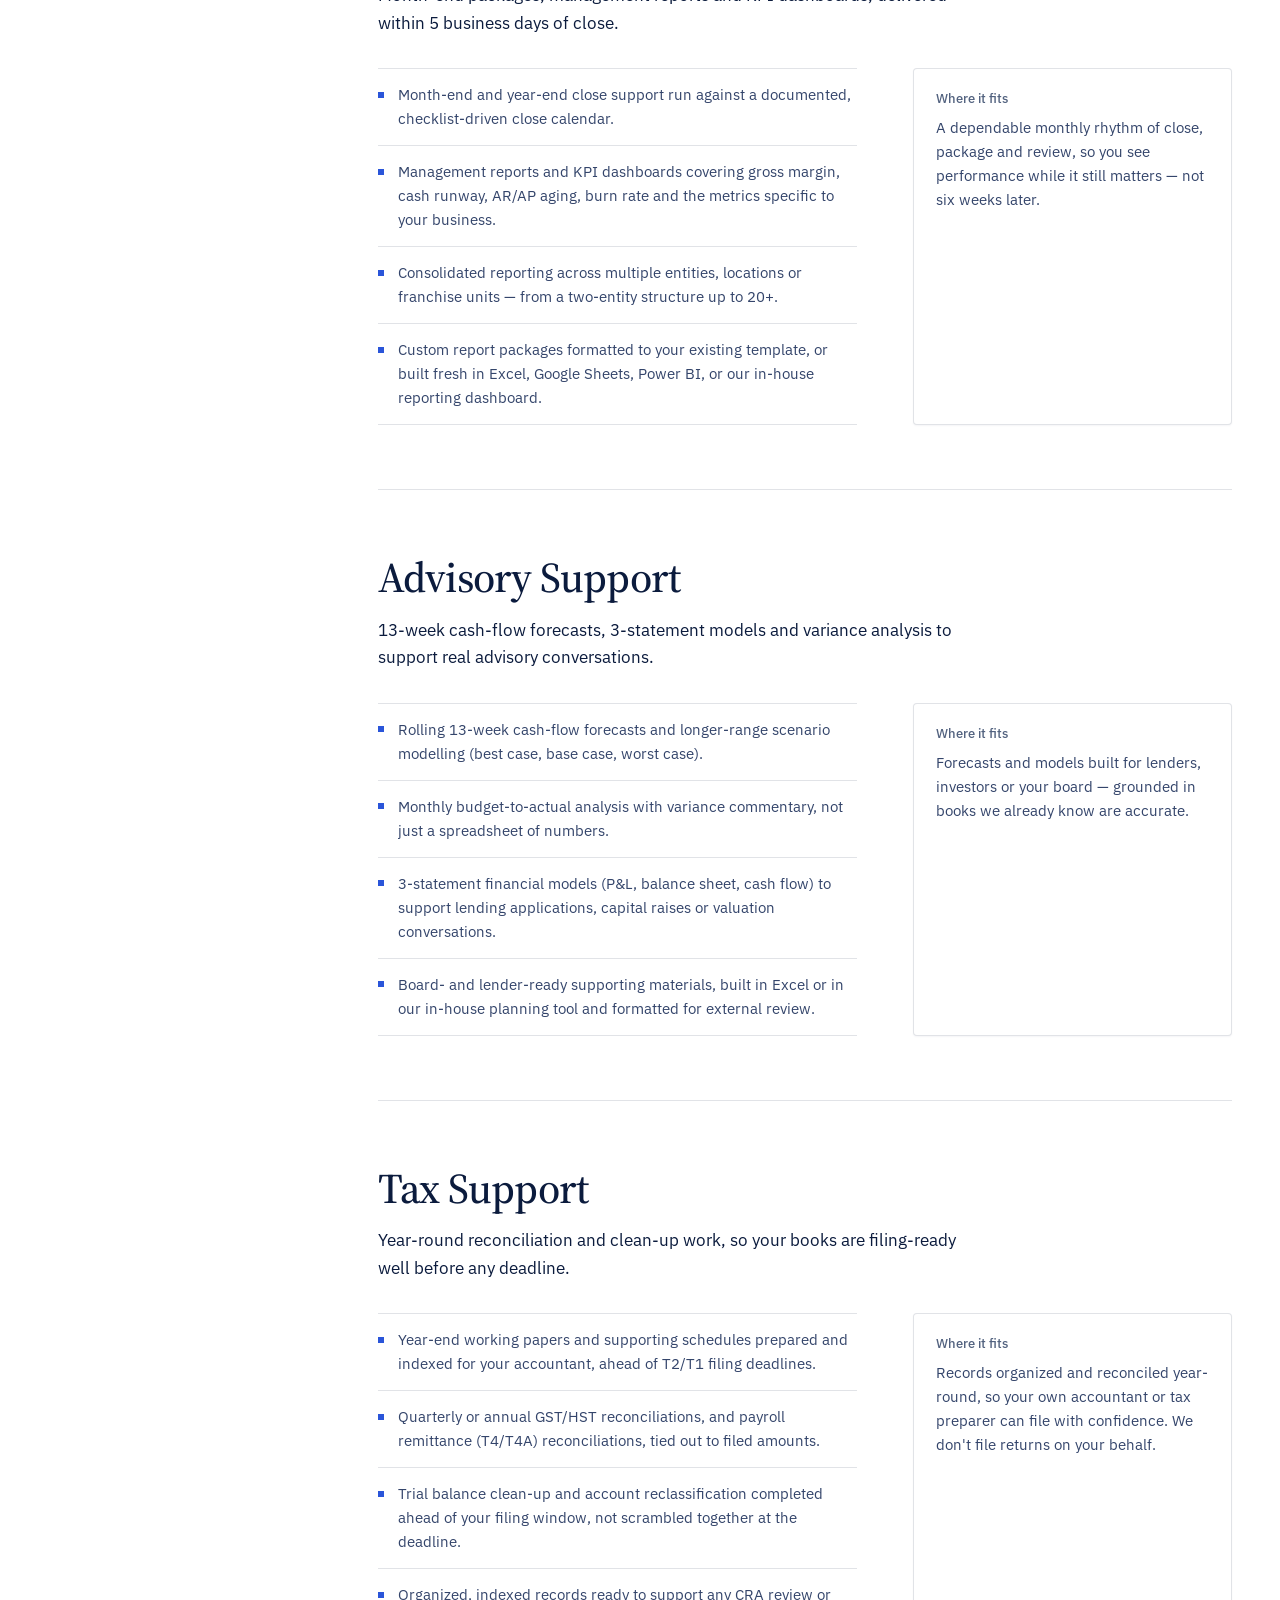
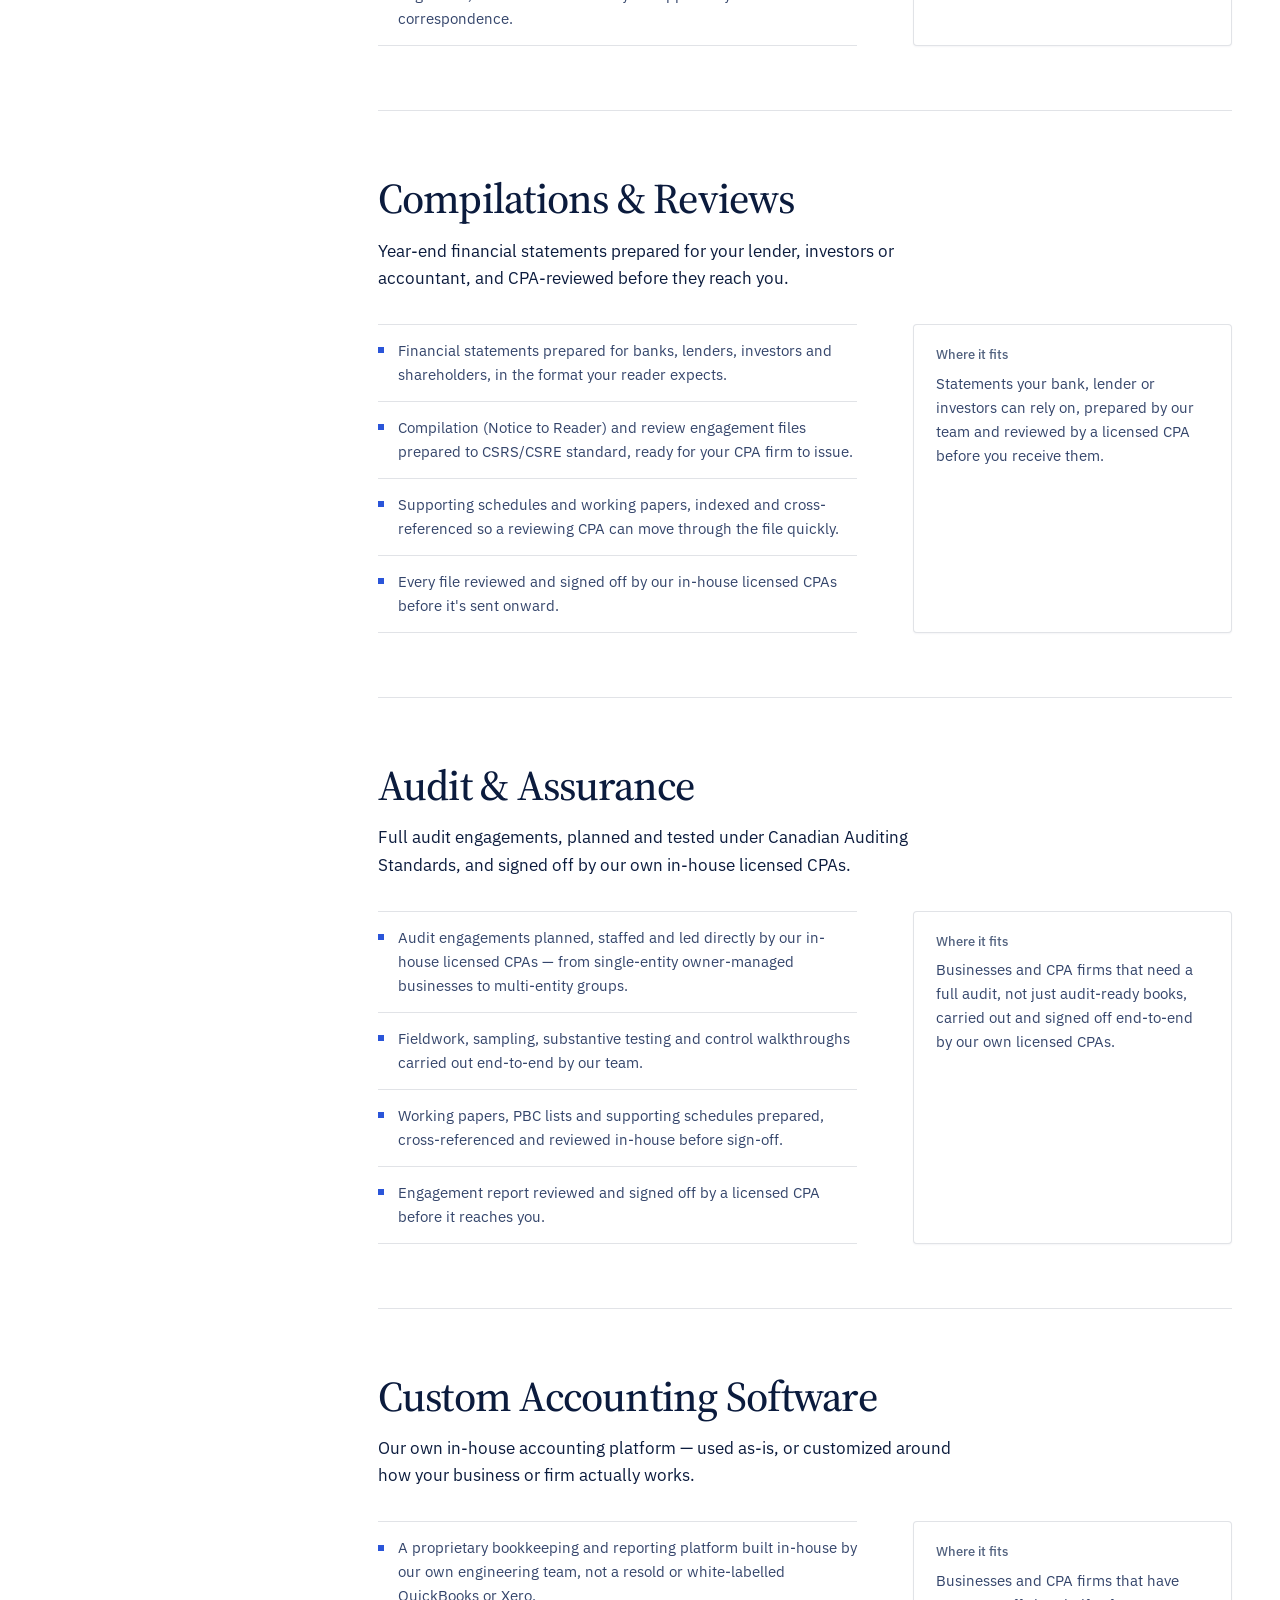
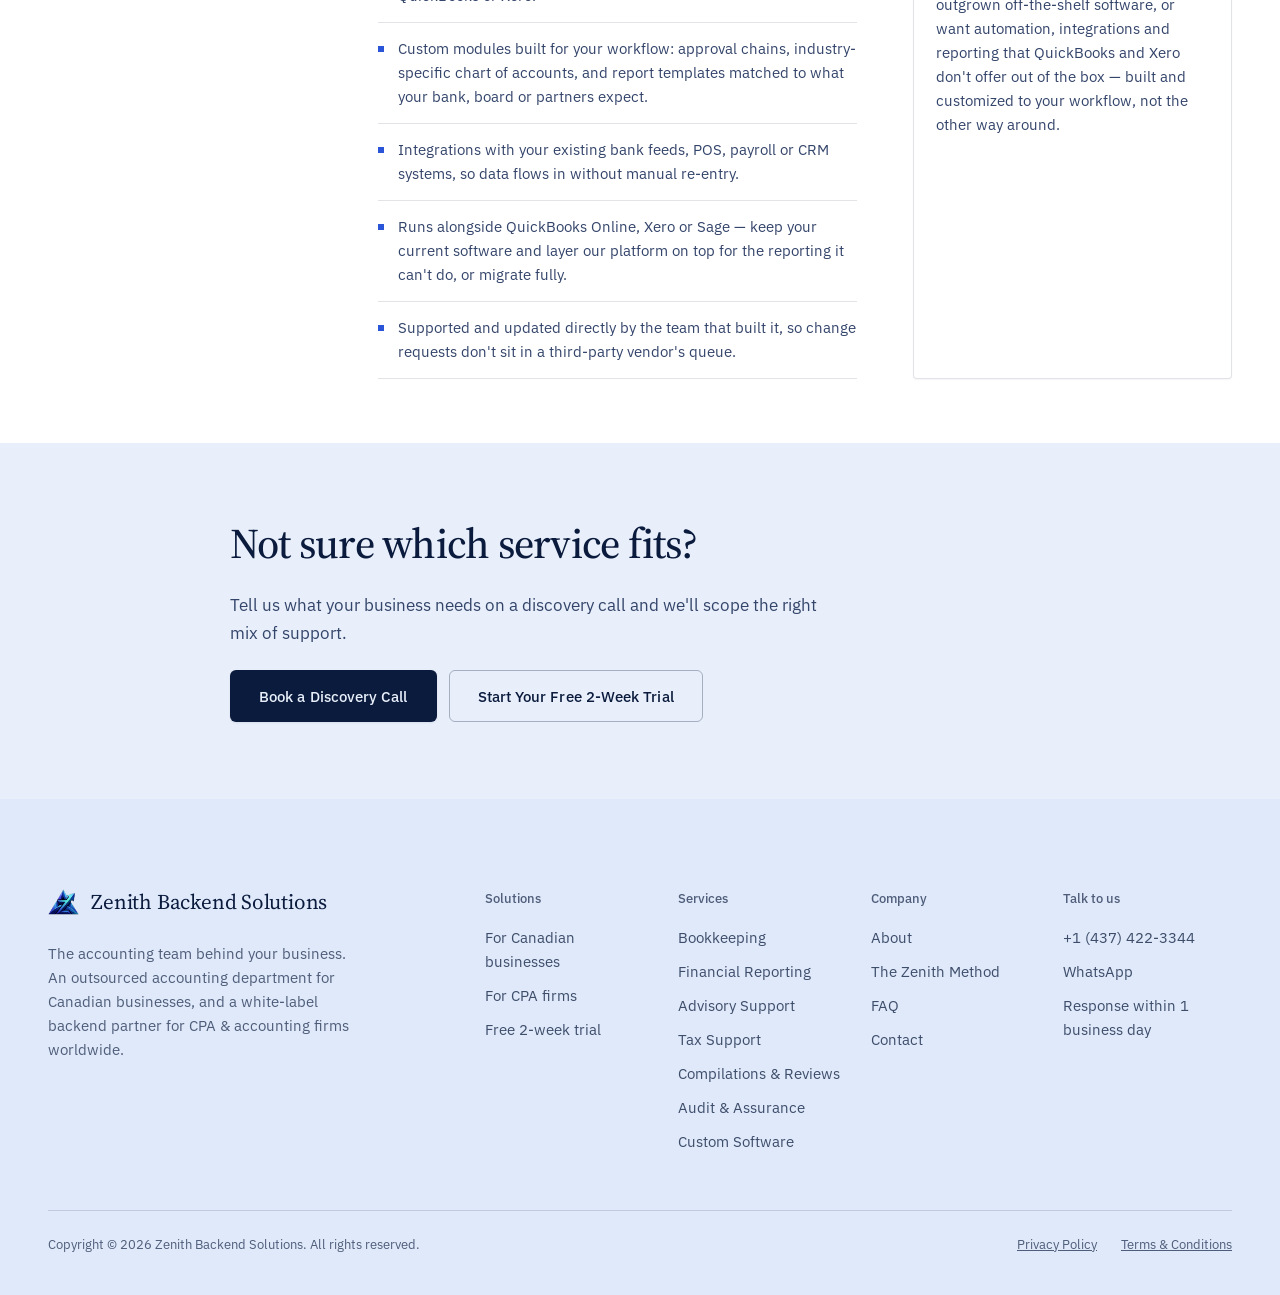
<file: services.html>
<!DOCTYPE html>
<html lang="en-CA">
<head>
<meta charset="UTF-8" />
<meta name="viewport" content="width=device-width, initial-scale=1, viewport-fit=cover" />
<title>Bookkeeping, Reporting, Tax &amp; Custom Software | Zenith Canada</title>
<meta name="description" content="CPA-reviewed bookkeeping, financial reporting, advisory, tax support, compilations, reviews and audits for Canadian businesses and CPA firms — on QuickBooks Online, Xero or our own in-house, customizable accounting software. Delivered by one accountable team." />
<meta name="robots" content="index,follow,max-image-preview:large" />
<meta name="theme-color" content="#F5F8FE" />
<link rel="canonical" href="https://www.zenithbackendsolutions.com/services.html" />
<link rel="icon" href="assets/favicon.ico" sizes="any" />
<link rel="icon" type="image/png" sizes="32x32" href="assets/favicon-32.png" />
<link rel="icon" type="image/png" sizes="192x192" href="assets/icon-192.png" />
<link rel="apple-touch-icon" href="assets/apple-touch-icon.png" />
<meta property="og:site_name" content="Zenith Backend Solutions" />
<meta property="og:type" content="website" />
<meta property="og:locale" content="en_CA" />
<meta property="og:title" content="Bookkeeping, Reporting, Tax &amp; Custom Software | Zenith Canada" />
<meta property="og:description" content="CPA-reviewed bookkeeping, financial reporting, advisory, tax support, compilations, reviews and audits for Canadian businesses and CPA firms — on QuickBooks Online, Xero or our own in-house, customizable accounting software. Delivered by one accountable team." />
<meta property="og:url" content="https://www.zenithbackendsolutions.com/services.html" />
<meta property="og:image" content="https://www.zenithbackendsolutions.com/assets/og-image.png" />
<meta property="og:image:width" content="1200" />
<meta property="og:image:height" content="630" />
<meta property="og:image:alt" content="Zenith Backend Solutions: the accounting team behind your business" />
<meta name="twitter:card" content="summary_large_image" />
<meta name="twitter:title" content="Bookkeeping, Reporting, Tax &amp; Custom Software | Zenith Canada" />
<meta name="twitter:image" content="https://www.zenithbackendsolutions.com/assets/og-image.png" />
<link rel="preconnect" href="https://fonts.googleapis.com" />
<link rel="preconnect" href="https://fonts.gstatic.com" crossorigin />
<link href="https://fonts.googleapis.com/css2?family=Source+Serif+4:opsz,wght@8..60,500;8..60,600&family=IBM+Plex+Sans:wght@400;500;600&display=swap" rel="stylesheet" />
<link rel="stylesheet" href="assets/style.css" />
<script type="application/ld+json">{"@context": "https://schema.org", "@graph": [{"@type": ["AccountingService", "ProfessionalService"], "@id": "https://www.zenithbackendsolutions.com/#organization", "name": "Zenith Backend Solutions", "url": "https://www.zenithbackendsolutions.com/", "logo": "https://www.zenithbackendsolutions.com/assets/logo.png", "image": "https://www.zenithbackendsolutions.com/assets/og-image.png", "telephone": "+1-437-422-3344", "areaServed": {"@type": "Country", "name": "Canada"}, "availableLanguage": "English", "description": "CPA-reviewed outsourced accounting for Canadian businesses, and white-label backend support for CPA and accounting firms.", "knowsAbout": ["Outsourced accounting", "Bookkeeping", "Financial reporting", "GST/HST", "Payroll reconciliation", "QuickBooks Online", "Xero", "White-label accounting", "Custom accounting software development"], "contactPoint": {"@type": "ContactPoint", "telephone": "+1-437-422-3344", "contactType": "sales", "areaServed": "CA", "availableLanguage": "English"}, "hasOfferCatalog": {"@type": "OfferCatalog", "name": "Accounting services", "itemListElement": [{"@type": "Offer", "itemOffered": {"@type": "Service", "name": "Bookkeeping", "description": "Daily transaction coding, reconciliations, payables and receivables across QuickBooks Online, Xero and other major platforms.", "provider": {"@id": "https://www.zenithbackendsolutions.com/#organization"}}}, {"@type": "Offer", "itemOffered": {"@type": "Service", "name": "Financial Reporting", "description": "Month-end packages, management reports and KPI dashboards.", "provider": {"@id": "https://www.zenithbackendsolutions.com/#organization"}}}, {"@type": "Offer", "itemOffered": {"@type": "Service", "name": "Advisory Support", "description": "Cash-flow forecasts, budget-to-actual analysis and financial models.", "provider": {"@id": "https://www.zenithbackendsolutions.com/#organization"}}}, {"@type": "Offer", "itemOffered": {"@type": "Service", "name": "Tax Support", "description": "Year-end working papers, GST/HST and payroll remittance reconciliations.", "provider": {"@id": "https://www.zenithbackendsolutions.com/#organization"}}}, {"@type": "Offer", "itemOffered": {"@type": "Service", "name": "Compilations & Reviews", "description": "Engagement files and financial statements prepared and CPA-reviewed.", "provider": {"@id": "https://www.zenithbackendsolutions.com/#organization"}}}, {"@type": "Offer", "itemOffered": {"@type": "Service", "name": "Audit & Assurance", "description": "Audit and assurance engagements planned, tested and signed off by our in-house licensed CPAs.", "provider": {"@id": "https://www.zenithbackendsolutions.com/#organization"}}}, {"@type": "Offer", "itemOffered": {"@type": "Service", "name": "Custom Accounting Software", "description": "In-house accounting software, plus bespoke customization of that platform to a business's or CPA firm's specific workflows and reporting needs.", "provider": {"@id": "https://www.zenithbackendsolutions.com/#organization"}}}]}}, {"@type": "BreadcrumbList", "itemListElement": [{"@type": "ListItem", "position": 1, "name": "Home", "item": "https://www.zenithbackendsolutions.com/"}, {"@type": "ListItem", "position": 2, "name": "Services", "item": "https://www.zenithbackendsolutions.com/services.html"}]}, {"@type": "WebPage", "@id": "https://www.zenithbackendsolutions.com/services.html#webpage", "url": "https://www.zenithbackendsolutions.com/services.html", "name": "Bookkeeping, Reporting & Tax Support Services | Zenith Canada", "isPartOf": {"@id": "https://www.zenithbackendsolutions.com/#website"}, "about": {"@id": "https://www.zenithbackendsolutions.com/#organization"}, "inLanguage": "en-CA"}]}</script>
</head>
<body>
<a class="skip" href="#main">Skip to content</a>
<svg width="0" height="0" style="position:absolute" aria-hidden="true" focusable="false">
<symbol id="i-check" viewBox="0 0 24 24"><path d="M5 12.5l4.5 4.5L19 7.5"/></symbol>
<symbol id="i-arrow" viewBox="0 0 24 24"><path d="M5 12h14M13 6l6 6-6 6"/></symbol>
<symbol id="i-chev" viewBox="0 0 24 24"><path d="M6 9l6 6 6-6"/></symbol>
<symbol id="i-close" viewBox="0 0 24 24"><path d="M6 6l12 12M18 6L6 18"/></symbol>
<symbol id="i-phone" viewBox="0 0 24 24"><path d="M6.6 3h3l1.4 4-2 1.3a11 11 0 0 0 5.7 5.7L16 12l4 1.4v3A2.6 2.6 0 0 1 17.4 19 14.4 14.4 0 0 1 5 6.6 2.6 2.6 0 0 1 6.6 3z"/></symbol>
<symbol id="i-wa" viewBox="0 0 32 32"><path d="M16.02 3C9.4 3 4 8.37 4 14.98c0 2.24.62 4.34 1.7 6.14L4 29l8.1-1.64a12.9 12.9 0 0 0 3.92.6h.01c6.62 0 12.02-5.37 12.02-11.98C28.05 8.37 22.65 3 16.02 3z"/><path fill="currentColor" stroke="none" d="M22.1 18.68c-.33-.17-1.96-.97-2.27-1.08-.3-.11-.53-.17-.75.17-.22.33-.86 1.08-1.06 1.3-.2.22-.39.25-.72.08-.33-.17-1.4-.52-2.67-1.66-.99-.88-1.65-1.97-1.85-2.3-.19-.33-.02-.51.15-.68.15-.15.33-.39.5-.58.17-.2.22-.33.33-.56.11-.22.06-.42-.03-.58-.08-.17-.75-1.82-1.03-2.49-.27-.65-.55-.56-.75-.57-.19-.01-.42-.01-.64-.01-.22 0-.58.08-.89.42-.3.33-1.16 1.14-1.16 2.78s1.19 3.23 1.36 3.45c.17.22 2.34 3.6 5.68 5.05.79.34 1.41.54 1.9.7.8.25 1.52.22 2.09.13.64-.1 1.96-.8 2.24-1.58.28-.77.28-1.44.19-1.58-.08-.14-.3-.22-.63-.39z"/></symbol>
</svg>
<header class="site-header dark" data-header>
  <div class="wrap site-header__bar">
    <a class="brand" href="index.html" aria-label="Zenith Backend Solutions, home">
      <img src="assets/logo.png" alt="" width="32" height="26" />
      <span class="brand__name">Zenith<span> Backend Solutions</span></span>
    </a>
    <nav class="primary-nav" aria-label="Primary">
      <ul>
        <li class="has-menu">
          <button class="nav-link" type="button" data-menu-btn aria-expanded="false" aria-controls="menu-services" aria-current="page">Services <svg class="icon" aria-hidden="true"><use href="#i-chev"/></svg></button>
          <div class="menu" id="menu-services">
            <div class="menu__grid"><a class="menu__item" href="services.html#bookkeeping"><strong>Bookkeeping</strong><span>Daily coding, reconciliations and clean books</span></a><a class="menu__item" href="services.html#reporting"><strong>Financial Reporting</strong><span>Month-end packages and KPI dashboards</span></a><a class="menu__item" href="services.html#advisory"><strong>Advisory Support</strong><span>Forecasts, cash-flow models and analysis</span></a><a class="menu__item" href="services.html#tax"><strong>Tax Support</strong><span>Working papers and schedules</span></a><a class="menu__item" href="services.html#compilations"><strong>Compilations & Reviews</strong><span>Backend engagement file preparation</span></a><a class="menu__item" href="services.html#audit"><strong>Audit & Assurance</strong><span>Engagements we run and sign off</span></a><a class="menu__item" href="services.html#software"><strong>Custom Software</strong><span>In-house platform, built around you</span></a></div>
            <div class="menu__foot"><span>Not sure where to start?</span><a class="link" href="services.html">See all services</a></div>
          </div>
        </li>
        <li><a class="nav-link" href="who-we-serve.html#businesses">Businesses</a></li>
        <li><a class="nav-link" href="who-we-serve.html#firms">CPA firms</a></li>
        <li><a class="nav-link" href="index.html#industries">Industries</a></li>
        <li><a class="nav-link" href="index.html#method">How we work</a></li>
        <li><a class="nav-link" href="about.html">About</a></li>
      </ul>
    </nav>
    <div class="header-actions">
      <a class="nav-link" href="contact.html">Contact</a>
      <button class="btn btn--primary btn--sm" type="button" data-open-trial>Start free 2-week trial</button>
    </div>
    <button class="menu-toggle" id="menuToggle" type="button" aria-label="Open menu" aria-expanded="false" aria-controls="mobileSheet"><span></span><span></span></button>
  </div>
  <div class="progress" aria-hidden="true"></div>
</header>
<div class="sheet dark" id="mobileSheet">
  <a class="sheet__link" href="who-we-serve.html#businesses">Businesses</a>
  <a class="sheet__link" href="who-we-serve.html#firms">CPA firms</a>
  <details>
    <summary>Services <svg class="icon" aria-hidden="true"><use href="#i-chev"/></svg></summary>
    <div class="sheet__sub"><a href="services.html#bookkeeping">Bookkeeping</a><a href="services.html#reporting">Financial Reporting</a><a href="services.html#advisory">Advisory Support</a><a href="services.html#tax">Tax Support</a><a href="services.html#compilations">Compilations & Reviews</a><a href="services.html#audit">Audit & Assurance</a><a href="services.html#software">Custom Software</a><a href="services.html">All services</a></div>
  </details>
  <a class="sheet__link" href="index.html#industries">Industries</a>
  <a class="sheet__link" href="index.html#method">How we work</a>
  <a class="sheet__link" href="about.html">About</a>
  <a class="sheet__link" href="contact.html">Contact</a>
  <div class="sheet__cta">
    <button class="btn btn--primary" type="button" data-magnetic data-open-trial>Start your free 2-week trial</button>
    <a class="btn btn--ghost" href="tel:+14374223344">Book a discovery call</a>
  </div>
  <p class="sheet__meta">+1 (437) 422-3344 &middot; Response within one business day</p>
</div>
<main id="main">
<section class="section page-hero dark" style="padding-bottom:clamp(56px,7vw,96px)">
  <div class="wrap">
    <p class="crumbs"><a href="index.html">Home</a><i></i><span>Services</span></p>
    <h1 class="h-page">The full finance function, without building the department.</h1>
    <p class="lede">Every service is delivered the same way, for Canadian businesses running without an in-house accounting team: prepared carefully, reviewed thoroughly, delivered on time.</p>
  </div>
</section>
<section class="section paper" style="padding-block:0">
  <div class="wrap svc-page">
    <nav class="svc-nav" aria-label="Services"><p class="svc-nav__head">In this section</p><ul><li><a href="#bookkeeping">Bookkeeping</a></li><li><a href="#reporting">Financial Reporting</a></li><li><a href="#advisory">Advisory Support</a></li><li><a href="#tax">Tax Support</a></li><li><a href="#compilations">Compilations &amp; Reviews</a></li><li><a href="#audit">Audit & Assurance</a></li><li><a href="#software">Custom Software</a></li></ul>
      <div class="svc-nav__foot"><p>Not sure which service fits?</p><button class="btn btn--primary btn--sm" type="button" data-open-trial>Start free trial</button></div></nav>
    <div class="chapters">
      <section class="chapter" id="bookkeeping">
        <div class="chapter__grid">
          <header><h2 class="h-section">Bookkeeping</h2><p class="lede">Daily transaction coding, reconciliations and clean books — on QuickBooks Online, Xero, Sage or our own in-house platform.</p></header>
          <ul class="chapter__list"><li>Daily and weekly transaction coding across bank, credit card and loan accounts, sized to your volume — from 50 to 5,000+ transactions a month.</li><li>Bank and credit card reconciliations closed within 3–5 business days of month-end, not caught up at year-end.</li><li>Accounts payable management: vendor bill entry, approval routing and payment runs, plus accounts receivable invoicing and aging follow-up.</li><li>Payroll journal entries and payroll account reconciliations for weekly, bi-weekly, semi-monthly or monthly cycles.</li><li>Clean, audit-ready books maintained on QuickBooks Online, Xero or Sage — or migrated onto our own in-house accounting software if you'd rather have one team building and running your books.</li></ul>
          <aside class="fit" aria-label="Where it fits"><b>Where it fits</b>
            <p>Books that are current every month, so reports, lenders and your accountant are never waiting on catch-up work — on whichever platform you already run, or ours.</p></aside>
        </div></section><section class="chapter" id="reporting">
        <div class="chapter__grid">
          <header><h2 class="h-section">Financial Reporting</h2><p class="lede">Month-end packages, management reports and KPI dashboards, delivered within 5 business days of close.</p></header>
          <ul class="chapter__list"><li>Month-end and year-end close support run against a documented, checklist-driven close calendar.</li><li>Management reports and KPI dashboards covering gross margin, cash runway, AR/AP aging, burn rate and the metrics specific to your business.</li><li>Consolidated reporting across multiple entities, locations or franchise units — from a two-entity structure up to 20+.</li><li>Custom report packages formatted to your existing template, or built fresh in Excel, Google Sheets, Power BI, or our in-house reporting dashboard.</li></ul>
          <aside class="fit" aria-label="Where it fits"><b>Where it fits</b>
            <p>A dependable monthly rhythm of close, package and review, so you see performance while it still matters — not six weeks later.</p></aside>
        </div></section><section class="chapter" id="advisory">
        <div class="chapter__grid">
          <header><h2 class="h-section">Advisory Support</h2><p class="lede">13-week cash-flow forecasts, 3-statement models and variance analysis to support real advisory conversations.</p></header>
          <ul class="chapter__list"><li>Rolling 13-week cash-flow forecasts and longer-range scenario modelling (best case, base case, worst case).</li><li>Monthly budget-to-actual analysis with variance commentary, not just a spreadsheet of numbers.</li><li>3-statement financial models (P&amp;L, balance sheet, cash flow) to support lending applications, capital raises or valuation conversations.</li><li>Board- and lender-ready supporting materials, built in Excel or in our in-house planning tool and formatted for external review.</li></ul>
          <aside class="fit" aria-label="Where it fits"><b>Where it fits</b>
            <p>Forecasts and models built for lenders, investors or your board — grounded in books we already know are accurate.</p></aside>
        </div></section><section class="chapter" id="tax">
        <div class="chapter__grid">
          <header><h2 class="h-section">Tax Support</h2><p class="lede">Year-round reconciliation and clean-up work, so your books are filing-ready well before any deadline.</p></header>
          <ul class="chapter__list"><li>Year-end working papers and supporting schedules prepared and indexed for your accountant, ahead of T2/T1 filing deadlines.</li><li>Quarterly or annual GST/HST reconciliations, and payroll remittance (T4/T4A) reconciliations, tied out to filed amounts.</li><li>Trial balance clean-up and account reclassification completed ahead of your filing window, not scrambled together at the deadline.</li><li>Organized, indexed records ready to support any CRA review or correspondence.</li></ul>
          <aside class="fit" aria-label="Where it fits"><b>Where it fits</b>
            <p>Records organized and reconciled year-round, so your own accountant or tax preparer can file with confidence. We don't file returns on your behalf.</p></aside>
        </div></section><section class="chapter" id="compilations">
        <div class="chapter__grid">
          <header><h2 class="h-section">Compilations &amp; Reviews</h2><p class="lede">Year-end financial statements prepared for your lender, investors or accountant, and CPA-reviewed before they reach you.</p></header>
          <ul class="chapter__list"><li>Financial statements prepared for banks, lenders, investors and shareholders, in the format your reader expects.</li><li>Compilation (Notice to Reader) and review engagement files prepared to CSRS/CSRE standard, ready for your CPA firm to issue.</li><li>Supporting schedules and working papers, indexed and cross-referenced so a reviewing CPA can move through the file quickly.</li><li>Every file reviewed and signed off by our in-house licensed CPAs before it's sent onward.</li></ul>
          <aside class="fit" aria-label="Where it fits"><b>Where it fits</b>
            <p>Statements your bank, lender or investors can rely on, prepared by our team and reviewed by a licensed CPA before you receive them.</p></aside>
        </div></section><section class="chapter" id="audit">
        <div class="chapter__grid">
          <header><h2 class="h-section">Audit &amp; Assurance</h2><p class="lede">Full audit engagements, planned and tested under Canadian Auditing Standards, and signed off by our own in-house licensed CPAs.</p></header>
          <ul class="chapter__list"><li>Audit engagements planned, staffed and led directly by our in-house licensed CPAs — from single-entity owner-managed businesses to multi-entity groups.</li><li>Fieldwork, sampling, substantive testing and control walkthroughs carried out end-to-end by our team.</li><li>Working papers, PBC lists and supporting schedules prepared, cross-referenced and reviewed in-house before sign-off.</li><li>Engagement report reviewed and signed off by a licensed CPA before it reaches you.</li></ul>
          <aside class="fit" aria-label="Where it fits"><b>Where it fits</b>
            <p>Businesses and CPA firms that need a full audit, not just audit-ready books, carried out and signed off end-to-end by our own licensed CPAs.</p></aside>
        </div></section><section class="chapter" id="software">
        <div class="chapter__grid">
          <header><h2 class="h-section">Custom Accounting Software</h2><p class="lede">Our own in-house accounting platform — used as-is, or customized around how your business or firm actually works.</p></header>
          <ul class="chapter__list"><li>A proprietary bookkeeping and reporting platform built in-house by our own engineering team, not a resold or white-labelled QuickBooks or Xero.</li><li>Custom modules built for your workflow: approval chains, industry-specific chart of accounts, and report templates matched to what your bank, board or partners expect.</li><li>Integrations with your existing bank feeds, POS, payroll or CRM systems, so data flows in without manual re-entry.</li><li>Runs alongside QuickBooks Online, Xero or Sage — keep your current software and layer our platform on top for the reporting it can't do, or migrate fully.</li><li>Supported and updated directly by the team that built it, so change requests don't sit in a third-party vendor's queue.</li></ul>
          <aside class="fit" aria-label="Where it fits"><b>Where it fits</b>
            <p>Businesses and CPA firms that have outgrown off-the-shelf software, or want automation, integrations and reporting that QuickBooks and Xero don't offer out of the box — built and customized to your workflow, not the other way around.</p></aside>
        </div></section>
    </div>
  </div>
</section>
<section class="section sand section--tight">
  <div class="wrap" style="max-width:820px"><div class="stack rv" style="--stack:1.5rem">
    <h2 class="h-section">Not sure which service fits?</h2>
    <p class="lede">Tell us what your business needs on a discovery call and we'll scope the right mix of support.</p>
    <div class="btn-row"><a class="btn btn--primary" href="tel:+14374223344">Book a Discovery Call</a><button class="btn btn--ghost" type="button" data-open-trial>Start Your Free 2-Week Trial</button></div>
  </div></div>
</section>
</main>
<footer class="site-footer dark deep" data-dock-hide>
  <div class="wrap">
    <div class="foot">
      <div class="foot__brand">
        <a class="brand" href="index.html" aria-label="Zenith Backend Solutions, home">
          <img src="assets/logo.png" alt="" width="32" height="26" />
          <span class="brand__name">Zenith Backend Solutions</span>
        </a>
        <p>The accounting team behind your business. An outsourced accounting department for Canadian businesses, and a white-label backend partner for CPA &amp; accounting firms worldwide.</p>
      </div>
      <div class="foot__cols">
        <div><h2>Solutions</h2><ul>
          <li><a href="who-we-serve.html#businesses">For Canadian businesses</a></li>
          <li><a href="who-we-serve.html#firms">For CPA firms</a></li>
          <li><a href="index.html#trial">Free 2-week trial</a></li>
        </ul></div>
        <div><h2>Services</h2><ul><li><a href="services.html#bookkeeping">Bookkeeping</a></li><li><a href="services.html#reporting">Financial Reporting</a></li><li><a href="services.html#advisory">Advisory Support</a></li><li><a href="services.html#tax">Tax Support</a></li><li><a href="services.html#compilations">Compilations & Reviews</a></li><li><a href="services.html#audit">Audit & Assurance</a></li><li><a href="services.html#software">Custom Software</a></li></ul></div>
        <div><h2>Company</h2><ul>
          <li><a href="about.html">About</a></li>
          <li><a href="index.html#method">The Zenith Method</a></li>
          <li><a href="contact.html#faq">FAQ</a></li>
          <li><a href="contact.html">Contact</a></li>
        </ul></div>
        <div><h2>Talk to us</h2><ul>
          <li><a href="tel:+14374223344">+1 (437) 422-3344</a></li>
          <li><a href="https://wa.me/14374223344?text=Hi%2C%20I%27d%20like%20to%20know%20more%20about%20Zenith%20Backend%20Solutions%27%20services." target="_blank" rel="noopener">WhatsApp</a></li>
          <li>Response within 1 business day</li>
        </ul></div>
      </div>
    </div>
    <div class="foot__legal">
      <span>Copyright &copy; <span id="year">2026</span> Zenith Backend Solutions. All rights reserved.</span>
      <nav aria-label="Legal"><a href="#">Privacy Policy</a><a href="#">Terms &amp; Conditions</a></nav>
    </div>
  </div>
</footer>
<div class="modal" id="trialModal" role="dialog" aria-modal="true" aria-labelledby="trialModalTitle" aria-hidden="true">
  <div class="modal__dialog">
    <button class="modal__close" type="button" aria-label="Close" data-close-trial><svg class="icon" aria-hidden="true"><use href="#i-close"/></svg></button>
    <div id="trialFormView">
      <h2 id="trialModalTitle">Start your free 2-week trial</h2>
      <p class="lede-sm">Tell us a bit about your firm or business and we'll be in touch shortly.</p>
      <div class="modal__perks"><span><svg class="icon" aria-hidden="true"><use href="#i-check"/></svg>On your live books</span><span><svg class="icon" aria-hidden="true"><use href="#i-check"/></svg>No commitment</span><span><svg class="icon" aria-hidden="true"><use href="#i-check"/></svg>NDA-backed</span></div>
      <form id="trialForm" class="form" action="https://formspree.io/f/mbdvalee" method="POST" novalidate>
        <input type="hidden" name="_subject" value="New Free Trial Request — Zenith Backend Solutions" />
        <div class="hp" aria-hidden="true"><label>Leave this field empty <input type="text" name="_gotcha" tabindex="-1" autocomplete="off" /></label></div>
        <div class="field"><label for="trialName">Name</label>
          <input id="trialName" name="name" type="text" autocomplete="name" required placeholder="Jordan Smith" data-msg-missing="Enter your name." />
          <p class="field__err" role="alert"></p></div>
        <div class="field"><label for="trialOrg">Business or firm name</label>
          <input id="trialOrg" name="organization" type="text" autocomplete="organization" required placeholder="Smith &amp; Co." data-msg-missing="Enter your business or firm name." />
          <p class="field__err" role="alert"></p></div>
        <div class="field"><label for="trialEmail">Email</label>
          <input id="trialEmail" name="email" type="email" autocomplete="email" required placeholder="jordan@smithco.ca" data-msg-missing="Enter your email address." data-msg-type="Enter a valid email address, like name@company.ca." />
          <p class="field__err" role="alert"></p></div>
        <div class="field"><label for="trialType">I am a</label>
          <select id="trialType" name="inquirer_type"><option>Canadian business</option><option>CPA / Accounting firm</option><option>Other</option></select></div>
        <button id="trialSubmitBtn" class="btn btn--primary btn--block" type="submit">Submit Request</button>
        <p id="trialErrorMsg" class="form__err" role="alert" tabindex="-1" hidden>Something went wrong. Please try again or email us directly.</p>
        <p class="form__note">We typically respond within one business day.</p>
      </form>
    </div>
    <div id="trialSuccessView" class="success" hidden>
      <div class="success__mark"><svg class="icon" aria-hidden="true"><use href="#i-check"/></svg></div>
      <h2>Request received</h2>
      <p>Thanks — we've received your details and will be in touch shortly.</p>
      <p>Next: a discovery call to understand your business, then secure access set up before your trial begins.</p>
      <button class="btn btn--primary" type="button" data-close-trial>Close</button>
    </div>
  </div>
</div>
<a class="wa" href="https://wa.me/14374223344?text=Hi%2C%20I%27d%20like%20to%20know%20more%20about%20Zenith%20Backend%20Solutions%27%20services." target="_blank" rel="noopener" aria-label="Chat with us on WhatsApp"><svg class="icon" aria-hidden="true"><use href="#i-wa"/></svg><span class="wa__label">Chat on WhatsApp</span></a>
<div class="dock dark" role="region" aria-label="Quick actions">
  <button class="btn btn--primary" type="button" data-open-trial>Start free 2-week trial</button>
  <a class="btn btn--ghost btn--icon" href="tel:+14374223344" aria-label="Call Zenith"><svg class="icon" aria-hidden="true"><use href="#i-phone"/></svg></a>
  <a class="btn btn--ghost btn--icon" href="https://wa.me/14374223344?text=Hi%2C%20I%27d%20like%20to%20know%20more%20about%20Zenith%20Backend%20Solutions%27%20services." target="_blank" rel="noopener" aria-label="WhatsApp"><svg class="icon" aria-hidden="true"><use href="#i-wa"/></svg></a>
</div>
<script src="assets/main.js"></script>
</body>
</html>
</file>
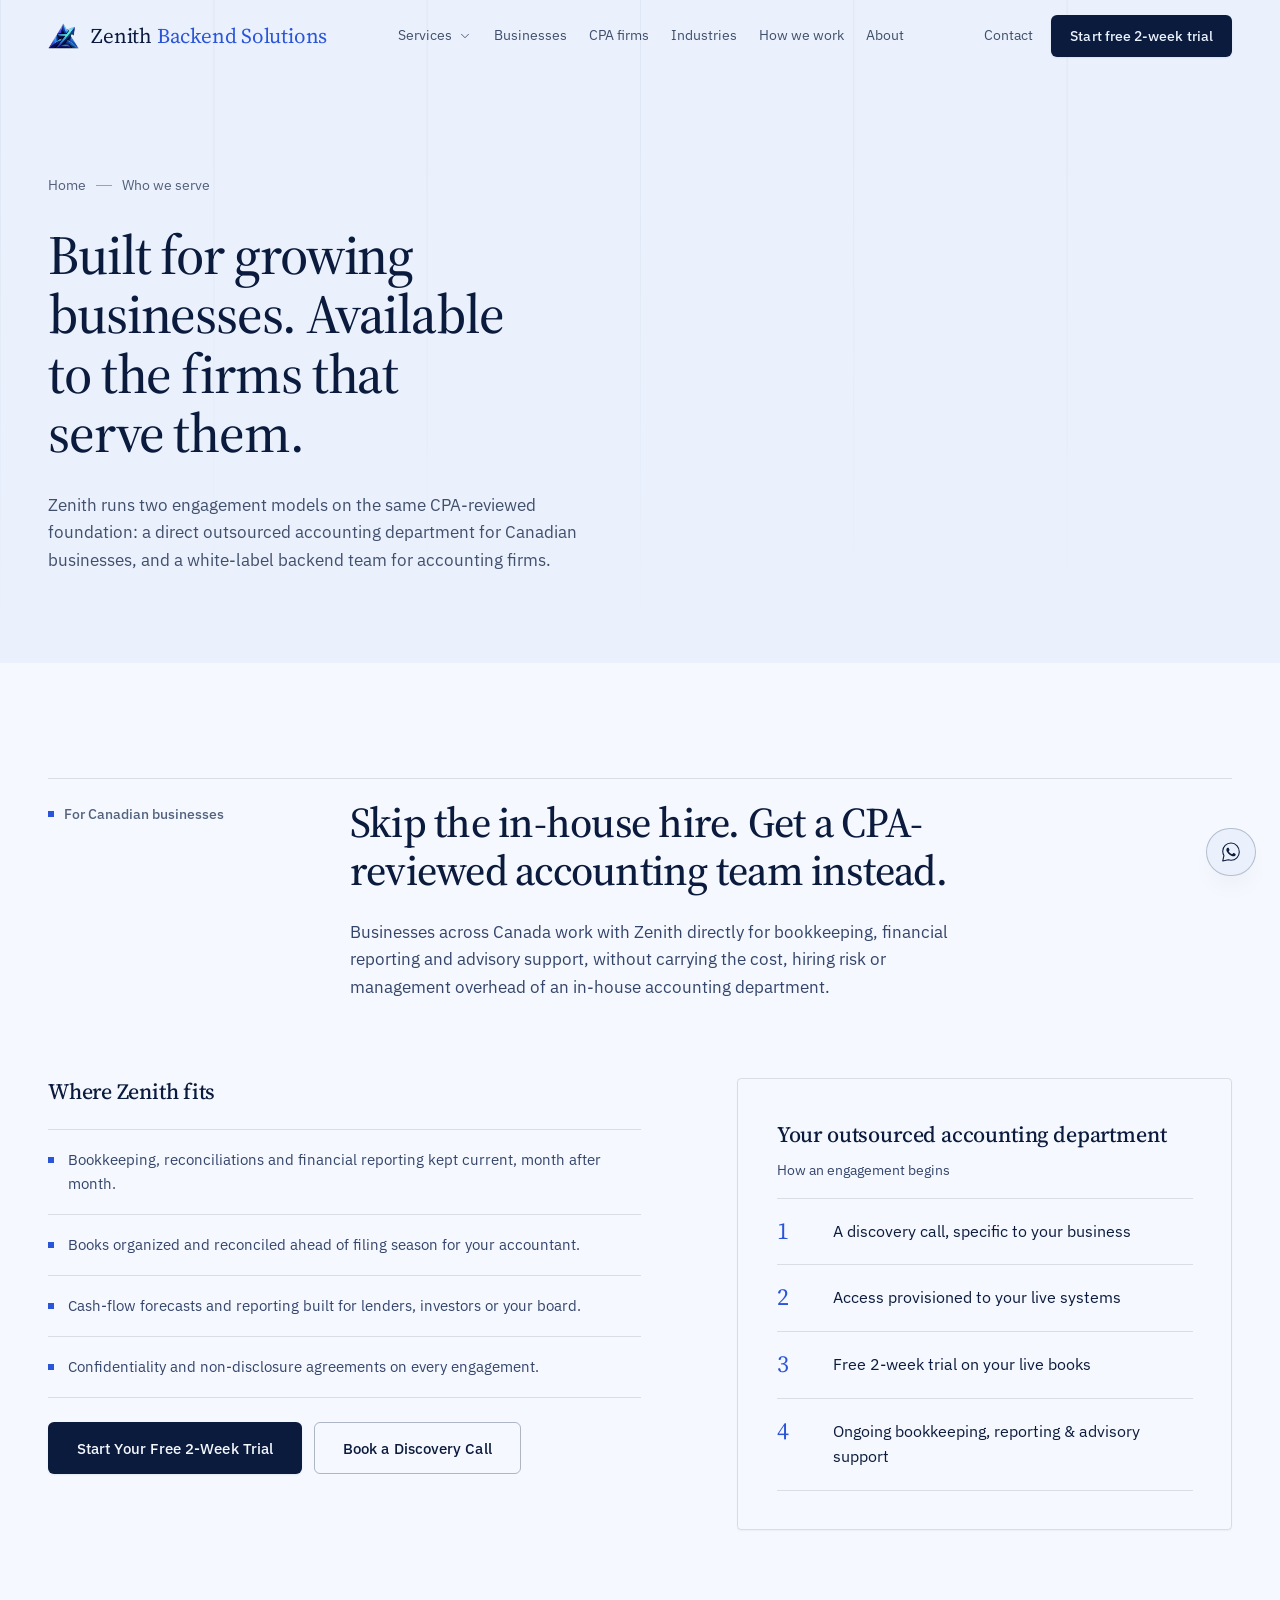
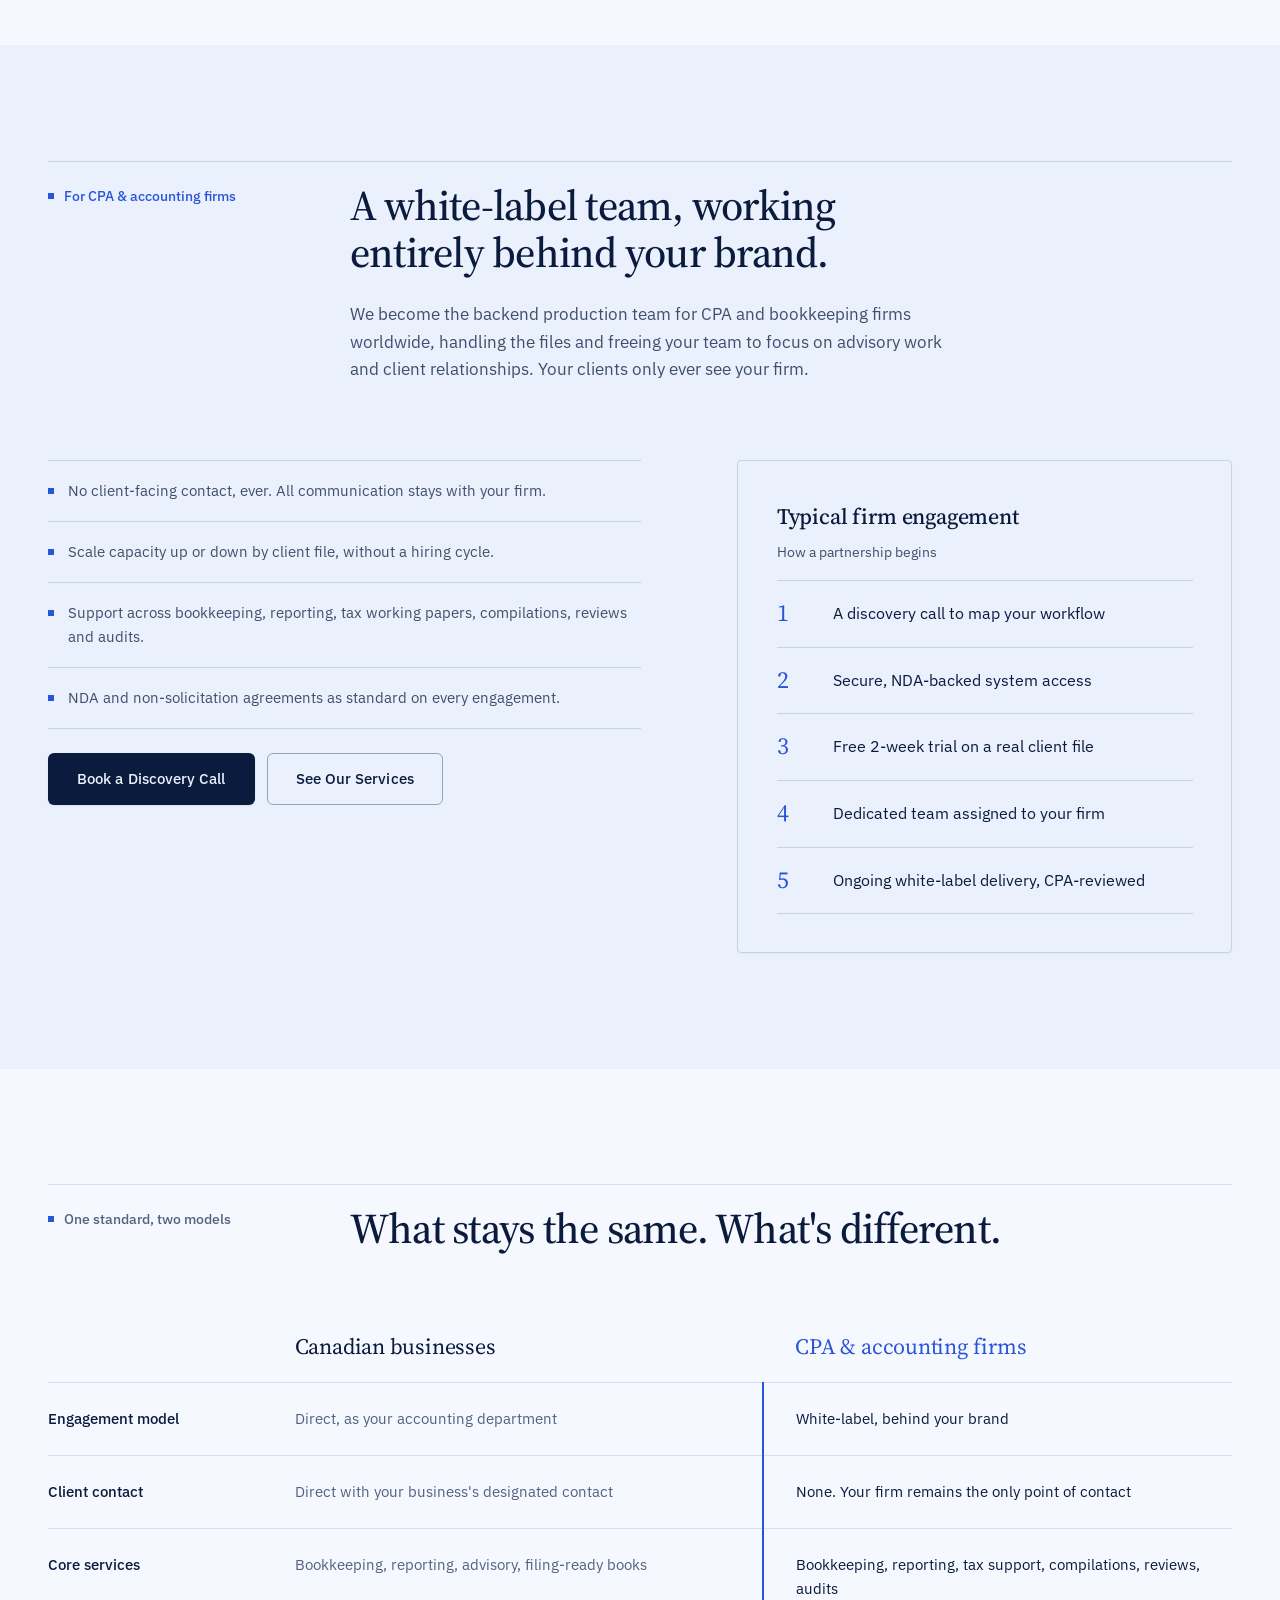
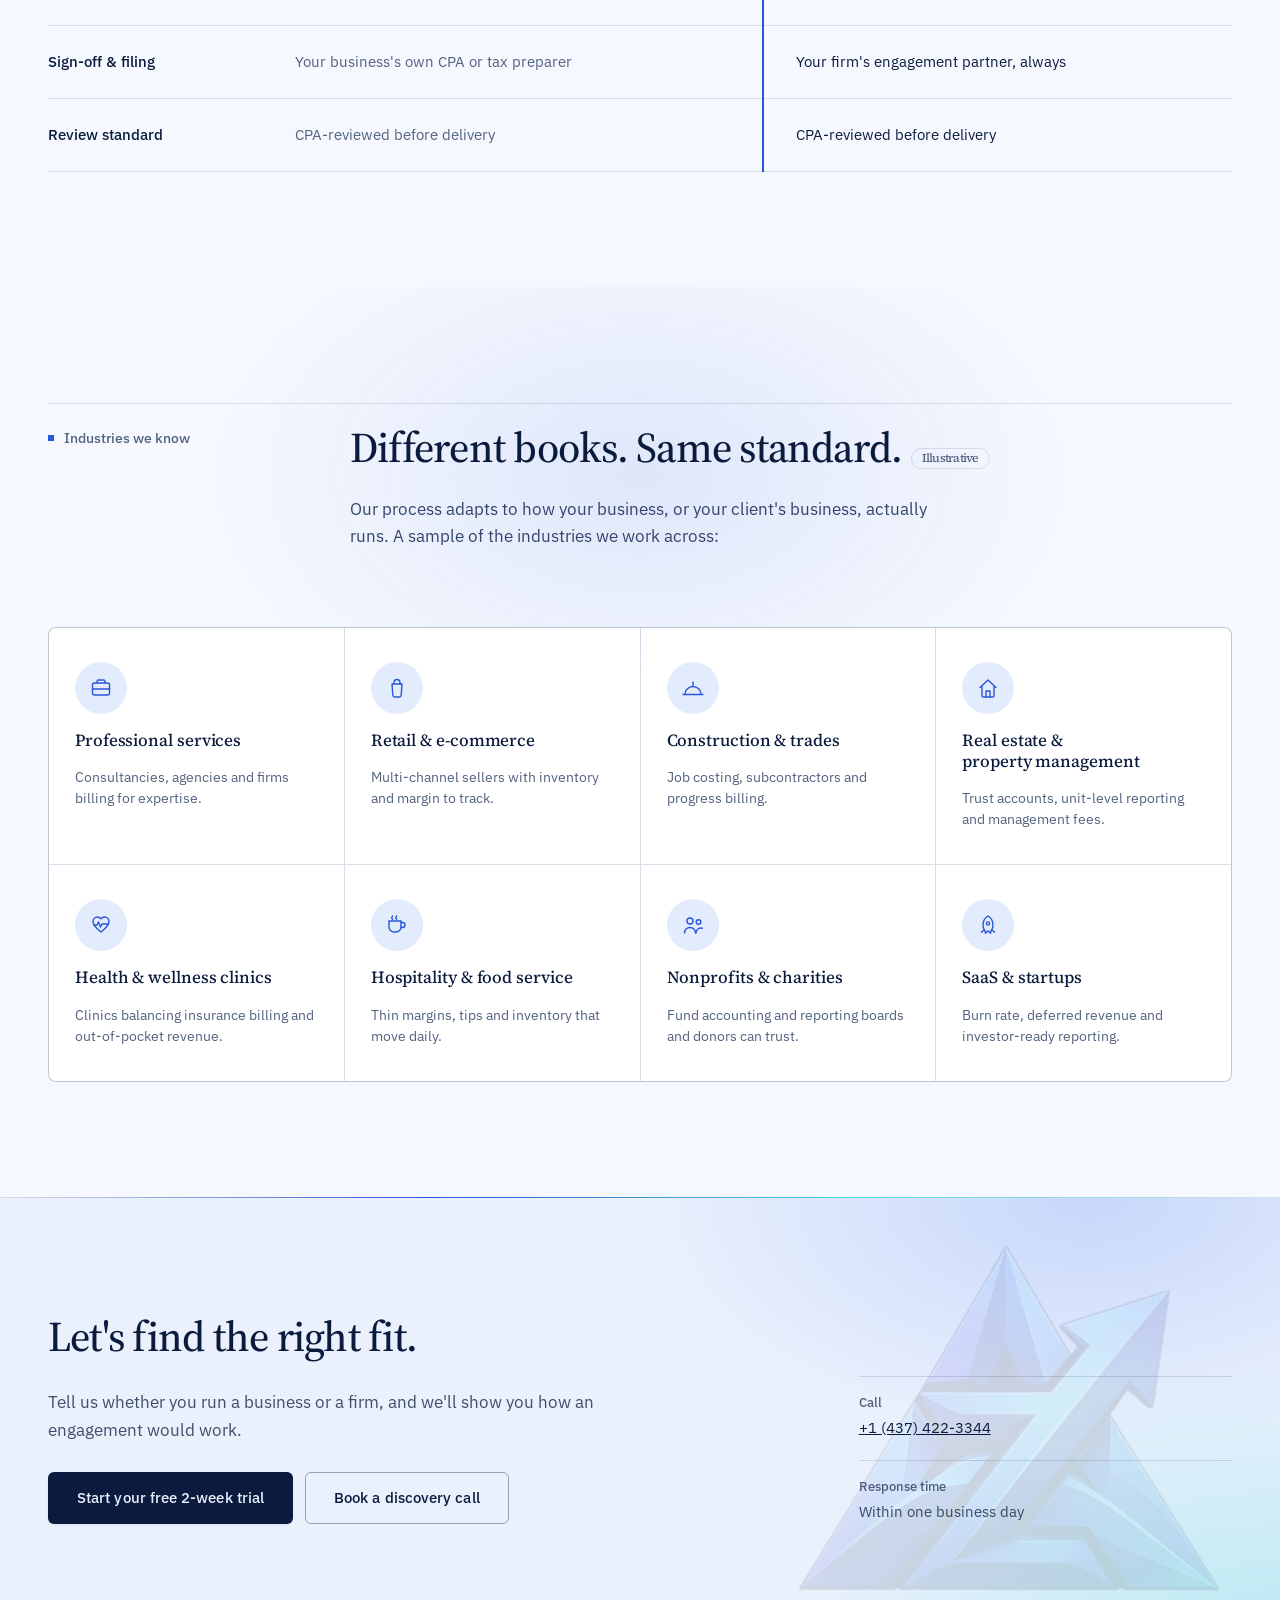
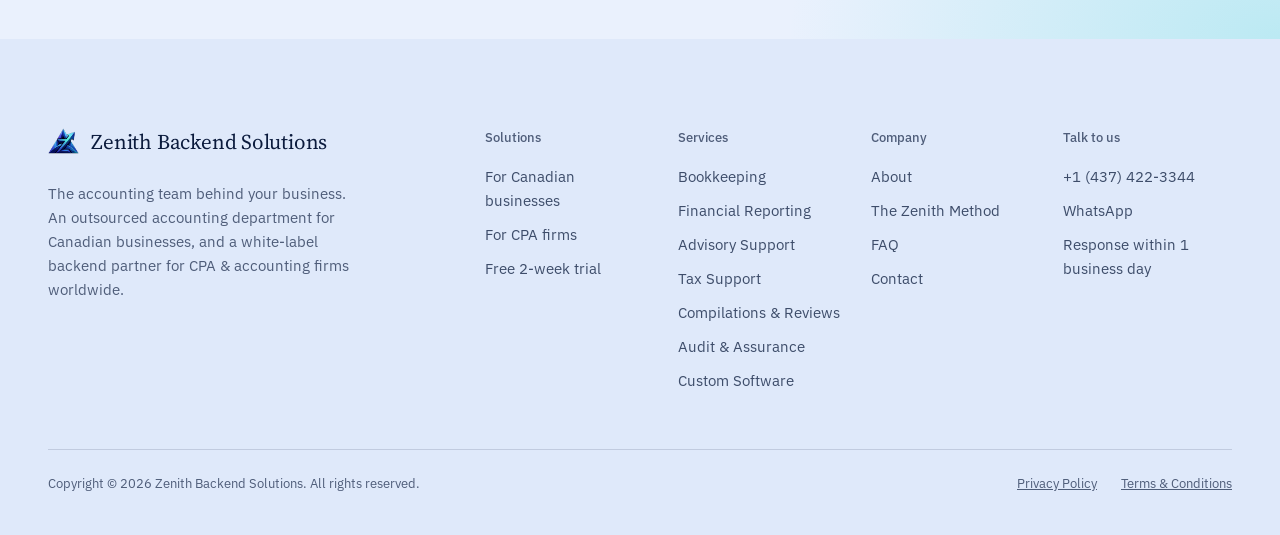
<file: who-we-serve.html>
<!DOCTYPE html>
<html lang="en-CA">
<head>
<meta charset="UTF-8" />
<meta name="viewport" content="width=device-width, initial-scale=1, viewport-fit=cover" />
<title>Outsourced Accounting for Businesses &amp; CPA Firms | Zenith</title>
<meta name="description" content="Zenith is the outsourced accounting department for growing Canadian businesses, and a white-label backend team for CPA and bookkeeping firms. NDA-backed, CPA-reviewed." />
<meta name="robots" content="index,follow,max-image-preview:large" />
<meta name="theme-color" content="#F5F8FE" />
<link rel="canonical" href="https://www.zenithbackendsolutions.com/who-we-serve.html" />
<link rel="icon" href="assets/favicon.ico" sizes="any" />
<link rel="icon" type="image/png" sizes="32x32" href="assets/favicon-32.png" />
<link rel="icon" type="image/png" sizes="192x192" href="assets/icon-192.png" />
<link rel="apple-touch-icon" href="assets/apple-touch-icon.png" />
<meta property="og:site_name" content="Zenith Backend Solutions" />
<meta property="og:type" content="website" />
<meta property="og:locale" content="en_CA" />
<meta property="og:title" content="Outsourced Accounting for Businesses &amp; CPA Firms | Zenith" />
<meta property="og:description" content="Zenith is the outsourced accounting department for growing Canadian businesses, and a white-label backend team for CPA and bookkeeping firms. NDA-backed, CPA-reviewed." />
<meta property="og:url" content="https://www.zenithbackendsolutions.com/who-we-serve.html" />
<meta property="og:image" content="https://www.zenithbackendsolutions.com/assets/og-image.png" />
<meta property="og:image:width" content="1200" />
<meta property="og:image:height" content="630" />
<meta property="og:image:alt" content="Zenith Backend Solutions: the accounting team behind your business" />
<meta name="twitter:card" content="summary_large_image" />
<meta name="twitter:title" content="Outsourced Accounting for Businesses &amp; CPA Firms | Zenith" />
<meta name="twitter:image" content="https://www.zenithbackendsolutions.com/assets/og-image.png" />
<link rel="preconnect" href="https://fonts.googleapis.com" />
<link rel="preconnect" href="https://fonts.gstatic.com" crossorigin />
<link href="https://fonts.googleapis.com/css2?family=Source+Serif+4:opsz,wght@8..60,500;8..60,600&family=IBM+Plex+Sans:wght@400;500;600&display=swap" rel="stylesheet" />
<link rel="stylesheet" href="assets/style.css" />
<script type="application/ld+json">{"@context": "https://schema.org", "@graph": [{"@type": ["AccountingService", "ProfessionalService"], "@id": "https://www.zenithbackendsolutions.com/#organization", "name": "Zenith Backend Solutions", "url": "https://www.zenithbackendsolutions.com/", "logo": "https://www.zenithbackendsolutions.com/assets/logo.png", "image": "https://www.zenithbackendsolutions.com/assets/og-image.png", "telephone": "+1-437-422-3344", "areaServed": {"@type": "Country", "name": "Canada"}, "availableLanguage": "English", "description": "CPA-reviewed outsourced accounting for Canadian businesses, and white-label backend support for CPA and accounting firms.", "knowsAbout": ["Outsourced accounting", "Bookkeeping", "Financial reporting", "GST/HST", "Payroll reconciliation", "QuickBooks Online", "Xero", "White-label accounting", "Custom accounting software development"], "contactPoint": {"@type": "ContactPoint", "telephone": "+1-437-422-3344", "contactType": "sales", "areaServed": "CA", "availableLanguage": "English"}, "hasOfferCatalog": {"@type": "OfferCatalog", "name": "Accounting services", "itemListElement": [{"@type": "Offer", "itemOffered": {"@type": "Service", "name": "Bookkeeping", "description": "Daily transaction coding, reconciliations, payables and receivables across QuickBooks Online, Xero and other major platforms.", "provider": {"@id": "https://www.zenithbackendsolutions.com/#organization"}}}, {"@type": "Offer", "itemOffered": {"@type": "Service", "name": "Financial Reporting", "description": "Month-end packages, management reports and KPI dashboards.", "provider": {"@id": "https://www.zenithbackendsolutions.com/#organization"}}}, {"@type": "Offer", "itemOffered": {"@type": "Service", "name": "Advisory Support", "description": "Cash-flow forecasts, budget-to-actual analysis and financial models.", "provider": {"@id": "https://www.zenithbackendsolutions.com/#organization"}}}, {"@type": "Offer", "itemOffered": {"@type": "Service", "name": "Tax Support", "description": "Year-end working papers, GST/HST and payroll remittance reconciliations.", "provider": {"@id": "https://www.zenithbackendsolutions.com/#organization"}}}, {"@type": "Offer", "itemOffered": {"@type": "Service", "name": "Compilations & Reviews", "description": "Engagement files and financial statements prepared and CPA-reviewed.", "provider": {"@id": "https://www.zenithbackendsolutions.com/#organization"}}}, {"@type": "Offer", "itemOffered": {"@type": "Service", "name": "Audit & Assurance", "description": "Audit and assurance engagements planned, tested and signed off by our in-house licensed CPAs.", "provider": {"@id": "https://www.zenithbackendsolutions.com/#organization"}}}, {"@type": "Offer", "itemOffered": {"@type": "Service", "name": "Custom Accounting Software", "description": "In-house accounting software, plus bespoke customization of that platform to a business's or CPA firm's specific workflows and reporting needs.", "provider": {"@id": "https://www.zenithbackendsolutions.com/#organization"}}}]}}, {"@type": "BreadcrumbList", "itemListElement": [{"@type": "ListItem", "position": 1, "name": "Home", "item": "https://www.zenithbackendsolutions.com/"}, {"@type": "ListItem", "position": 2, "name": "Who we serve", "item": "https://www.zenithbackendsolutions.com/who-we-serve.html"}]}, {"@type": "WebPage", "@id": "https://www.zenithbackendsolutions.com/who-we-serve.html#webpage", "url": "https://www.zenithbackendsolutions.com/who-we-serve.html", "name": "Outsourced Accounting for Businesses & CPA Firms | Zenith", "isPartOf": {"@id": "https://www.zenithbackendsolutions.com/#website"}, "about": {"@id": "https://www.zenithbackendsolutions.com/#organization"}, "inLanguage": "en-CA"}]}</script>
</head>
<body>
<a class="skip" href="#main">Skip to content</a>
<svg width="0" height="0" style="position:absolute" aria-hidden="true" focusable="false">
<symbol id="i-check" viewBox="0 0 24 24"><path d="M5 12.5l4.5 4.5L19 7.5"/></symbol>
<symbol id="i-arrow" viewBox="0 0 24 24"><path d="M5 12h14M13 6l6 6-6 6"/></symbol>
<symbol id="i-chev" viewBox="0 0 24 24"><path d="M6 9l6 6 6-6"/></symbol>
<symbol id="i-close" viewBox="0 0 24 24"><path d="M6 6l12 12M18 6L6 18"/></symbol>
<symbol id="i-phone" viewBox="0 0 24 24"><path d="M6.6 3h3l1.4 4-2 1.3a11 11 0 0 0 5.7 5.7L16 12l4 1.4v3A2.6 2.6 0 0 1 17.4 19 14.4 14.4 0 0 1 5 6.6 2.6 2.6 0 0 1 6.6 3z"/></symbol>
<symbol id="i-wa" viewBox="0 0 32 32"><path d="M16.02 3C9.4 3 4 8.37 4 14.98c0 2.24.62 4.34 1.7 6.14L4 29l8.1-1.64a12.9 12.9 0 0 0 3.92.6h.01c6.62 0 12.02-5.37 12.02-11.98C28.05 8.37 22.65 3 16.02 3z"/><path fill="currentColor" stroke="none" d="M22.1 18.68c-.33-.17-1.96-.97-2.27-1.08-.3-.11-.53-.17-.75.17-.22.33-.86 1.08-1.06 1.3-.2.22-.39.25-.72.08-.33-.17-1.4-.52-2.67-1.66-.99-.88-1.65-1.97-1.85-2.3-.19-.33-.02-.51.15-.68.15-.15.33-.39.5-.58.17-.2.22-.33.33-.56.11-.22.06-.42-.03-.58-.08-.17-.75-1.82-1.03-2.49-.27-.65-.55-.56-.75-.57-.19-.01-.42-.01-.64-.01-.22 0-.58.08-.89.42-.3.33-1.16 1.14-1.16 2.78s1.19 3.23 1.36 3.45c.17.22 2.34 3.6 5.68 5.05.79.34 1.41.54 1.9.7.8.25 1.52.22 2.09.13.64-.1 1.96-.8 2.24-1.58.28-.77.28-1.44.19-1.58-.08-.14-.3-.22-.63-.39z"/></symbol>
<symbol id="i-ind-pro" viewBox="0 0 24 24"><path d="M8 7V5.5A1.5 1.5 0 0 1 9.5 4h5A1.5 1.5 0 0 1 16 5.5V7"/><rect x="3.5" y="7" width="17" height="12" rx="2"/><path d="M3.5 13h17"/></symbol>
<symbol id="i-ind-retail" viewBox="0 0 24 24"><path d="M7 8h10l-.8 11.2a2 2 0 0 1-2 1.8H9.8a2 2 0 0 1-2-1.8L7 8z"/><path d="M9 8V6.5a3 3 0 0 1 6 0V8"/></symbol>
<symbol id="i-ind-build" viewBox="0 0 24 24"><path d="M4 18.5a8 8 0 0 1 16 0"/><path d="M12 6v4.5"/><path d="M2 18.5h20"/></symbol>
<symbol id="i-ind-realestate" viewBox="0 0 24 24"><path d="M4 11.5 12 4l8 7.5"/><path d="M6 10v10a1 1 0 0 0 1 1h10a1 1 0 0 0 1-1V10"/><path d="M10 21v-6h4v6"/></symbol>
<symbol id="i-ind-health" viewBox="0 0 24 24"><path d="M20 8.5c0 4.5-4.5 7.5-8 10.5-3.5-3-8-6-8-10.5A4.5 4.5 0 0 1 8.5 4c1.4 0 2.7.7 3.5 1.8A4.4 4.4 0 0 1 15.5 4 4.5 4.5 0 0 1 20 8.5z"/><path d="M5 12h3l1.5-3 2 5 1.5-3H19"/></symbol>
<symbol id="i-ind-hosp" viewBox="0 0 24 24"><path d="M4 8h12v6a5 5 0 0 1-5 5H9a5 5 0 0 1-5-5V8z"/><path d="M16 9.5h1.5a2.5 2.5 0 0 1 0 5H16"/><path d="M7.5 3c0 .8-.8.9-.8 1.7s.8.9.8 1.7"/><path d="M11.5 3c0 .8-.8.9-.8 1.7s.8.9.8 1.7"/></symbol>
<symbol id="i-ind-nonprofit" viewBox="0 0 24 24"><circle cx="9" cy="8" r="3"/><path d="M3.5 20a5.5 5.5 0 0 1 11 0"/><circle cx="17.5" cy="9" r="2.3"/><path d="M15 20a5 5 0 0 1 6.3-4.8"/></symbol>
<symbol id="i-ind-saas" viewBox="0 0 24 24"><path d="M12 3c3 1.8 5 5.6 5 9.3 0 1.9-.6 3.6-1.6 4.9l-1 3-1.7-1.9h-1.4L9.6 20.2l-1-3C7.6 15.9 7 14.2 7 12.3 7 8.6 9 4.8 12 3z"/><circle cx="12" cy="10.5" r="1.6"/><path d="M8.2 16.8 5.5 19.3M15.8 16.8l2.7 2.5"/></symbol>
</svg>
<header class="site-header dark" data-header>
  <div class="wrap site-header__bar">
    <a class="brand" href="index.html" aria-label="Zenith Backend Solutions, home">
      <img src="assets/logo.png" alt="" width="32" height="26" />
      <span class="brand__name">Zenith<span> Backend Solutions</span></span>
    </a>
    <nav class="primary-nav" aria-label="Primary">
      <ul>
        <li class="has-menu">
          <button class="nav-link" type="button" data-menu-btn aria-expanded="false" aria-controls="menu-services">Services <svg class="icon" aria-hidden="true"><use href="#i-chev"/></svg></button>
          <div class="menu" id="menu-services">
            <div class="menu__grid"><a class="menu__item" href="services.html#bookkeeping"><strong>Bookkeeping</strong><span>Daily coding, reconciliations and clean books</span></a><a class="menu__item" href="services.html#reporting"><strong>Financial Reporting</strong><span>Month-end packages and KPI dashboards</span></a><a class="menu__item" href="services.html#advisory"><strong>Advisory Support</strong><span>Forecasts, cash-flow models and analysis</span></a><a class="menu__item" href="services.html#tax"><strong>Tax Support</strong><span>Working papers and schedules</span></a><a class="menu__item" href="services.html#compilations"><strong>Compilations & Reviews</strong><span>Backend engagement file preparation</span></a><a class="menu__item" href="services.html#audit"><strong>Audit & Assurance</strong><span>Engagements we run and sign off</span></a><a class="menu__item" href="services.html#software"><strong>Custom Software</strong><span>In-house platform, built around you</span></a></div>
            <div class="menu__foot"><span>Not sure where to start?</span><a class="link" href="services.html">See all services</a></div>
          </div>
        </li>
        <li><a class="nav-link" href="who-we-serve.html#businesses">Businesses</a></li>
        <li><a class="nav-link" href="who-we-serve.html#firms">CPA firms</a></li>
        <li><a class="nav-link" href="index.html#industries">Industries</a></li>
        <li><a class="nav-link" href="index.html#method">How we work</a></li>
        <li><a class="nav-link" href="about.html">About</a></li>
      </ul>
    </nav>
    <div class="header-actions">
      <a class="nav-link" href="contact.html">Contact</a>
      <button class="btn btn--primary btn--sm" type="button" data-open-trial>Start free 2-week trial</button>
    </div>
    <button class="menu-toggle" id="menuToggle" type="button" aria-label="Open menu" aria-expanded="false" aria-controls="mobileSheet"><span></span><span></span></button>
  </div>
  <div class="progress" aria-hidden="true"></div>
</header>
<div class="sheet dark" id="mobileSheet">
  <a class="sheet__link" href="who-we-serve.html#businesses">Businesses</a>
  <a class="sheet__link" href="who-we-serve.html#firms">CPA firms</a>
  <details>
    <summary>Services <svg class="icon" aria-hidden="true"><use href="#i-chev"/></svg></summary>
    <div class="sheet__sub"><a href="services.html#bookkeeping">Bookkeeping</a><a href="services.html#reporting">Financial Reporting</a><a href="services.html#advisory">Advisory Support</a><a href="services.html#tax">Tax Support</a><a href="services.html#compilations">Compilations & Reviews</a><a href="services.html#audit">Audit & Assurance</a><a href="services.html#software">Custom Software</a><a href="services.html">All services</a></div>
  </details>
  <a class="sheet__link" href="index.html#industries">Industries</a>
  <a class="sheet__link" href="index.html#method">How we work</a>
  <a class="sheet__link" href="about.html">About</a>
  <a class="sheet__link" href="contact.html">Contact</a>
  <div class="sheet__cta">
    <button class="btn btn--primary" type="button" data-magnetic data-open-trial>Start your free 2-week trial</button>
    <a class="btn btn--ghost" href="tel:+14374223344">Book a discovery call</a>
  </div>
  <p class="sheet__meta">+1 (437) 422-3344 &middot; Response within one business day</p>
</div>
<main id="main">
<section class="section page-hero dark" style="padding-bottom:clamp(56px,7vw,96px)">
  <div class="wrap">
    <p class="crumbs"><a href="index.html">Home</a><i></i><span>Who we serve</span></p>
    <h1 class="h-page">Built for growing businesses. Available to the firms that serve them.</h1>
    <p class="lede">Zenith runs two engagement models on the same CPA-reviewed foundation: a direct outsourced accounting department for Canadian businesses, and a white-label backend team for accounting firms.</p>
  </div>
</section>
<section class="section" id="businesses">
  <div class="wrap">
    <div class="sec-head rv"><p class="sec-head__tag">For Canadian businesses</p>
      <div class="sec-head__body"><h2 class="h-section">Skip the in-house hire. Get a CPA-reviewed accounting team instead.</h2>
      <p class="lede">Businesses across Canada work with Zenith directly for bookkeeping, financial reporting and advisory support, without carrying the cost, hiring risk or management overhead of an in-house accounting department.</p></div></div>
    <div class="eng">
      <div class="eng__lead rv">
        <h3 class="h-sub">Where Zenith fits</h3>
        <ul class="situations">
          <li>Bookkeeping, reconciliations and financial reporting kept current, month after month.</li>
          <li>Books organized and reconciled ahead of filing season for your accountant.</li>
          <li>Cash-flow forecasts and reporting built for lenders, investors or your board.</li>
          <li>Confidentiality and non-disclosure agreements on every engagement.</li>
        </ul>
        <div class="btn-row"><button class="btn btn--primary" type="button" data-open-trial>Start Your Free 2-Week Trial</button><a class="btn btn--ghost" href="tel:+14374223344">Book a Discovery Call</a></div>
      </div>
      <div class="eng__panel rv" style="--d:.08s"><h3>Your outsourced accounting department</h3><p class="body-2 small" style="margin-bottom:16px">How an engagement begins</p>
        <ol class="path-steps">
          <li><span>A discovery call, specific to your business</span></li>
          <li><span>Access provisioned to your live systems</span></li>
          <li><span>Free 2-week trial on your live books</span></li>
          <li><span>Ongoing bookkeeping, reporting &amp; advisory support</span></li>
        </ol></div>
    </div>
  </div>
</section>
<section class="section dark" id="firms">
  <div class="wrap">
    <div class="sec-head rv"><p class="sec-head__tag">For CPA &amp; accounting firms</p>
      <div class="sec-head__body"><h2 class="h-section">A white-label team, working entirely behind your brand.</h2>
      <p class="lede">We become the backend production team for CPA and bookkeeping firms worldwide, handling the files and freeing your team to focus on advisory work and client relationships. Your clients only ever see your firm.</p></div></div>
    <div class="eng">
      <div class="eng__lead rv">
        <ul class="situations">
          <li>No client-facing contact, ever. All communication stays with your firm.</li>
          <li>Scale capacity up or down by client file, without a hiring cycle.</li>
          <li>Support across bookkeeping, reporting, tax working papers, compilations, reviews and audits.</li>
          <li>NDA and non-solicitation agreements as standard on every engagement.</li>
        </ul>
        <div class="btn-row"><a class="btn btn--primary" href="tel:+14374223344">Book a Discovery Call</a><a class="btn btn--ghost" href="services.html#bookkeeping">See Our Services</a></div>
      </div>
      <div class="eng__panel rv" style="--d:.08s"><h3>Typical firm engagement</h3><p class="body-2 small" style="margin-bottom:16px">How a partnership begins</p>
        <ol class="path-steps">
          <li><span>A discovery call to map your workflow</span></li>
          <li><span>Secure, NDA-backed system access</span></li>
          <li><span>Free 2-week trial on a real client file</span></li>
          <li><span>Dedicated team assigned to your firm</span></li>
          <li><span>Ongoing white-label delivery, CPA-reviewed</span></li>
        </ol></div>
    </div>
  </div>
</section>
<section class="section">
  <div class="wrap">
    <div class="sec-head rv"><p class="sec-head__tag">One standard, two models</p>
      <div class="sec-head__body"><h2 class="h-section">What stays the same. What's different.</h2></div></div>
    <div class="rv"><table class="cmp cmp--plain"><caption class="sr-only">Comparison of engagement models for Canadian businesses and CPA firms</caption>
      <thead><tr><td></td><th scope="col">Canadian businesses</th><th scope="col">CPA &amp; accounting firms</th></tr></thead>
      <tbody>
        <tr><th scope="row">Engagement model</th><td data-label="Canadian businesses">Direct, as your accounting department</td><td data-label="CPA &amp; accounting firms">White-label, behind your brand</td></tr>
        <tr><th scope="row">Client contact</th><td data-label="Canadian businesses">Direct with your business's designated contact</td><td data-label="CPA &amp; accounting firms">None. Your firm remains the only point of contact</td></tr>
        <tr><th scope="row">Core services</th><td data-label="Canadian businesses">Bookkeeping, reporting, advisory, filing-ready books</td><td data-label="CPA &amp; accounting firms">Bookkeeping, reporting, tax support, compilations, reviews, audits</td></tr>
        <tr><th scope="row">Sign-off &amp; filing</th><td data-label="Canadian businesses">Your business's own CPA or tax preparer</td><td data-label="CPA &amp; accounting firms">Your firm's engagement partner, always</td></tr>
        <tr><th scope="row">Review standard</th><td data-label="Canadian businesses">CPA-reviewed before delivery</td><td data-label="CPA &amp; accounting firms">CPA-reviewed before delivery</td></tr>
      </tbody></table></div>
  </div>
</section>
<section class="section ind-showcase" id="industries">
  <div class="wrap">
    <div class="sec-head rv"><p class="sec-head__tag">Industries we know</p>
      <div class="sec-head__body"><h2 class="h-section">Different books. Same standard. <span class="chip">Illustrative</span></h2>
      <p class="lede">Our process adapts to how your business, or your client's business, actually runs. A sample of the industries we work across:</p></div></div>
    <div class="wsp-industries">
      <article class="industry-card rv" style="--d:0s"><span class="industry-card__spot" aria-hidden="true"></span><span class="industry-card__icon"><svg class="icon" aria-hidden="true"><use href="#i-ind-pro"/></svg></span><h3>Professional services</h3><p>Consultancies, agencies and firms billing for expertise.</p></article>
      <article class="industry-card rv" style="--d:.05s"><span class="industry-card__spot" aria-hidden="true"></span><span class="industry-card__icon"><svg class="icon" aria-hidden="true"><use href="#i-ind-retail"/></svg></span><h3>Retail &amp; e-commerce</h3><p>Multi-channel sellers with inventory and margin to track.</p></article>
      <article class="industry-card rv" style="--d:.1s"><span class="industry-card__spot" aria-hidden="true"></span><span class="industry-card__icon"><svg class="icon" aria-hidden="true"><use href="#i-ind-build"/></svg></span><h3>Construction &amp; trades</h3><p>Job costing, subcontractors and progress billing.</p></article>
      <article class="industry-card rv" style="--d:.15s"><span class="industry-card__spot" aria-hidden="true"></span><span class="industry-card__icon"><svg class="icon" aria-hidden="true"><use href="#i-ind-realestate"/></svg></span><h3>Real estate &amp; property management</h3><p>Trust accounts, unit-level reporting and management fees.</p></article>
      <article class="industry-card rv" style="--d:0s"><span class="industry-card__spot" aria-hidden="true"></span><span class="industry-card__icon"><svg class="icon" aria-hidden="true"><use href="#i-ind-health"/></svg></span><h3>Health &amp; wellness clinics</h3><p>Clinics balancing insurance billing and out-of-pocket revenue.</p></article>
      <article class="industry-card rv" style="--d:.05s"><span class="industry-card__spot" aria-hidden="true"></span><span class="industry-card__icon"><svg class="icon" aria-hidden="true"><use href="#i-ind-hosp"/></svg></span><h3>Hospitality &amp; food service</h3><p>Thin margins, tips and inventory that move daily.</p></article>
      <article class="industry-card rv" style="--d:.1s"><span class="industry-card__spot" aria-hidden="true"></span><span class="industry-card__icon"><svg class="icon" aria-hidden="true"><use href="#i-ind-nonprofit"/></svg></span><h3>Nonprofits &amp; charities</h3><p>Fund accounting and reporting boards and donors can trust.</p></article>
      <article class="industry-card rv" style="--d:.15s"><span class="industry-card__spot" aria-hidden="true"></span><span class="industry-card__icon"><svg class="icon" aria-hidden="true"><use href="#i-ind-saas"/></svg></span><h3>SaaS &amp; startups</h3><p>Burn rate, deferred revenue and investor-ready reporting.</p></article>
      <!-- Illustrative placeholder list. Replace with the real industries Zenith has worked with, and remove any that don't apply, before launch. -->
    </div>
  </div>
</section>
</main>
<div class="divider rv" aria-hidden="true"></div>
<section class="section dark cta-band" data-dock-hide>
  <div class="wrap cta-final">
    <div class="stack rv" style="--stack:1.75rem">
      <h2 class="h-section">Let's find the right fit.</h2>
      <p class="lede">Tell us whether you run a business or a firm, and we'll show you how an engagement would work.</p>
      <div class="btn-row"><button class="btn btn--primary" type="button" data-magnetic data-open-trial>Start your free 2-week trial</button><a class="btn btn--ghost" href="tel:+14374223344">Book a discovery call</a></div>
    </div>
    <div class="cta-final__side rv" style="--d:.1s">
      <div><b>Call</b><a href="tel:+14374223344">+1 (437) 422-3344</a></div>
      <div><b>Response time</b>Within one business day</div>
      
    </div>
  </div>
</section>
<footer class="site-footer dark deep" data-dock-hide>
  <div class="wrap">
    <div class="foot">
      <div class="foot__brand">
        <a class="brand" href="index.html" aria-label="Zenith Backend Solutions, home">
          <img src="assets/logo.png" alt="" width="32" height="26" />
          <span class="brand__name">Zenith Backend Solutions</span>
        </a>
        <p>The accounting team behind your business. An outsourced accounting department for Canadian businesses, and a white-label backend partner for CPA &amp; accounting firms worldwide.</p>
      </div>
      <div class="foot__cols">
        <div><h2>Solutions</h2><ul>
          <li><a href="who-we-serve.html#businesses">For Canadian businesses</a></li>
          <li><a href="who-we-serve.html#firms">For CPA firms</a></li>
          <li><a href="index.html#trial">Free 2-week trial</a></li>
        </ul></div>
        <div><h2>Services</h2><ul><li><a href="services.html#bookkeeping">Bookkeeping</a></li><li><a href="services.html#reporting">Financial Reporting</a></li><li><a href="services.html#advisory">Advisory Support</a></li><li><a href="services.html#tax">Tax Support</a></li><li><a href="services.html#compilations">Compilations & Reviews</a></li><li><a href="services.html#audit">Audit & Assurance</a></li><li><a href="services.html#software">Custom Software</a></li></ul></div>
        <div><h2>Company</h2><ul>
          <li><a href="about.html">About</a></li>
          <li><a href="index.html#method">The Zenith Method</a></li>
          <li><a href="contact.html#faq">FAQ</a></li>
          <li><a href="contact.html">Contact</a></li>
        </ul></div>
        <div><h2>Talk to us</h2><ul>
          <li><a href="tel:+14374223344">+1 (437) 422-3344</a></li>
          <li><a href="https://wa.me/14374223344?text=Hi%2C%20I%27d%20like%20to%20know%20more%20about%20Zenith%20Backend%20Solutions%27%20services." target="_blank" rel="noopener">WhatsApp</a></li>
          <li>Response within 1 business day</li>
        </ul></div>
      </div>
    </div>
    <div class="foot__legal">
      <span>Copyright &copy; <span id="year">2026</span> Zenith Backend Solutions. All rights reserved.</span>
      <nav aria-label="Legal"><a href="#">Privacy Policy</a><a href="#">Terms &amp; Conditions</a></nav>
    </div>
  </div>
</footer>
<div class="modal" id="trialModal" role="dialog" aria-modal="true" aria-labelledby="trialModalTitle" aria-hidden="true">
  <div class="modal__dialog">
    <button class="modal__close" type="button" aria-label="Close" data-close-trial><svg class="icon" aria-hidden="true"><use href="#i-close"/></svg></button>
    <div id="trialFormView">
      <h2 id="trialModalTitle">Start your free 2-week trial</h2>
      <p class="lede-sm">Tell us a bit about your firm or business and we'll be in touch shortly.</p>
      <div class="modal__perks"><span><svg class="icon" aria-hidden="true"><use href="#i-check"/></svg>On your live books</span><span><svg class="icon" aria-hidden="true"><use href="#i-check"/></svg>No commitment</span><span><svg class="icon" aria-hidden="true"><use href="#i-check"/></svg>NDA-backed</span></div>
      <form id="trialForm" class="form" action="https://formspree.io/f/mbdvalee" method="POST" novalidate>
        <input type="hidden" name="_subject" value="New Free Trial Request — Zenith Backend Solutions" />
        <div class="hp" aria-hidden="true"><label>Leave this field empty <input type="text" name="_gotcha" tabindex="-1" autocomplete="off" /></label></div>
        <div class="field"><label for="trialName">Name</label>
          <input id="trialName" name="name" type="text" autocomplete="name" required placeholder="Jordan Smith" data-msg-missing="Enter your name." />
          <p class="field__err" role="alert"></p></div>
        <div class="field"><label for="trialOrg">Business or firm name</label>
          <input id="trialOrg" name="organization" type="text" autocomplete="organization" required placeholder="Smith &amp; Co." data-msg-missing="Enter your business or firm name." />
          <p class="field__err" role="alert"></p></div>
        <div class="field"><label for="trialEmail">Email</label>
          <input id="trialEmail" name="email" type="email" autocomplete="email" required placeholder="jordan@smithco.ca" data-msg-missing="Enter your email address." data-msg-type="Enter a valid email address, like name@company.ca." />
          <p class="field__err" role="alert"></p></div>
        <div class="field"><label for="trialType">I am a</label>
          <select id="trialType" name="inquirer_type"><option>Canadian business</option><option>CPA / Accounting firm</option><option>Other</option></select></div>
        <button id="trialSubmitBtn" class="btn btn--primary btn--block" type="submit">Submit Request</button>
        <p id="trialErrorMsg" class="form__err" role="alert" tabindex="-1" hidden>Something went wrong. Please try again or email us directly.</p>
        <p class="form__note">We typically respond within one business day.</p>
      </form>
    </div>
    <div id="trialSuccessView" class="success" hidden>
      <div class="success__mark"><svg class="icon" aria-hidden="true"><use href="#i-check"/></svg></div>
      <h2>Request received</h2>
      <p>Thanks — we've received your details and will be in touch shortly.</p>
      <p>Next: a discovery call to understand your business, then secure access set up before your trial begins.</p>
      <button class="btn btn--primary" type="button" data-close-trial>Close</button>
    </div>
  </div>
</div>
<a class="wa" href="https://wa.me/14374223344?text=Hi%2C%20I%27d%20like%20to%20know%20more%20about%20Zenith%20Backend%20Solutions%27%20services." target="_blank" rel="noopener" aria-label="Chat with us on WhatsApp"><svg class="icon" aria-hidden="true"><use href="#i-wa"/></svg><span class="wa__label">Chat on WhatsApp</span></a>
<div class="dock dark" role="region" aria-label="Quick actions">
  <button class="btn btn--primary" type="button" data-open-trial>Start free 2-week trial</button>
  <a class="btn btn--ghost btn--icon" href="tel:+14374223344" aria-label="Call Zenith"><svg class="icon" aria-hidden="true"><use href="#i-phone"/></svg></a>
  <a class="btn btn--ghost btn--icon" href="https://wa.me/14374223344?text=Hi%2C%20I%27d%20like%20to%20know%20more%20about%20Zenith%20Backend%20Solutions%27%20services." target="_blank" rel="noopener" aria-label="WhatsApp"><svg class="icon" aria-hidden="true"><use href="#i-wa"/></svg></a>
</div>
<script src="assets/main.js"></script>
</body>
</html>
</file>
<file: assets/style.css>
/* =====================================================================
   Zenith Backend Solutions — design system
   Midnight / ivory / restrained cobalt. Hand-authored, no runtime CSS
   compiler. Sections: 1 tokens · 2 base · 3 layout · 4 header · 5 buttons
   6 hero + board · 7 home sections · 8 inner pages · 9 forms + modal
   10 footer + dock · 11 motion
   ===================================================================== */

/* ---------- 1. tokens ---------- */
:root{
  --midnight-950:#DFE9FA;
  --midnight-900:#EAF1FD;
  --midnight-800:#FFFFFF;
  --midnight-700:#C9D9F3;

  --ivory-50:#FFFFFF;
  --ivory-100:#F5F8FE;
  --ivory-200:#E8EFFA;
  --sand-300:#CBD8EE;

  --ink:#0B1B3D;
  --ink-2:#34456B;
  --ink-3:#52627F;

  --cobalt:#2A55D9;
  --cobalt-hi:#3A69EA;
  --cobalt-soft:#2A55D9;
  --cobalt-wash:#E3ECFD;

  --on-dark:#0B1B3D;
  --on-dark-2:rgba(11,27,61,.76);
  --on-dark-3:rgba(11,27,61,.68);

  --ok:#2F7A58;
  --ok-dark:#1F6B4A;
  --amber:#8A5A00;
  --danger:#B3261E;

  --serif:"Source Serif 4","Iowan Old Style","Palatino Linotype",Palatino,Georgia,"Times New Roman",serif;
  --sans:"IBM Plex Sans",system-ui,-apple-system,"Segoe UI",Roboto,"Helvetica Neue",Arial,sans-serif;

  --ease:cubic-bezier(.22,.61,.36,1);
  --ease-out:cubic-bezier(.16,1,.3,1);

  --header-h:72px;
  --gutter:24px;
  --maxw:1240px;

  /* surface-aware tokens — flipped by .dark */
  --surface:var(--ivory-100);
  --fg:var(--ink);
  --fg-2:var(--ink-2);
  --fg-3:var(--ink-3);
  --line:rgba(11,27,61,.12);
  --line-strong:rgba(11,27,61,.3);
  --accent:var(--cobalt);
}
.dark{
  --surface:var(--midnight-900);
  --fg:var(--on-dark);
  --fg-2:var(--on-dark-2);
  --fg-3:var(--on-dark-3);
  --line:rgba(11,27,61,.14);
  --line-strong:rgba(11,27,61,.36);
  --accent:var(--cobalt-soft);
  color:var(--fg);
}
.paper{--surface:var(--ivory-50)}
.sand{--surface:var(--ivory-200)}
.deep{--surface:var(--midnight-950)}

/* ---------- 2. base ---------- */
*,*::before,*::after{box-sizing:border-box}
html{-webkit-text-size-adjust:100%;scroll-behavior:smooth;scroll-padding-top:calc(var(--header-h) + 24px)}
body{
  margin:0;font-family:var(--sans);font-size:1rem;line-height:1.6;
  color:var(--ink);background:var(--ivory-100);
  -webkit-font-smoothing:antialiased;-moz-osx-font-smoothing:grayscale;text-rendering:optimizeLegibility;
}
body.is-locked{overflow:hidden}
img,svg{display:block;max-width:100%}
h1,h2,h3,h4,p,ul,ol,dl,dd,figure,blockquote,table{margin:0}
ul,ol{padding:0;list-style:none}
a{color:inherit}
button,input,select,textarea{font:inherit;color:inherit}
button{background:none;border:0;padding:0;cursor:pointer}
[hidden]{display:none !important}
::selection{background:var(--cobalt);color:#fff}
:focus-visible{outline:2px solid var(--accent);outline-offset:3px;border-radius:3px}
.sr-only{position:absolute;width:1px;height:1px;margin:-1px;padding:0;overflow:hidden;clip:rect(0,0,0,0);white-space:nowrap;border:0}
.skip{position:fixed;left:16px;top:-64px;z-index:200;background:var(--ivory-50);color:var(--ink);padding:12px 18px;border-radius:6px;font-weight:500;text-decoration:none;transition:top .2s var(--ease)}
.skip:focus{top:16px}
.icon{width:1.25em;height:1.25em;fill:none;stroke:currentColor;stroke-width:1.5;stroke-linecap:round;stroke-linejoin:round;flex:none}

h1,h2,h3{font-family:var(--serif);font-weight:500;letter-spacing:-.008em;text-wrap:balance;font-optical-sizing:auto}
.h-hero{font-size:clamp(2.6rem,4.9vw,4.7rem);line-height:1.08;letter-spacing:-.015em}
.h-page{font-size:clamp(2.25rem,4.3vw,3.9rem);line-height:1.08;letter-spacing:-.02em}
.h-section{font-size:clamp(1.85rem,3.3vw,2.9rem);line-height:1.12;letter-spacing:-.018em}
.h-card{font-size:clamp(1.5rem,2.2vw,2rem);line-height:1.15}
.h-sub{font-size:1.375rem;line-height:1.25;letter-spacing:-.01em}
.lede{font-size:clamp(1.0625rem,1.35vw,1.25rem);line-height:1.6;color:var(--fg-2);max-width:60ch}
.body-2{color:var(--fg-2)}
.small{font-size:.875rem;line-height:1.55}
.muted{color:var(--fg-3)}
.num{font-variant-numeric:tabular-nums lining-nums}

.link{color:var(--accent);text-decoration:underline;text-decoration-thickness:1px;text-underline-offset:.28em;transition:text-decoration-thickness .2s var(--ease),color .2s var(--ease)}
.link:hover{text-decoration-thickness:2px}
.link--go{display:inline-flex;align-items:center;gap:8px;font-weight:500;text-decoration:none;border-bottom:1px solid currentColor;padding-bottom:3px}
.link--go .icon{width:1em;height:1em;transition:transform .3s var(--ease-out)}
.link--go:hover .icon{transform:translateX(3px)}

/* ---------- 3. layout ---------- */
.wrap{width:min(100% - (var(--gutter) * 2),var(--maxw));margin-inline:auto}
@media (min-width:1024px){:root{--gutter:48px}}
.section{position:relative;background:var(--surface);color:var(--fg);padding-block:clamp(72px,9vw,144px)}
.section--tight{padding-block:clamp(56px,6vw,96px)}
.stack>*+*{margin-top:var(--stack,1.25rem)}

.sec-head{display:grid;grid-template-columns:repeat(12,minmax(0,1fr));column-gap:24px;row-gap:14px;padding-top:20px;border-top:1px solid var(--line);margin-bottom:clamp(40px,6vw,80px)}
.sec-head__tag{grid-column:1 / 4;font-size:.875rem;font-weight:500;color:var(--fg-3);display:flex;align-items:flex-start;gap:10px;line-height:1.4;padding-top:.35rem}
.sec-head__tag::before{content:"";width:6px;height:6px;background:var(--accent);margin-top:.42em;flex:none}
.sec-head__body{grid-column:4 / 13;display:grid;gap:24px}
@media (max-width:900px){
  .sec-head__tag,.sec-head__body{grid-column:1 / -1}
}

.split{display:grid;grid-template-columns:repeat(12,minmax(0,1fr));column-gap:24px;row-gap:48px;align-items:start}

/* ---------- 4. header ---------- */
.site-header{position:fixed;inset:0 0 auto 0;z-index:60;height:var(--header-h);background:transparent;border-bottom:1px solid transparent;transition:background-color .3s var(--ease),border-color .3s var(--ease)}
.site-header.dark{color:var(--fg)}
.site-header.is-scrolled,.site-header.is-open{background:var(--midnight-950);border-bottom-color:var(--line)}
.site-header__bar{height:100%;display:flex;align-items:center;justify-content:space-between;gap:24px}
.progress{position:absolute;left:0;bottom:-1px;height:1px;width:100%;transform-origin:left;transform:scaleX(var(--p,0));background:var(--cobalt-soft);opacity:0;transition:opacity .3s}
.is-scrolled .progress{opacity:1}

.brand{display:inline-flex;align-items:center;gap:12px;text-decoration:none;flex:none}
.brand img{height:26px;width:auto}
.brand__name{font-family:var(--serif);font-size:1.3125rem;letter-spacing:-.01em;line-height:1;white-space:nowrap}
.brand__name span{color:var(--cobalt)}

.primary-nav{display:none}
.primary-nav ul{display:flex;align-items:center;gap:2px}
.nav-link{position:relative;display:inline-flex;align-items:center;gap:6px;min-height:44px;padding:0 10px;font-size:.875rem;color:var(--fg-2);text-decoration:none;white-space:nowrap;transition:color .2s var(--ease)}
.nav-link::after{content:"";position:absolute;left:10px;right:10px;bottom:9px;height:1px;background:var(--accent);transform:scaleX(0);transform-origin:left;transition:transform .3s var(--ease-out)}
.nav-link:hover,.nav-link[aria-expanded="true"]{color:var(--fg)}
.nav-link:hover::after,.nav-link[aria-current="page"]::after,.nav-link[aria-expanded="true"]::after{transform:scaleX(1)}
.nav-link[aria-current="page"]{color:var(--fg)}
.nav-link .icon{width:14px;height:14px;transition:transform .25s var(--ease)}
.nav-link[aria-expanded="true"] .icon{transform:rotate(180deg)}
.has-menu{position:relative}
.menu{position:absolute;top:calc(100% + 14px);left:-12px;width:min(640px,86vw);background:var(--midnight-950);border:1px solid var(--line);border-radius:6px;padding:28px;box-shadow:0 30px 60px -24px rgba(11,27,61,.17);opacity:0;visibility:hidden;transform:translateY(-6px);transition:opacity .22s var(--ease),transform .22s var(--ease),visibility 0s linear .22s}
.menu.is-open{opacity:1;visibility:visible;transform:none;transition-delay:0s}
.menu__grid{display:grid;grid-template-columns:1fr 1fr;gap:4px 28px}
.menu__item{display:block;padding:12px 0;text-decoration:none;border-bottom:1px solid var(--line)}
.menu__item strong{display:block;font-weight:500;font-size:.95rem;color:var(--fg);transition:color .2s}
.menu__item span{display:block;font-size:.8125rem;line-height:1.45;color:var(--fg-3);margin-top:2px}
.menu__item:hover strong{color:var(--accent)}
.menu__foot{display:flex;justify-content:space-between;align-items:center;gap:16px;margin-top:18px;font-size:.875rem;color:var(--fg-3)}

.header-actions{display:none;align-items:center;gap:8px}
.menu-toggle{width:44px;height:44px;display:inline-flex;flex-direction:column;align-items:center;justify-content:center;margin-right:-8px}
.menu-toggle span{display:block;width:22px;height:1.5px;background:currentColor;transition:transform .3s var(--ease),opacity .2s}
.menu-toggle span+span{margin-top:6px}
.menu-toggle[aria-expanded="true"] span:first-child{transform:translateY(3.75px) rotate(45deg)}
.menu-toggle[aria-expanded="true"] span:last-child{transform:translateY(-3.75px) rotate(-45deg)}
@media (min-width:1220px){
  .primary-nav{display:block}
  .header-actions{display:flex}
  .menu-toggle{display:none}
}

.sheet{position:fixed;inset:var(--header-h) 0 0 0;z-index:55;background:var(--midnight-950);overflow-y:auto;padding:12px var(--gutter) 120px;opacity:0;visibility:hidden;transform:translateY(-8px);transition:opacity .25s var(--ease),transform .25s var(--ease),visibility 0s linear .25s}
.sheet.is-open{opacity:1;visibility:visible;transform:none;transition-delay:0s}
.sheet a.sheet__link,.sheet summary{display:flex;align-items:center;justify-content:space-between;min-height:64px;font-family:var(--serif);font-size:1.75rem;letter-spacing:-.015em;text-decoration:none;border-bottom:1px solid var(--line);color:var(--fg);cursor:pointer;list-style:none}
.sheet summary::-webkit-details-marker{display:none}
.sheet summary .icon{transition:transform .25s var(--ease)}
.sheet details[open] summary .icon{transform:rotate(180deg)}
.sheet__sub{padding:6px 0 14px;border-bottom:1px solid var(--line)}
.sheet__sub a{display:block;padding:10px 0;font-size:1rem;color:var(--fg-2);text-decoration:none}
.sheet__cta{display:grid;gap:12px;margin-top:28px}
.sheet__meta{margin-top:24px;font-size:.875rem;color:var(--fg-3)}

/* ---------- 5. buttons ---------- */
.btn{position:relative;display:inline-flex;align-items:center;justify-content:center;gap:10px;min-height:52px;padding:0 28px;border:1px solid transparent;border-radius:6px;font-size:.9375rem;font-weight:500;line-height:1;letter-spacing:.005em;text-decoration:none;cursor:pointer;white-space:nowrap;transition:background-color .25s var(--ease),color .25s var(--ease),border-color .25s var(--ease),box-shadow .3s var(--ease),transform .2s var(--ease)}
.btn:active{transform:translateY(1px)}
.btn--primary{background:var(--fg);color:var(--surface)}
.btn--primary:hover{background:var(--btn-hover,var(--cobalt));color:var(--btn-hover-fg,#fff);box-shadow:0 0 0 4px var(--btn-ring,rgba(42,85,217,.16))}
.dark,.path--primary{--btn-hover:var(--cobalt);--btn-hover-fg:#fff;--btn-ring:rgba(11,27,61,.16)}
.btn--ghost{border-color:var(--line-strong);color:var(--fg)}
.btn--ghost:hover{border-color:var(--fg);background:color-mix(in srgb,var(--fg) 6%,transparent)}
.btn--sm{min-height:42px;padding:0 18px;font-size:.875rem}
.btn--block{width:100%}
.btn.is-loading{pointer-events:none;opacity:.85}
.btn.is-loading::before{content:"";width:14px;height:14px;border:2px solid currentColor;border-right-color:transparent;border-radius:50%;animation:spin .7s linear infinite}
.btn-row{display:flex;flex-wrap:wrap;gap:12px}
@media (max-width:560px){.btn-row>.btn{width:100%}.btn-row>.link--go{margin-top:4px}}
@keyframes spin{to{transform:rotate(360deg)}}

/* ---------- 6. hero + close board ---------- */
.hero{position:relative;overflow:hidden;padding-top:calc(var(--header-h) + clamp(48px,7vw,96px));padding-bottom:0}
.hero::before{content:"";position:absolute;inset:0;pointer-events:none;background-image:linear-gradient(to right,rgba(11,27,61,.045) 1px,transparent 1px);background-size:calc(100% / 6) 100%;-webkit-mask-image:linear-gradient(to bottom,#000 30%,transparent 92%);mask-image:linear-gradient(to bottom,#000 30%,transparent 92%)}
.hero__grid{position:relative;display:grid;gap:56px;align-items:center;padding-bottom:clamp(56px,7vw,96px)}
.hero__copy{max-width:640px}
.hero__audience{display:flex;align-items:center;gap:14px;font-size:.9375rem;color:var(--fg-2);margin-bottom:28px}
.hero__audience::before{content:"";width:36px;height:1px;background:var(--accent)}
.hero h1{margin-bottom:28px}
.hero .lede{margin-bottom:36px}
.hero__aside{margin-top:28px;font-size:.9375rem;color:var(--fg-3)}
.hero__aside a{color:var(--fg-2)}
@media (max-width:1023px){.board{max-width:620px}}
@media (min-width:1024px){.hero__grid{grid-template-columns:minmax(0,1.02fr) minmax(0,.98fr);gap:72px}}

.proofbar{position:relative;border-top:1px solid var(--line)}
.proofbar ul{display:grid;grid-template-columns:repeat(2,minmax(0,1fr))}
.proofbar li{padding:22px 0;border-bottom:1px solid var(--line);font-size:.875rem;color:var(--fg-3);line-height:1.4}
.proofbar li:nth-child(odd){padding-right:16px}
.proofbar li:nth-child(even){padding-left:16px;border-left:1px solid var(--line)}
.proofbar li:nth-last-child(-n+2){border-bottom:0}
.proofbar strong{display:block;font-family:var(--serif);font-weight:400;font-size:1.5rem;letter-spacing:-.01em;color:var(--fg);margin-bottom:2px}
@media (min-width:900px){
  .proofbar ul{grid-template-columns:repeat(4,minmax(0,1fr))}
  .proofbar li{padding:26px 24px;border-bottom:0;border-left:1px solid var(--line)}
  .proofbar li:first-child{padding-left:0;border-left:0}
  .proofbar li:nth-child(odd),.proofbar li:nth-child(even){padding-right:24px}
  .proofbar li:nth-child(even){padding-left:24px}
}

.board{background:linear-gradient(180deg,var(--midnight-800),#F4F8FF);border:1px solid rgba(11,27,61,.16);border-radius:6px;box-shadow:0 48px 80px -48px rgba(11,27,61,.2);font-size:.8125rem;color:var(--fg);overflow:hidden}
.board__head{display:flex;align-items:center;justify-content:space-between;gap:12px;padding:14px 20px;border-bottom:1px solid var(--line)}
.board__brand{display:flex;align-items:center;gap:10px;color:var(--fg-2);font-weight:500}
.board__brand img{height:16px;width:auto}
.chip{display:inline-flex;align-items:center;gap:8px;font-size:.75rem;color:var(--fg-3);border:1px solid var(--line);border-radius:999px;padding:3px 10px;white-space:nowrap}
.board__title{display:flex;flex-wrap:wrap;align-items:flex-end;justify-content:space-between;gap:10px 16px;padding:22px 20px 0}
.board__title h2{font-size:1.5rem;line-height:1.1;letter-spacing:-.015em}
.board__title p{color:var(--fg-3);font-size:.75rem;margin-top:4px}
.status{display:inline-flex;align-items:center;gap:8px;font-size:.75rem;font-weight:500;color:var(--amber);white-space:nowrap}
.status::before{content:"";width:6px;height:6px;border-radius:50%;background:currentColor}
.status.is-ok{color:var(--ok-dark)}
.stages{display:grid;grid-template-columns:repeat(4,minmax(0,1fr));gap:8px;padding:20px 20px 0}
.stage{position:relative;padding-top:12px;font-size:.6875rem;line-height:1.3;color:var(--fg-3);transition:color .4s var(--ease)}
.stage::before,.stage::after{content:"";position:absolute;top:0;left:0;height:2px}
.stage::before{right:0;background:var(--line)}
.stage::after{width:0;background:var(--cobalt-soft);transition:width .9s var(--ease)}
.stage.is-done{color:var(--fg-2)}
.stage.is-done::after{width:100%}
.stage.is-active{color:var(--fg)}
.stage.is-active::after{width:100%;background:var(--amber);animation:breathe 1.8s ease-in-out infinite}
@keyframes breathe{50%{opacity:.45}}
.kpis{display:grid;grid-template-columns:repeat(3,minmax(0,1fr));gap:0;margin:22px 20px 0;border-top:1px solid var(--line);border-bottom:1px solid var(--line)}
.kpi{padding:14px 12px 14px 0}
.kpi+.kpi{padding-left:14px;border-left:1px solid var(--line)}
.kpi span{display:block;font-size:.6875rem;color:var(--fg-3)}
.kpi strong{display:block;font-family:var(--serif);font-weight:400;font-size:1.5rem;letter-spacing:-.01em;line-height:1.2;margin-top:2px}
.kpi em{font-style:normal;font-size:.6875rem;color:var(--ok-dark)}
.chart{padding:18px 20px 0}
.chart__legend{display:flex;gap:18px;font-size:.6875rem;color:var(--fg-3);margin-bottom:6px}
.chart__legend i{display:inline-block;width:14px;height:0;border-top:2px solid var(--cobalt-soft);vertical-align:middle;margin-right:6px}
.chart__legend i.dash{border-top:1.5px dashed var(--on-dark-3)}
.chart svg{width:100%;height:auto;overflow:visible}
.chart .grid{stroke:var(--line);stroke-width:1}
.chart .prior{fill:none;stroke:var(--on-dark-3);stroke-width:1.25;stroke-dasharray:3 4}
.chart .area{fill:var(--cobalt-soft);opacity:.09}
.chart .line{fill:none;stroke:var(--cobalt-soft);stroke-width:2;stroke-linecap:round;stroke-linejoin:round;stroke-dasharray:1;stroke-dashoffset:0;transition:stroke-dashoffset 2s var(--ease-out)}
.chart .dot{fill:var(--midnight-800);stroke:var(--cobalt-soft);stroke-width:2;transition:opacity .4s .3s}
.chart .axis{font-size:10px;fill:var(--on-dark-3)}
.board.is-prep .chart .line{stroke-dashoffset:1}
.board.is-prep .chart .dot,.board.is-prep .chart .area{opacity:0}
.chart .area{transition:opacity 1s .6s}
.board__rows{padding:8px 20px 4px}
.board__rows li{display:flex;align-items:center;justify-content:space-between;gap:12px;padding:11px 0;border-top:1px solid var(--line);color:var(--fg-2)}
.board__rows li:first-child{border-top:0}
.board__rows b{font-weight:500;color:var(--ok-dark);display:inline-flex;align-items:center;gap:6px}
.board__rows .icon{width:14px;height:14px}
.board__foot{display:flex;justify-content:space-between;gap:12px;padding:14px 20px;border-top:1px solid var(--line);color:var(--fg-3);font-size:.75rem}
.board__foot strong{font-weight:500;color:var(--fg)}
.board__sign{transition:opacity .5s var(--ease),transform .5s var(--ease)}
.board:not(.is-signed) .board__sign{opacity:.25}

/* ---------- 7. home sections ---------- */
/* pathways */
.paths{display:grid;gap:20px}
.path{border-radius:4px;padding:clamp(28px,4vw,52px)}
.path--primary{background:var(--midnight-900);color:var(--on-dark);--surface:var(--midnight-900);--fg:var(--on-dark);--fg-2:var(--on-dark-2);--fg-3:var(--on-dark-3);--line:rgba(11,27,61,.14);--line-strong:rgba(11,27,61,.36);--accent:var(--cobalt-soft);display:flex;flex-direction:column;gap:28px}
.path--secondary{border:1px solid var(--line);background:var(--ivory-50);display:flex;flex-direction:column;gap:20px}
.path__kicker{font-size:.875rem;color:var(--fg-3)}
.path ul{border-top:1px solid var(--line)}
.path li{padding:14px 0;border-bottom:1px solid var(--line);display:flex;gap:14px;font-size:.9375rem;color:var(--fg-2)}
.path li::before{content:"";flex:none;width:6px;height:6px;background:var(--accent);margin-top:.6em}
.path .btn-row{margin-top:auto;padding-top:8px;align-items:center}
@media (min-width:960px){.paths{grid-template-columns:minmax(0,1.75fr) minmax(0,1fr)}}

/* outcomes */
.outcomes{display:grid;column-gap:72px}
.outcome{padding:28px 0 32px;border-top:1px solid var(--line)}
.outcome h3{font-size:1.625rem;line-height:1.15;margin-bottom:10px}
.outcome p{color:var(--fg-2);max-width:46ch}
@media (min-width:800px){.outcomes{grid-template-columns:1fr 1fr}}

/* method */
.scroller{display:grid;grid-template-columns:200px 1fr;column-gap:64px;align-items:start}
.scroller__rail{position:sticky;top:calc(var(--header-h) + 64px);display:flex;gap:22px;align-self:start}
.scroller__line{position:relative;width:2px;flex:none;background:var(--line);border-radius:1px}
.scroller__fill{position:absolute;top:0;left:0;width:100%;height:0%;background:var(--accent)}
.scroller__steps{list-style:none;margin:0;padding:0;display:flex;flex-direction:column;gap:30px}
.scroller__steps a{display:flex;flex-direction:column;gap:5px;text-decoration:none;color:var(--fg-3);transition:color .35s var(--ease)}
.scroller__steps a.is-active{color:var(--fg)}
.scroller__n{font-size:.75rem;font-variant-numeric:tabular-nums;color:inherit}
.scroller__label{font-family:var(--serif);font-size:1.1875rem;letter-spacing:-.01em;line-height:1.15}
.scroller__track{list-style:none;margin:0;padding:0;display:flex;flex-direction:column;gap:clamp(72px,11vw,128px)}
.scroller__panel{border-top:1px solid var(--line);padding-top:32px;display:grid;grid-template-columns:repeat(12,minmax(0,1fr));column-gap:24px;row-gap:28px;transition:opacity .5s var(--ease)}
@media (min-width:901px){
  .scroller.is-live .scroller__panel{opacity:.4}
  .scroller.is-live .scroller__panel.is-active{opacity:1}
}
.scroller__panel-n{grid-column:1 / -1;font-size:.8125rem;color:var(--fg-3);font-variant-numeric:tabular-nums}
.scroller__panel-name{grid-column:1 / -1;font-family:var(--serif);font-size:clamp(1.75rem,3vw,2.5rem);letter-spacing:-.02em;line-height:1.05;margin-top:-4px}
.method__lead{grid-column:1 / 6;font-family:var(--serif);font-size:clamp(1.5rem,2.4vw,2.125rem);line-height:1.2;letter-spacing:-.015em;color:var(--fg)}
.method__col{grid-column:span 3}
.method__col:first-of-type{grid-column:7 / 10}
.method__col:last-of-type{grid-column:10 / 13}
.method__col h3{font-family:var(--sans);font-size:.875rem;font-weight:500;letter-spacing:0;color:var(--fg-3);margin-bottom:14px}
.method__col li{padding:10px 0;border-top:1px solid var(--line);font-size:.9375rem;color:var(--fg-2)}
@media (max-width:900px){
  .scroller{grid-template-columns:1fr}
  .scroller__rail{display:none}
  .scroller__panel{grid-template-columns:1fr;gap:16px}
  .scroller__panel-name,.method__lead,.method__col,.method__col:first-of-type,.method__col:last-of-type{grid-column:1 / -1}
}
@keyframes panelIn{from{opacity:0;transform:translateY(8px)}to{opacity:1;transform:none}}

/* services switcher */
.svc{display:grid;grid-template-columns:minmax(0,5fr) minmax(0,7fr);column-gap:clamp(40px,7vw,96px);align-items:start}
.svc__item{display:contents}
.svc__btn{grid-column:1;text-align:left;width:100%;display:flex;align-items:baseline;justify-content:space-between;gap:16px;padding:22px 0;border-top:1px solid var(--line);font-family:var(--serif);font-size:clamp(1.5rem,2.6vw,2.25rem);letter-spacing:-.02em;line-height:1.1;color:var(--fg-3);transition:color .25s var(--ease),padding-left .35s var(--ease-out)}
.svc__btn small{font-family:var(--sans);font-size:.8125rem;letter-spacing:0;color:var(--fg-3);opacity:0;transition:opacity .25s}
.svc__btn:hover{color:var(--fg)}
.svc__item.is-active .svc__btn{color:var(--fg);padding-left:16px;box-shadow:inset 2px 0 0 var(--accent)}
.svc__item.is-active .svc__btn small{opacity:1}
.svc__item:last-child .svc__btn{border-bottom:1px solid var(--line)}
.svc__panel{grid-column:2;grid-row:1 / span 6;display:none;border:1px solid var(--line);border-radius:4px;background:var(--ivory-50);padding:clamp(28px,4vw,52px)}
.svc__item.is-active .svc__panel{display:block;animation:panelIn .5s var(--ease-out)}
.svc__panel p.lede{font-size:1.125rem;margin:16px 0 24px;color:var(--fg)}
.svc__panel ul{border-top:1px solid var(--line)}
.svc__panel li{padding:12px 0 12px 20px;border-bottom:1px solid var(--line);font-size:.9375rem;color:var(--fg-2);position:relative}
.svc__panel li::before{content:"";position:absolute;left:0;top:1.35em;width:6px;height:6px;background:var(--accent)}
.svc__for{display:flex;flex-wrap:wrap;align-items:center;justify-content:space-between;gap:16px;margin-top:24px;font-size:.875rem;color:var(--fg-3)}
@media (max-width:900px){
  .svc{display:block}
  .svc__item{display:block}
  .svc__btn small{display:none}
  .svc__item.is-active .svc__btn{padding-left:14px}
  .svc__panel{border:0;background:transparent;padding:4px 0 28px}
  .svc__item.is-active .svc__panel{display:block}
  .svc__panel .lede{margin-top:4px}
  .svc__panel h3{display:none}
}

/* review flow */
.flow{position:relative}
.flow__rail{display:none;position:absolute;top:19px;left:12.5%;right:12.5%;height:1px;background:var(--line)}
.flow__fill{position:absolute;inset:0;background:var(--accent);transform-origin:left;transform:scaleX(var(--fill,0));transition:transform .9s var(--ease)}
.flow__steps{display:grid;grid-template-columns:repeat(2,minmax(0,1fr));gap:12px;position:relative}
.flow__tab{width:100%;text-align:left;padding:14px 16px;border:1px solid var(--line);border-radius:4px;color:var(--fg-3);transition:border-color .25s,color .25s,background-color .25s}
.flow__tab:hover{color:var(--fg-2);border-color:var(--line-strong)}
.flow__tab[aria-selected="true"]{color:var(--fg);border-color:var(--accent);background:rgba(42,85,217,.06)}
.flow__node{display:none;width:11px;height:11px;border-radius:50%;border:1px solid var(--line-strong);background:var(--surface);transition:background-color .3s,border-color .3s,box-shadow .3s}
.flow__name{display:block;font-family:var(--serif);font-size:1.25rem;letter-spacing:-.01em;line-height:1.2}
.flow__state{display:block;font-size:.8125rem;margin-top:2px}
.flow__step.is-passed .flow__node,.flow__step.is-current .flow__node{background:var(--accent);border-color:var(--accent)}
.flow__step.is-current .flow__node{box-shadow:0 0 0 5px rgba(42,85,217,.18)}
.flow__panels{margin-top:40px;border-top:1px solid var(--line);padding-top:40px}
.flow__panel{display:none;grid-template-columns:repeat(12,minmax(0,1fr));column-gap:24px;row-gap:36px}
.flow__panel.is-active{display:grid;animation:panelIn .5s var(--ease-out)}
.flow__copy{grid-column:1 / 7;display:grid;gap:22px;align-content:start}
.flow__copy ul{border-top:1px solid var(--line)}
.flow__copy li{padding:12px 0;border-bottom:1px solid var(--line);font-size:.9375rem;color:var(--fg-2)}
.flow__out{font-size:.9375rem;color:var(--fg-2)}
.flow__out b{display:block;font-weight:500;font-size:.8125rem;color:var(--fg-3);margin-bottom:4px}
.artifact{grid-column:8 / 13;background:var(--midnight-800);border:1px solid rgba(11,27,61,.16);border-radius:6px;font-size:.8125rem;overflow:hidden;--fg:var(--on-dark);--fg-2:var(--on-dark-2);--fg-3:var(--on-dark-3);--line:rgba(11,27,61,.14);--accent:var(--cobalt-soft);color:var(--on-dark);box-shadow:0 40px 70px -44px rgba(11,27,61,.2)}
.artifact__head{display:flex;justify-content:space-between;gap:12px;padding:12px 16px;border-bottom:1px solid var(--line);color:var(--fg-3);font-size:.75rem}
.artifact__body{padding:6px 16px 10px}
.ledger li{display:grid;grid-template-columns:1fr auto auto;gap:14px;align-items:center;padding:10px 0;border-bottom:1px solid var(--line);color:var(--fg-2)}
.ledger li:last-child{border-bottom:0}
.ledger .cat{font-size:.6875rem;color:var(--fg-3);border:1px solid var(--line);border-radius:999px;padding:2px 9px}
.ledger .amt{font-variant-numeric:tabular-nums;color:var(--fg);min-width:64px;text-align:right}
.checks li{display:flex;align-items:center;justify-content:space-between;gap:12px;padding:11px 0;border-bottom:1px solid var(--line);color:var(--fg-2)}
.checks li:last-child{border-bottom:0}
.checks b{font-weight:500;color:var(--ok-dark);display:inline-flex;align-items:center;gap:6px;white-space:nowrap}
.checks .icon{width:14px;height:14px}
.sign{margin-top:8px;padding:14px 0 6px;display:flex;align-items:flex-end;justify-content:space-between;gap:16px}
.sign__name{font-family:var(--serif);font-style:italic;font-size:1.375rem;color:var(--fg);border-bottom:1px solid var(--line-strong);padding:0 28px 2px 0;line-height:1.1}
.sign small{color:var(--fg-3);font-size:.6875rem}
.pl{padding:12px 0 4px;display:grid;gap:12px}
.pl__row{display:grid;grid-template-columns:76px 1fr auto;gap:12px;align-items:center;color:var(--fg-2)}
.pl__bar{height:6px;background:var(--line);position:relative;border-radius:1px;overflow:hidden}
.pl__bar i{position:absolute;inset:0 auto 0 0;width:var(--w);background:var(--cobalt-soft);transform-origin:left;animation:grow .9s var(--ease-out) both}
.pl__row:nth-child(2) .pl__bar i{background:var(--on-dark-3)}
@keyframes grow{from{transform:scaleX(0)}}
.pl__note{margin-top:8px;padding-top:12px;border-top:1px solid var(--line);color:var(--fg-3);font-size:.75rem;line-height:1.5}
.assure{display:grid;gap:0;margin-top:clamp(48px,6vw,80px);border-top:1px solid var(--line)}
.assure div{padding:24px 0;border-bottom:1px solid var(--line)}
.assure h3{font-size:1.25rem;margin-bottom:6px}
.assure p{color:var(--fg-2);font-size:.9375rem;max-width:46ch}
@media (min-width:900px){
  .flow__rail{display:block}
  .flow__steps{grid-template-columns:repeat(4,minmax(0,1fr));gap:0}
  .flow__tab{border:0;text-align:center;padding:0 12px 8px;border-radius:0;background:none !important}
  .flow__node{display:block;margin:14px auto 18px;width:11px;height:11px}
  .flow__tab:hover .flow__node{border-color:var(--accent)}
  .assure{grid-template-columns:repeat(3,minmax(0,1fr));column-gap:40px}
}
@media (max-width:900px){
  .flow__copy,.artifact{grid-column:1 / -1}
}

/* compare */
.cmp--plain thead th:last-child{color:var(--fg)}
.cmp--plain tbody td,.cmp--plain tbody td:last-child{color:var(--fg-2)}
.cmp--plain tbody td:last-child{border-left:1px solid var(--line)}
@media (max-width:820px){.cmp--plain tbody td+td{border-left:1px solid var(--line) !important}}
.cmp{width:100%;border-collapse:collapse;font-size:.9375rem}
.cmp caption{text-align:left}
.cmp thead th{padding:0 24px 18px 0;text-align:left;font-family:var(--serif);font-weight:400;font-size:1.375rem;letter-spacing:-.01em;vertical-align:bottom}
.cmp thead th:last-child{padding-left:32px;padding-right:0;color:var(--accent)}
.cmp tbody th{width:20%;padding:24px 24px 24px 0;text-align:left;font-weight:500;vertical-align:top;border-top:1px solid var(--line)}
.cmp tbody td{padding:24px 24px 24px 0;vertical-align:top;border-top:1px solid var(--line);color:var(--fg-3);width:38%}
.cmp tbody td:last-child{padding:24px 0 24px 32px;color:var(--fg);border-left:2px solid var(--cobalt)}
.cmp tbody tr:last-child>*{border-bottom:1px solid var(--line)}
@media (max-width:820px){
  .cmp,.cmp tbody,.cmp tr,.cmp th,.cmp td{display:block;width:100% !important}
  .cmp thead{display:none}
  .cmp tbody tr{padding:22px 0;border-top:1px solid var(--line)}
  .cmp tbody th,.cmp tbody td{border:0 !important;padding:0 !important}
  .cmp tbody th{font-family:var(--serif);font-weight:400;font-size:1.375rem;margin-bottom:12px}
  .cmp tbody td::before{content:attr(data-label);display:block;font-size:.8125rem;font-weight:500;color:var(--fg-3);margin-bottom:2px}
  .cmp tbody td+td{margin-top:14px;padding-left:16px !important;border-left:2px solid var(--cobalt) !important}
}
.checker{margin-top:clamp(48px,6vw,80px);display:grid;gap:32px;padding:clamp(28px,4vw,48px);background:var(--ivory-50);border:1px solid var(--line);border-radius:4px}
.checker__opts{display:grid;gap:0;border-top:1px solid var(--line)}
.checker__opts label{display:flex;align-items:center;gap:14px;padding:14px 0;border-bottom:1px solid var(--line);cursor:pointer;font-size:.9375rem;color:var(--fg-2);transition:color .2s}
.checker__opts label:hover{color:var(--fg)}
.checker input[type="checkbox"]{appearance:none;-webkit-appearance:none;width:20px;height:20px;flex:none;border:1px solid var(--line-strong);border-radius:3px;background:#fff;display:grid;place-content:center;cursor:pointer;transition:background-color .2s,border-color .2s}
.checker input[type="checkbox"]::after{content:"";width:10px;height:6px;border-left:1.75px solid #fff;border-bottom:1.75px solid #fff;transform:rotate(-45deg) scale(0);margin-top:-2px;transition:transform .2s var(--ease-out)}
.checker input[type="checkbox"]:checked{background:var(--cobalt);border-color:var(--cobalt)}
.checker input[type="checkbox"]:checked::after{transform:rotate(-45deg) scale(1)}
.checker input[type="checkbox"]:checked+span{color:var(--fg)}
.checker__out{display:grid;gap:20px;align-content:start}
.checker__out>div{padding:20px 0;border-top:1px solid var(--line)}
.checker__out b{display:block;font-size:.8125rem;font-weight:500;color:var(--fg-3);margin-bottom:6px}
.checker__out .big{font-family:var(--serif);font-size:1.625rem;line-height:1.2;letter-spacing:-.01em}
.checker__out .big .num{color:var(--cobalt)}
@media (min-width:900px){.checker{grid-template-columns:1.1fr 1fr;column-gap:64px}}

/* trial journey */
.journey{margin-top:0;display:grid;gap:28px}
.journey__phases{display:flex;gap:4px}
.phase{flex:var(--days) 1 0;min-width:0;text-align:left;padding:14px 0 0;border-top:2px solid var(--line);color:var(--fg-3);font-size:.75rem;line-height:1.35;transition:color .25s,border-color .25s}
.phase b{display:block;font-weight:500;font-size:.875rem;color:inherit}
.phase span{display:none}
.phase:hover{color:var(--fg-2)}
.phase[aria-pressed="true"]{color:var(--fg);border-top-color:var(--accent)}
.journey__slider{display:grid;gap:12px}
.journey__label{display:flex;align-items:baseline;justify-content:space-between;font-size:.875rem;color:var(--fg-3)}
.journey__label output{font-family:var(--serif);font-size:2.5rem;line-height:1;color:var(--fg);letter-spacing:-.02em}
.journey input[type="range"]{-webkit-appearance:none;appearance:none;width:100%;height:28px;background:transparent;margin:0;cursor:pointer}
.journey input[type="range"]::-webkit-slider-runnable-track{height:1px;background:var(--line-strong)}
.journey input[type="range"]::-moz-range-track{height:1px;background:var(--line-strong)}
.journey input[type="range"]::-webkit-slider-thumb{-webkit-appearance:none;width:18px;height:18px;border-radius:50%;background:var(--on-dark);border:0;margin-top:-9px;box-shadow:0 0 0 5px rgba(42,85,217,.2);transition:box-shadow .2s}
.journey input[type="range"]::-moz-range-thumb{width:18px;height:18px;border-radius:50%;background:var(--on-dark);border:0;box-shadow:0 0 0 5px rgba(42,85,217,.2)}
.journey input[type="range"]:hover::-webkit-slider-thumb{box-shadow:0 0 0 8px rgba(42,85,217,.22)}
.journey input[type="range"]:focus-visible{outline-offset:6px}
.ticks{display:grid;grid-template-columns:repeat(14,1fr);margin-top:-6px}
.ticks i{height:6px;border-left:1px solid var(--line-strong);opacity:.6;transition:opacity .2s,border-color .2s}
.ticks i.on{border-color:var(--accent);opacity:1}
.journey__detail{border-top:1px solid var(--line);padding-top:28px;min-height:150px;display:grid;gap:14px}
.journey__detail h3{font-size:1.75rem}
@media (min-width:900px){.journey__detail{grid-template-columns:minmax(0,4fr) minmax(0,8fr);column-gap:24px;align-items:start}}
.journey__detail p{color:var(--fg-2);max-width:52ch}
.journey__detail .small{margin-top:14px;color:var(--fg-3)}
.trial-facts{display:grid;gap:0;margin-top:clamp(48px,6vw,72px);border-top:1px solid var(--line)}
.trial-facts div{padding:22px 0;border-bottom:1px solid var(--line)}
.trial-facts h3{font-size:1.25rem;margin-bottom:6px}
.trial-facts p{color:var(--fg-2);font-size:.9375rem}
@media (min-width:900px){
  .phase span{display:block;color:var(--fg-3);font-size:.75rem;margin-top:1px}
  .trial-facts{grid-template-columns:repeat(3,minmax(0,1fr));column-gap:40px}
}

/* proof */
.metrics{display:grid;grid-template-columns:repeat(2,minmax(0,1fr));gap:0;margin-bottom:clamp(56px,7vw,96px)}
.metric{padding:24px 16px 28px 0;border-top:1px solid var(--line)}
.metric strong{display:block;font-family:var(--serif);font-weight:400;font-size:clamp(2.25rem,4.4vw,3.75rem);line-height:1;letter-spacing:-.025em}
.metric>span{display:block;margin-top:10px;font-size:.875rem;color:var(--fg-3);max-width:24ch}
@media (min-width:900px){.metrics{grid-template-columns:repeat(4,minmax(0,1fr));column-gap:24px}}

.proof{display:grid;grid-template-columns:minmax(0,4fr) minmax(0,8fr);column-gap:clamp(40px,6vw,96px);align-items:start}
.proof__item{display:contents}
.proof__btn{grid-column:1;text-align:left;width:100%;padding:22px 0;border-top:1px solid var(--line);color:var(--fg-3);transition:color .25s,padding-left .35s var(--ease-out)}
.proof__btn b{display:block;font-family:var(--serif);font-weight:400;font-size:1.5rem;letter-spacing:-.015em;line-height:1.15}
.proof__btn span{display:block;font-size:.875rem;margin-top:4px}
.proof__btn:hover{color:var(--fg-2)}
.proof__item.is-active .proof__btn{color:var(--fg);padding-left:16px;box-shadow:inset 2px 0 0 var(--accent)}
.proof__item:last-child .proof__btn{border-bottom:1px solid var(--line)}
.proof__panel{grid-column:2;grid-row:1 / span 3;display:none}
.proof__item.is-active .proof__panel{display:block;animation:panelIn .5s var(--ease-out)}
.quote{font-family:var(--serif);font-size:clamp(1.5rem,2.6vw,2.25rem);line-height:1.28;letter-spacing:-.012em;font-style:italic;color:var(--fg);text-wrap:pretty}
.quote-by{margin-top:24px;font-size:.9375rem}
.quote-by b{display:block;font-weight:500}
.quote-by span{color:var(--fg-3)}
.snap{display:grid;margin-top:40px;border-top:1px solid var(--line)}
.snap div{padding:18px 0;border-bottom:1px solid var(--line)}
.snap dt{font-size:.8125rem;font-weight:500;color:var(--fg-3);margin-bottom:4px}
.snap dd{font-size:.9375rem;color:var(--fg-2)}
@media (min-width:900px){.snap{grid-template-columns:repeat(3,minmax(0,1fr));column-gap:28px}}
@media (max-width:900px){
  .proof{display:block}
  .proof__item{display:block}
  .proof__panel{padding:8px 0 32px}
}

/* security */
.sec-grid{display:grid;gap:56px;align-items:center}
.layers{border-top:1px solid var(--line);margin-top:32px}
.layer{display:grid;grid-template-columns:132px 1fr;gap:20px;padding:20px 0;border-bottom:1px solid var(--line);cursor:default;transition:background-color .25s}
.layer h3{font-family:var(--sans);font-weight:500;font-size:.9375rem;color:var(--fg);letter-spacing:0}
.layer p{color:var(--fg-2);font-size:.9375rem}
.layer.is-active h3{color:var(--accent)}
.rings{width:100%;max-width:520px;margin-inline:auto}
.rings .ring{fill:none;stroke:var(--line-strong);stroke-width:1;transition:stroke .3s var(--ease),fill .3s var(--ease)}
.rings .ring.is-active{stroke:var(--cobalt-soft);fill:rgba(42,85,217,.07)}
.rings text{font-family:var(--sans);font-size:11px;fill:var(--on-dark-3);transition:fill .3s}
.rings text.is-active{fill:var(--cobalt-soft)}
.rings .core{fill:var(--midnight-800);stroke:var(--cobalt-soft);stroke-width:1.25}
.rings .core-t{font-family:var(--serif);font-size:15px;fill:var(--on-dark)}
.bounds{display:grid;margin-top:clamp(48px,6vw,80px);border-top:1px solid var(--line)}
.bounds div{padding:22px 0;border-bottom:1px solid var(--line)}
.bounds h3{font-family:var(--sans);font-size:.9375rem;font-weight:500;margin-bottom:6px}
.bounds p{color:var(--fg-2);font-size:.9375rem}
@media (min-width:960px){
  .sec-grid{grid-template-columns:minmax(0,1.05fr) minmax(0,.95fr);column-gap:88px}
  .bounds{grid-template-columns:repeat(3,minmax(0,1fr));column-gap:40px}
}
@media (max-width:520px){.layer{grid-template-columns:1fr;gap:4px}}

/* firms band */
.firms{display:grid;gap:40px}
.firms ul{border-top:1px solid var(--line)}
.firms li{padding:14px 0 14px 20px;border-bottom:1px solid var(--line);position:relative;color:var(--fg-2);font-size:.9375rem}
.firms li::before{content:"";position:absolute;left:0;top:1.5em;width:6px;height:6px;background:var(--accent)}
@media (min-width:960px){.firms{grid-template-columns:minmax(0,6fr) minmax(0,5fr);column-gap:96px;align-items:start}}

/* final cta */
.cta-final{display:grid;gap:40px}
.cta-final h2{max-width:20ch}
.cta-final__side{display:grid;gap:20px;align-content:end;font-size:.9375rem;color:var(--fg-2)}
.cta-final__side a{color:var(--fg)}
.cta-final__side div{padding-top:16px;border-top:1px solid var(--line)}
.cta-final__side b{display:block;font-weight:500;font-size:.8125rem;color:var(--fg-3);margin-bottom:2px}
@media (min-width:960px){.cta-final{grid-template-columns:minmax(0,8fr) minmax(0,4fr);column-gap:64px;align-items:end}}

/* ---------- 8. inner pages ---------- */
.page-hero{position:relative;padding-top:calc(var(--header-h) + clamp(56px,8vw,112px));padding-bottom:clamp(56px,7vw,96px);overflow:hidden}
.page-hero::before{content:"";position:absolute;inset:0;pointer-events:none;background-image:linear-gradient(to right,rgba(11,27,61,.045) 1px,transparent 1px);background-size:calc(100% / 6) 100%;-webkit-mask-image:linear-gradient(to bottom,#000 20%,transparent 95%);mask-image:linear-gradient(to bottom,#000 20%,transparent 95%)}
.page-hero .wrap{position:relative;display:grid;gap:28px}
.page-hero h1{max-width:18ch}
.page-hero .lede{max-width:58ch}
.crumbs{font-size:.875rem;color:var(--fg-3);display:flex;gap:10px;align-items:center}
.crumbs a{text-decoration:none}
.crumbs a:hover{color:var(--fg)}
.crumbs i{width:16px;height:1px;background:var(--line-strong)}

/* services page */
.svc-page{display:grid;gap:0}
.svc-nav{position:sticky;top:var(--header-h);z-index:20;margin-inline:calc(var(--gutter) * -1);padding:0 var(--gutter);background:var(--ivory-100);border-bottom:1px solid var(--line);overflow-x:auto;scrollbar-width:none}
.svc-nav::-webkit-scrollbar{display:none}
.svc-nav ul{display:flex;gap:4px;white-space:nowrap}
.svc-nav a{display:block;padding:16px 12px;font-size:.9rem;color:var(--fg-3);text-decoration:none;border-bottom:2px solid transparent;transition:color .2s,border-color .2s}
.svc-nav a:hover{color:var(--fg)}
.svc-nav a.is-current{color:var(--fg);border-bottom-color:var(--cobalt)}
.svc-nav__head,.svc-nav__foot{display:none}
.aud-toggle{display:inline-flex;padding:4px;border:1px solid var(--line-strong);border-radius:8px;gap:2px;background:var(--ivory-50)}
.aud-toggle button{min-height:40px;padding:0 16px;border-radius:5px;font-size:.875rem;font-weight:500;color:var(--fg-3);transition:background-color .25s,color .25s}
.aud-toggle button:hover{color:var(--fg)}
.aud-toggle button[aria-pressed="true"]{background:var(--ink);color:var(--ivory-50)}
.chapters{padding-top:clamp(32px,5vw,56px)}
.chapters__intro{display:flex;flex-wrap:wrap;align-items:center;justify-content:space-between;gap:16px;padding-bottom:8px}
.chapter{padding:clamp(40px,5vw,64px) 0;border-top:1px solid var(--line);scroll-margin-top:calc(var(--header-h) + 72px)}
.chapters__intro+.chapter{margin-top:24px}
.chapter__grid{display:grid;gap:32px}
.chapter h2{margin-bottom:14px}
.chapter .lede{color:var(--fg)}
.chapter__list{border-top:1px solid var(--line)}
.chapter__list li{padding:14px 0 14px 20px;border-bottom:1px solid var(--line);position:relative;color:var(--fg-2);font-size:.9375rem}
.chapter__list li::before{content:"";position:absolute;left:0;top:1.5em;width:6px;height:6px;background:var(--cobalt)}
.fit{padding:20px 22px;background:var(--ivory-50);border:1px solid var(--line);border-radius:4px;font-size:.9375rem;color:var(--fg-2)}
.fit b{display:block;font-weight:500;font-size:.8125rem;color:var(--fg-3);margin-bottom:6px}
.fit p+p{margin-top:12px}
body[data-aud="business"] .aud-firm,body[data-aud="firm"] .aud-business{display:none}
@media (min-width:1024px){
  .svc-page{grid-template-columns:240px minmax(0,1fr);column-gap:clamp(48px,7vw,104px)}
  .svc-nav{top:calc(var(--header-h) + 32px);align-self:start;margin:clamp(32px,5vw,56px) 0 0;padding:0;background:none;border-bottom:0;overflow:visible;height:fit-content}
  .svc-nav__head,.svc-nav__foot{display:block}
  .svc-nav__head{font-size:.875rem;font-weight:500;color:var(--fg-3);padding-bottom:14px;border-bottom:1px solid var(--line)}
  .svc-nav ul{display:block;white-space:normal}
  .svc-nav a{padding:13px 0 13px 16px;border-bottom:1px solid var(--line);border-left:2px solid transparent;margin-left:0}
  .svc-nav a.is-current{border-bottom-color:var(--line);border-left-color:var(--cobalt)}
  .svc-nav__foot{margin-top:24px;font-size:.875rem;color:var(--fg-3)}
  .svc-nav__foot .btn{margin-top:14px}
  .chapter__grid{grid-template-columns:minmax(0,1.5fr) minmax(0,1fr);column-gap:56px}
  .chapter__grid>header{grid-column:1 / -1}
}

/* who we serve */
.eng{display:grid;gap:56px}
.eng__lead{display:grid;gap:24px;align-content:start}
.situations{border-top:1px solid var(--line)}
.situations li{padding:18px 0;border-bottom:1px solid var(--line);color:var(--fg-2);font-size:.9375rem;display:flex;gap:14px}
.situations li::before{content:"";flex:none;width:6px;height:6px;background:var(--accent);margin-top:.62em}
.path-steps{counter-reset:s;border-top:1px solid var(--line)}
.path-steps li{counter-increment:s;display:grid;grid-template-columns:44px 1fr;gap:12px;padding:20px 0;border-bottom:1px solid var(--line);font-size:1rem;color:var(--fg)}
.path-steps li::before{content:counter(s);font-family:var(--serif);font-size:1.5rem;line-height:1;color:var(--accent)}
.path-steps small{display:block;font-size:.875rem;color:var(--fg-3);margin-top:2px}
.eng__panel{padding:clamp(24px,3vw,40px);border:1px solid var(--line);border-radius:4px}
.eng__panel h3{font-size:1.375rem;margin-bottom:8px}
@media (min-width:960px){.eng{grid-template-columns:minmax(0,6fr) minmax(0,5fr);column-gap:96px}}

/* about */
.steps-h{counter-reset:h;display:grid;gap:0;border-top:1px solid var(--line)}
.steps-h li{counter-increment:h;display:grid;grid-template-columns:44px 1fr;gap:12px;padding:22px 0;border-bottom:1px solid var(--line)}
.steps-h li::before{content:counter(h);font-family:var(--serif);font-size:1.5rem;line-height:1;color:var(--accent)}
.steps-h h3{font-size:1.375rem;margin-bottom:4px}
.steps-h p{color:var(--fg-2);font-size:.9375rem;max-width:44ch}
@media (min-width:1000px){
  .steps-h{grid-template-columns:repeat(5,minmax(0,1fr));column-gap:28px;border-top:0}
  .steps-h li{grid-template-columns:1fr;padding:24px 0 0;border-bottom:0;border-top:1px solid var(--line);gap:18px;position:relative}
  .steps-h li::before{font-size:1.125rem}
}
.benefits{display:grid;column-gap:72px;border-top:1px solid var(--line)}
.benefits li{padding:20px 0 20px 22px;border-bottom:1px solid var(--line);position:relative;font-size:1.0625rem;color:var(--fg)}
.benefits li::before{content:"";position:absolute;left:0;top:1.75em;width:6px;height:6px;background:var(--accent)}
@media (min-width:800px){.benefits{grid-template-columns:1fr 1fr}}

/* contact */
.contact-grid{display:grid;gap:40px}
.direct{display:flex;flex-direction:column;gap:32px}
.direct dl{border-top:1px solid var(--line)}
.direct dl div{padding:18px 0;border-bottom:1px solid var(--line)}
.direct dt{font-size:.8125rem;font-weight:500;color:var(--fg-3);margin-bottom:2px}
.direct dd{font-size:1.0625rem}
.direct dd a{text-decoration:none}
.direct dd a:hover{color:var(--accent)}
.after{counter-reset:a;border-top:1px solid var(--line)}
.after li{counter-increment:a;display:grid;grid-template-columns:32px 1fr;gap:8px;padding:14px 0;border-bottom:1px solid var(--line);font-size:.9375rem;color:var(--fg-2)}
.after li::before{content:counter(a);font-family:var(--serif);font-size:1.125rem;color:var(--accent);line-height:1.4}
.form-card{padding:clamp(24px,4vw,48px);background:var(--ivory-50);border:1px solid var(--line);border-radius:4px}
@media (min-width:960px){.contact-grid{grid-template-columns:minmax(0,5fr) minmax(0,7fr);column-gap:72px}}

.faq-group+.faq-group{margin-top:clamp(40px,5vw,64px)}
.faq-group h3{font-family:var(--sans);font-size:.875rem;font-weight:500;color:var(--fg-3);margin-bottom:12px}
.faq-item{border-top:1px solid var(--line)}
.faq-group .faq-item:last-child{border-bottom:1px solid var(--line)}
.faq-item summary{list-style:none;display:flex;align-items:center;justify-content:space-between;gap:24px;padding:22px 0;cursor:pointer;font-family:var(--serif);font-size:clamp(1.125rem,1.7vw,1.375rem);line-height:1.3;letter-spacing:-.01em;transition:color .2s}
.faq-item summary::-webkit-details-marker{display:none}
.faq-item summary:hover{color:var(--accent)}
.faq-ico{position:relative;width:16px;height:16px;flex:none}
.faq-ico::before,.faq-ico::after{content:"";position:absolute;left:0;right:0;top:50%;height:1.5px;background:currentColor;transition:transform .3s var(--ease)}
.faq-ico::after{transform:rotate(90deg)}
.faq-item[open] .faq-ico::after{transform:rotate(0)}
.faq-item p{padding:0 40px 26px 0;color:var(--fg-2);max-width:62ch;animation:panelIn .4s var(--ease-out)}
.faq-col{grid-column:4 / 13;max-width:820px}
@media (max-width:900px){.faq-col{grid-column:1 / -1}}

/* ---------- 9. forms + modal ---------- */
.form{display:grid;gap:20px}
.form--2{grid-template-columns:1fr}
@media (min-width:640px){.form--2{grid-template-columns:1fr 1fr}.form--2 .full{grid-column:1 / -1}}
.field{display:grid;gap:8px;align-content:start}
.field label{font-size:.875rem;font-weight:500;color:var(--ink-2)}
.field label i{font-style:normal;color:var(--ink-3);font-weight:400}
.field input,.field select,.field textarea{width:100%;min-height:52px;padding:13px 16px;background:#fff;border:1px solid rgba(11,27,61,.3);border-radius:6px;color:var(--ink);font-size:1rem;line-height:1.4;transition:border-color .2s,box-shadow .2s;-webkit-appearance:none;appearance:none}
.field textarea{min-height:140px;resize:vertical}
.field select{background-image:url("data:image/svg+xml,%3Csvg xmlns='http://www.w3.org/2000/svg' width='16' height='16' viewBox='0 0 24 24' fill='none' stroke='%230B1626' stroke-width='1.6' stroke-linecap='round' stroke-linejoin='round'%3E%3Cpath d='M6 9l6 6 6-6'/%3E%3C/svg%3E");background-repeat:no-repeat;background-position:right 14px center;padding-right:40px}
.field input::placeholder,.field textarea::placeholder{color:#6B7686}
.field input:hover,.field select:hover,.field textarea:hover{border-color:rgba(11,27,61,.55)}
.field input:focus,.field select:focus,.field textarea:focus{outline:none;border-color:var(--cobalt);box-shadow:0 0 0 3px rgba(42,85,217,.18)}
.field [aria-invalid="true"]{border-color:var(--danger);box-shadow:0 0 0 3px rgba(179,38,30,.12)}
.field__err{display:none;font-size:.8125rem;color:var(--danger);line-height:1.4}
.field.has-error .field__err{display:block}
.hp{position:absolute;left:-9999px;width:1px;height:1px;overflow:hidden}
.form__err{padding:12px 14px;border:1px solid rgba(179,38,30,.35);background:rgba(179,38,30,.06);border-radius:6px;font-size:.875rem;color:var(--danger)}
.form__note{font-size:.8125rem;color:var(--ink-3);text-align:center}
.success{text-align:left;display:grid;gap:16px}
.success__mark{width:44px;height:44px;border-radius:50%;border:1px solid var(--cobalt);display:grid;place-items:center;color:var(--cobalt)}
.success__mark .icon{width:22px;height:22px;stroke-dasharray:24;stroke-dashoffset:24;animation:draw .6s .1s var(--ease-out) forwards}
@keyframes draw{to{stroke-dashoffset:0}}
.success h3{font-size:1.75rem}
.success p{color:var(--ink-2)}

.modal{position:fixed;inset:0;z-index:100;display:grid;place-items:center;padding:20px;background:rgba(11,27,61,.7);opacity:0;visibility:hidden;transition:opacity .25s var(--ease),visibility 0s linear .25s;overflow-y:auto}
.modal.is-open{opacity:1;visibility:visible;transition-delay:0s}
.modal__dialog{position:relative;width:100%;max-width:520px;background:var(--ivory-50);color:var(--ink);border-radius:6px;padding:clamp(28px,5vw,44px);box-shadow:0 40px 90px -30px rgba(11,27,61,.2);transform:translateY(12px);transition:transform .35s var(--ease-out)}
.modal.is-open .modal__dialog{transform:none}
.modal__close{position:absolute;top:12px;right:12px;width:44px;height:44px;display:grid;place-items:center;color:var(--ink-3);border-radius:6px;transition:color .2s,background-color .2s}
.modal__close:hover{color:var(--ink);background:rgba(11,27,61,.06)}
.modal h2{font-size:1.875rem;line-height:1.1;margin-bottom:10px;padding-right:32px}
.modal .lede-sm{font-size:.9375rem;color:var(--ink-2);margin-bottom:28px}
.modal__perks{display:flex;flex-wrap:wrap;gap:6px 18px;margin-bottom:24px;font-size:.8125rem;color:var(--ink-3)}
.modal__perks span{display:inline-flex;align-items:center;gap:6px}
.modal__perks .icon{width:14px;height:14px;color:var(--cobalt)}

/* ---------- 10. footer + dock ---------- */
.site-footer{background:var(--midnight-950);color:var(--on-dark-2);padding:clamp(56px,7vw,96px) 0 40px}
.site-footer.dark{--surface:var(--midnight-950)}
.foot{display:grid;gap:44px}
.foot__brand p{max-width:34ch;margin-top:20px;font-size:.9375rem;color:var(--fg-3)}
.foot__brand .brand__name{color:var(--fg)}
.foot h2{font-family:var(--sans);font-size:.8125rem;font-weight:500;color:var(--fg-3);letter-spacing:0;margin-bottom:16px}
.foot ul{display:grid;gap:10px;font-size:.9375rem}
.foot a{text-decoration:none;color:var(--fg-2);transition:color .2s}
.foot a:hover{color:var(--fg)}
.foot__cols{display:grid;grid-template-columns:repeat(2,minmax(0,1fr));gap:36px 24px}
.foot__legal{display:flex;flex-wrap:wrap;justify-content:space-between;gap:12px 32px;margin-top:56px;padding-top:24px;border-top:1px solid var(--line);font-size:.8125rem;color:var(--fg-3)}
.foot__legal nav{display:flex;gap:24px}
@media (min-width:960px){
  .foot{grid-template-columns:minmax(0,4fr) minmax(0,8fr);column-gap:64px}
  .foot__cols{grid-template-columns:repeat(4,minmax(0,1fr))}
}

.wa{position:fixed;right:24px;bottom:24px;z-index:70;display:none;align-items:center;height:48px;border-radius:999px;background:var(--midnight-900);border:1px solid rgba(11,27,61,.24);color:var(--on-dark);text-decoration:none;box-shadow:0 14px 30px -14px rgba(11,27,61,.14);overflow:hidden;transition:border-color .25s,background-color .25s,box-shadow .3s}
.wa:hover{border-color:var(--on-dark);background:var(--midnight-800)}
.wa .icon{width:48px;height:22px;stroke-width:1.6}
.wa__label{max-width:0;overflow:hidden;white-space:nowrap;font-size:.875rem;font-weight:500;opacity:0;transition:max-width .4s var(--ease-out),opacity .25s,padding .4s var(--ease-out)}
.wa:hover .wa__label,.wa:focus-visible .wa__label{max-width:180px;padding-right:20px;opacity:1}
@media (min-width:900px){.wa{display:flex}}

.dock{position:fixed;left:0;right:0;bottom:0;z-index:80;display:grid;grid-template-columns:1fr 48px 48px;gap:8px;padding:10px var(--gutter) calc(10px + env(safe-area-inset-bottom));background:var(--midnight-950);border-top:1px solid rgba(11,27,61,.14);transform:translateY(110%);transition:transform .4s var(--ease-out)}
.dock.is-visible{transform:none}
.dock .btn{min-height:48px;padding:0 16px}
.dock .btn--icon{padding:0;width:48px}
.dock .icon{width:20px;height:20px}
@media (min-width:900px){.dock{display:none}}
@media (max-width:899px){.site-footer{padding-bottom:calc(96px + env(safe-area-inset-bottom))}}

/* ---------- 11. motion ---------- */
.rv{transition:opacity .9s var(--ease-out),transform .9s var(--ease-out);transition-delay:var(--d,0s)}
.rv.is-pending{opacity:0;transform:translateY(26px) scale(.98)}
@media print{
  .site-header,.dock,.wa,.modal,.sheet{display:none !important}
  .rv.is-pending{opacity:1;transform:none}
}
@media (prefers-reduced-motion:reduce){
  html{scroll-behavior:auto}
  *,*::before,*::after{animation-duration:.01ms !important;animation-iteration-count:1 !important;transition-duration:.01ms !important;transition-delay:0s !important}
  .rv.is-pending{opacity:1;transform:none}
}

/* method: five points only */
.method__lead{grid-column:1 / 10}

/* brand: logo gradient hairline */
.progress{background:linear-gradient(90deg,var(--cobalt),#3FD0DA)}
.btn--primary:hover{background:linear-gradient(135deg,var(--cobalt) 0%,var(--cobalt-hi) 100%)}
.dark .sec-head__tag,.dark .path__kicker{color:var(--cobalt-soft)}

/* =====================================================================
   12. brand depth, method timeline, trust strip (added)
   ===================================================================== */
:root{--aqua:#4FD8DC;--aqua-soft:#BFF1F2}

/* --- hero: gradient mesh, glow behind the board, logo watermark --- */
.hero{background:
  radial-gradient(60% 55% at 88% 12%,rgba(63,112,240,.22),transparent 70%),
  radial-gradient(45% 50% at 100% 62%,rgba(79,216,220,.26),transparent 70%),
  radial-gradient(50% 60% at 0% 100%,rgba(63,112,240,.10),transparent 70%),
  var(--surface)}
.hero::after{content:"";position:absolute;pointer-events:none;z-index:0;width:min(64vw,780px);aspect-ratio:885/736;left:50%;top:calc(50% + var(--header-h) / 2);transform:translate(-50%,-50%);
  background:url(logo.png) center/contain no-repeat;opacity:.075}
.hero__grid{z-index:1}
.hero__grid::before{content:"";position:absolute;z-index:-1;pointer-events:none;right:-6%;top:50%;width:min(640px,90%);aspect-ratio:1;transform:translateY(-50%);
  background:radial-gradient(closest-side,rgba(79,216,220,.42),rgba(63,112,240,.22) 55%,transparent 100%);filter:blur(34px)}
.board{position:relative;box-shadow:0 0 0 1px rgba(255,255,255,.6) inset,0 48px 80px -40px rgba(11,27,61,.28),0 8px 28px -12px rgba(42,85,217,.25)}
@media (max-width:1023px){.hero::after{width:92vw;opacity:.06}}

/* --- final call to action --- */
.cta-band{overflow:hidden;background:
  radial-gradient(55% 90% at 100% 100%,rgba(79,216,220,.30),transparent 70%),
  radial-gradient(50% 80% at 85% 0%,rgba(63,112,240,.20),transparent 70%),
  var(--surface)}
.cta-band::after{content:"";position:absolute;pointer-events:none;width:min(40vw,440px);aspect-ratio:885/736;right:4%;top:50%;transform:translateY(-50%);
  background:url(logo.png) center/contain no-repeat;opacity:.11}
@media (max-width:900px){.cta-band::after{width:70vw;right:50%;transform:translate(50%,-50%);opacity:.07}}
.cta-band .wrap{position:relative;z-index:1}

/* --- Zenith Method: horizontal timeline --- */
.tl{list-style:none;margin:0;padding:0;display:grid;grid-template-columns:1fr;gap:0;counter-reset:tl}
.tl__step{position:relative;padding:0 0 36px 68px}
.tl__step:last-child{padding-bottom:0}
.tl__step::before{content:"";position:absolute;left:21px;top:44px;bottom:-4px;width:2px;background:linear-gradient(var(--cobalt-hi),var(--aqua))}
.tl__step:last-child::before{display:none}
.tl__n{position:absolute;left:0;top:0;width:44px;height:44px;border-radius:50%;display:grid;place-items:center;font-family:var(--serif);font-size:1.125rem;font-variant-numeric:tabular-nums;color:#fff;
  background:linear-gradient(135deg,var(--cobalt),var(--cobalt-hi));box-shadow:0 0 0 6px rgba(42,85,217,.12),0 8px 18px -8px rgba(42,85,217,.6)}
.tl__name{font-size:1.5rem;line-height:1.15;letter-spacing:-.015em;margin:8px 0 8px}
.tl__step p{margin:0;max-width:34ch;font-size:.9375rem;line-height:1.55;color:var(--fg-2)}
@media (min-width:900px){
  .tl{grid-template-columns:repeat(5,minmax(0,1fr));column-gap:28px;padding-top:4px}
  .tl__step{padding:64px 0 0}
  .tl__step::before{left:44px;right:-28px;top:21px;bottom:auto;width:auto;height:2px;background:linear-gradient(90deg,var(--cobalt-hi),var(--aqua))}
  .tl__step:last-child::before{display:block;right:0;background:linear-gradient(90deg,var(--aqua),transparent)}
  .tl__name{margin-top:0}
}

/* --- trust strip --- */
.trust{display:grid;gap:32px;padding:32px 0;margin-bottom:8px;border-top:1px solid var(--line);border-bottom:1px solid var(--line)}
.trust__h{font-family:var(--sans);font-size:.8125rem;font-weight:500;letter-spacing:.02em;color:var(--fg-3);margin-bottom:14px}
.trust__tools{list-style:none;margin:0;padding:0;display:flex;flex-wrap:wrap;gap:10px}
.trust__tools li{padding:9px 16px;border:1px solid var(--line-strong);border-radius:999px;background:#fff;font-weight:500;font-size:.9375rem;color:var(--ink);letter-spacing:-.005em}
.trust__creds{list-style:none;margin:0;padding:0;display:grid;gap:10px}
.trust__creds li{display:flex;gap:10px;align-items:flex-start;font-size:.9375rem;color:var(--fg-2);line-height:1.45}
.trust__creds .icon{color:var(--ok);margin-top:1px}
.pullq{list-style:none;margin:32px 0 clamp(48px,6vw,80px);padding:0;display:grid;gap:16px}
.pullq li{position:relative;padding:24px 24px 22px;background:#fff;border:1px solid var(--line);border-radius:8px;box-shadow:0 18px 40px -30px rgba(11,27,61,.3)}
.pullq li::before{content:"";position:absolute;left:0;top:18px;bottom:18px;width:3px;border-radius:2px;background:linear-gradient(var(--cobalt-hi),var(--aqua))}
.pullq q{display:block;quotes:"\201C" "\201D";font-family:var(--serif);font-size:1.25rem;line-height:1.3;letter-spacing:-.01em;color:var(--ink);margin-bottom:16px}
.pullq b{display:block;font-weight:500;font-size:.9375rem}
.pullq span{display:block;font-size:.8125rem;color:var(--fg-3)}
@media (min-width:900px){
  .trust{grid-template-columns:minmax(0,5fr) minmax(0,7fr);column-gap:64px}
  .pullq{grid-template-columns:repeat(3,minmax(0,1fr));gap:20px}
}

/* --- hero: client workspace, drill-down through levels --- */
.wsp{position:relative;isolation:isolate}
.wsp::before,.wsp::after{content:"";position:absolute;z-index:-1;border:1px solid rgba(11,27,61,.12);border-radius:6px;background:rgba(255,255,255,.4)}
.wsp::before{inset:14px -14px -14px 14px}
.wsp::after{inset:28px -28px -28px 28px;background:rgba(255,255,255,.22)}
@media (min-width:1024px){.wsp::before{inset:18px -18px -18px 18px}.wsp::after{inset:36px -36px -36px 36px}}
.wsp__board{background:linear-gradient(180deg,rgba(255,255,255,.88),rgba(244,248,255,.8));-webkit-backdrop-filter:blur(8px);backdrop-filter:blur(8px)}
.wsp__crumbs{display:flex;flex-wrap:wrap;align-items:center;gap:4px 8px;padding:10px 20px;border-bottom:1px solid var(--line);font-size:.75rem;color:var(--fg-3)}
.wsp__crumbs button{color:var(--accent);text-decoration:underline;text-underline-offset:.22em}
.wsp__crumbs span[aria-current]{color:var(--fg);font-weight:500}
.wsp__crumbs i{font-style:normal;opacity:.5}
.wsp__pane{animation:wspIn .6s var(--ease-out) both}
.wsp__pane[data-dir="back"]{animation-name:wspOut}
@keyframes wspIn{from{opacity:0;transform:translate3d(16px,8px,0) scale(.975)}to{opacity:1;transform:none}}
@keyframes wspOut{from{opacity:0;transform:translate3d(-16px,8px,0) scale(.975)}to{opacity:1;transform:none}}
@media (prefers-reduced-motion:reduce){.wsp__pane{animation:none}}
.wsp__hint{padding:14px 20px 6px;font-size:.75rem;color:var(--fg-3)}
.wsp__list{padding:0 20px 8px}
.wsp__row{display:grid;grid-template-columns:1fr auto auto 12px;align-items:center;gap:14px;width:100%;text-align:left;padding:11px 8px;margin:0 -8px;width:calc(100% + 16px);border-top:1px solid var(--line);color:var(--fg-2);border-radius:4px}
.wsp__list li:first-child .wsp__row{border-top:0}
.wsp__row b{font-weight:500;color:var(--ok-dark)}
.wsp__row .num{color:var(--fg);font-weight:500}
button.wsp__row{cursor:pointer;transition:background-color .2s var(--ease)}
button.wsp__row:hover{background:var(--cobalt-wash)}
button.wsp__row::after{content:"";width:7px;height:7px;border:solid var(--accent);border-width:1.5px 1.5px 0 0;transform:rotate(45deg)}
.wsp__three{display:grid;grid-template-columns:repeat(3,1fr);border-block:1px solid var(--line);margin-top:16px}
.wsp__three div{padding:12px 20px;border-left:1px solid var(--line)}
.wsp__three div:first-child{border-left:0}
.wsp__three span{display:block;color:var(--fg-3);font-size:.75rem}
.wsp__three strong{font-family:var(--serif);font-weight:500;font-size:1.125rem}
.wsp__src{margin:16px 20px 0;padding:14px 16px;border:1px dashed var(--line-strong);border-radius:4px;background:rgba(255,255,255,.6);display:grid;gap:4px}
.wsp__src b{font-weight:500;color:var(--fg)}
.wsp__trail{padding:8px 20px 14px}
.wsp__trail li{display:flex;justify-content:space-between;gap:12px;padding:9px 0;border-top:1px solid var(--line);color:var(--fg-2)}
.wsp__trail li:first-child{border-top:0}
.wsp__trail em{font-style:normal;color:var(--ok-dark);font-weight:500}

/* =====================================================================
   13. premium polish (added) — ambient depth + hover lift, reusing the
   same easing curves and shadow tone as the rest of the system.
   ===================================================================== */

/* engagement / testimonial panels: quiet resting depth, gentle lift on hover */
.eng__panel,.form-card,.fit{box-shadow:0 1px 2px rgba(11,27,61,.045)}
.eng__panel,.pullq li{transition:transform .35s var(--ease-out),box-shadow .35s var(--ease-out),border-color .35s var(--ease-out)}
.eng__panel:hover{transform:translateY(-3px);box-shadow:0 30px 60px -34px rgba(11,27,61,.24);border-color:var(--line-strong)}
.pullq li:hover{transform:translateY(-4px);box-shadow:0 30px 56px -30px rgba(11,27,61,.38)}

/* buttons: a touch of lift to match the existing press-down on :active */
.btn--primary{box-shadow:0 1px 2px rgba(11,27,61,.08)}
.btn:hover{transform:translateY(-1px)}
.btn--primary:hover{box-shadow:0 0 0 4px var(--btn-ring,rgba(42,85,217,.16)),0 18px 34px -18px rgba(42,85,217,.45)}
.btn--ghost:hover{box-shadow:0 14px 28px -20px rgba(11,27,61,.35)}

/* chips: tool + industry pills lift slightly, like a card being picked up */
.trust__tools li{transition:transform .25s var(--ease-out),box-shadow .25s var(--ease-out),border-color .25s var(--ease-out)}
.trust__tools li:hover{transform:translateY(-2px);box-shadow:0 12px 22px -14px rgba(11,27,61,.3);border-color:var(--line-strong)}

/* comparison table: soft row highlight instead of a flat hover */
.cmp tbody tr{transition:background-color .25s var(--ease)}
.cmp tbody tr:hover{background:rgba(42,85,217,.035)}

/* header dropdown: tinted hover instead of text-color-only */
.menu__item{transition:background-color .2s var(--ease);border-radius:6px;padding-inline:10px;margin-inline:-10px}
.menu__item:hover{background:rgba(42,85,217,.045)}

/* =====================================================================
   14. industries showcase — icon cards with a mouse-tracked spotlight
   ===================================================================== */
.ind-showcase{position:relative;overflow:hidden}
.ind-showcase::before{content:"";position:absolute;pointer-events:none;left:50%;top:-10%;width:min(70vw,900px);aspect-ratio:1.6/1;transform:translateX(-50%);background:radial-gradient(ellipse at center,rgba(42,85,217,.1),transparent 68%);filter:blur(4px)}
.ind-showcase .wrap{position:relative;z-index:1}
.ind-showcase__foot{margin-top:clamp(28px,4vw,40px);display:flex;justify-content:flex-start}

.industries-grid{display:grid;grid-template-columns:repeat(2,minmax(0,1fr));gap:1px;background:var(--line);border:1px solid var(--line);border-radius:8px;overflow:hidden}
@media (min-width:700px){.industries-grid{grid-template-columns:repeat(4,minmax(0,1fr))}}

.industry-card{position:relative;isolation:isolate;background:var(--ivory-50);padding:clamp(26px,3vw,34px) clamp(20px,2.4vw,26px);display:flex;flex-direction:column;gap:16px;overflow:hidden;transition:transform .45s var(--ease-out),box-shadow .45s var(--ease-out),z-index 0s}
.industry-card__spot{position:absolute;inset:-1px;z-index:-1;opacity:0;background:radial-gradient(240px circle at var(--mx,50%) var(--my,50%),rgba(42,85,217,.14),transparent 68%);transition:opacity .4s var(--ease)}
.industry-card:hover{transform:translateY(-6px);box-shadow:0 34px 64px -30px rgba(11,27,61,.28);z-index:2}
.industry-card:hover .industry-card__spot{opacity:1}
.industry-card:hover .industry-card__icon{transform:translateY(-2px) scale(1.06);box-shadow:0 16px 28px -12px rgba(42,85,217,.45);background:var(--cobalt);color:#fff}
.industry-card__icon{width:52px;height:52px;display:grid;place-items:center;border-radius:50%;background:var(--cobalt-wash);color:var(--cobalt);transition:transform .4s var(--ease-out),box-shadow .4s var(--ease-out),background-color .4s var(--ease),color .4s var(--ease)}
.industry-card__icon .icon{width:24px;height:24px;stroke-width:1.4}
.industry-card h3{font-size:1.0625rem;font-weight:500;letter-spacing:-.005em;line-height:1.25}
.industry-card p{color:var(--fg-3);font-size:.875rem;line-height:1.5}
@media (prefers-reduced-motion:reduce){.industry-card,.industry-card__icon,.industry-card__spot{transition:none}}

/* industries page: same icon-card treatment for the fuller "who we serve" grid */
.wsp-industries{display:grid;grid-template-columns:repeat(2,minmax(0,1fr));gap:1px;background:var(--line);border:1px solid var(--line);border-radius:8px;overflow:hidden}
@media (min-width:700px){.wsp-industries{grid-template-columns:repeat(4,minmax(0,1fr))}}

/* =====================================================================
   15. cinematic pass — native page transitions, staged hero/page-header
   entrances, scroll parallax, magnetic CTAs, a signature divider line.
   Everything here is additive to the sections above: it slows and
   deepens the same eases and reveal system already in place, and every
   effect no-ops under prefers-reduced-motion.
   ===================================================================== */

/* soft cross-fade between pages — native, zero JS, no-op where unsupported */
@view-transition{navigation:auto}
::view-transition-old(root),::view-transition-new(root){animation-duration:.5s;animation-timing-function:var(--ease-out)}

/* staged entrance for hero / page-header copy */
@keyframes curtain{from{clip-path:inset(0 0 100% 0);transform:translateY(14px)}to{clip-path:inset(0 0 0% 0);transform:none}}
@keyframes riseIn{from{opacity:0;transform:translateY(16px);filter:blur(6px)}to{opacity:1;transform:none;filter:blur(0)}}
.h-hero,.h-page{animation:curtain 1.1s var(--ease-out) both}
.hero__copy>*,.page-hero .wrap>*{animation:riseIn .9s var(--ease-out) both}
.hero__copy>*:nth-child(1){animation-delay:.05s}
.hero__copy>*:nth-child(2){animation-delay:.2s}
.hero__copy>*:nth-child(3){animation-delay:.45s}
.hero__copy>*:nth-child(4){animation-delay:.65s}
.hero__copy>*:nth-child(5){animation-delay:.75s}
.page-hero .wrap>*:nth-child(2){animation-delay:.3s}
.page-hero .wrap>*:nth-child(3){animation-delay:.45s}
.wsp{animation:riseIn 1.1s var(--ease-out) both;animation-delay:.35s}

/* deepen the existing scroll reveal: a touch slower, with a gentle focus-pull */
.rv{transition:opacity 1.05s var(--ease-out),transform 1.05s var(--ease-out),filter 1.05s var(--ease-out);transition-delay:var(--d,0s)}
.rv.is-pending{opacity:0;transform:translateY(28px) scale(.98);filter:blur(4px)}

/* signature divider — a hairline that draws itself in, marking major section changes */
.divider{height:1px;margin:0;background:var(--line)}
.divider::after{content:"";display:block;height:1px;background:linear-gradient(90deg,transparent,var(--accent),var(--aqua,var(--accent)),transparent);transform:scaleX(1);transition:transform 1.3s var(--ease-out);transition-delay:var(--d,0s)}
.divider.is-pending::after{transform:scaleX(0)}

/* hero scroll parallax — JS sets --py on .hero as it moves through the viewport */
.hero{--py:0px}
.hero__grid::before{transform:translateY(-50%) translateY(var(--py,0px))}
.wsp{transform:translateY(calc(var(--py,0px) * -0.6))}

/* magnetic / glow CTA — JS sets --mx/--my and a small pointer-following translate */
[data-magnetic]{position:relative;isolation:isolate}
[data-magnetic]::before{content:"";position:absolute;inset:-1px;z-index:-1;border-radius:inherit;opacity:0;background:radial-gradient(120px circle at var(--mx,50%) var(--my,50%),rgba(255,255,255,.35),transparent 70%);transition:opacity .3s var(--ease)}
[data-magnetic]:hover::before{opacity:1}

@media (max-width:1023px){.hero__grid::before,.wsp{transform:none}}
@media (prefers-reduced-motion:reduce){
  .h-hero,.h-page,.hero__copy>*,.page-hero .wrap>*,.wsp{animation:none}
  .divider::after{transition:none;transform:scaleX(1)}
  .hero__grid::before,.wsp{transform:none}
  ::view-transition-old(root),::view-transition-new(root){animation:none}
}

/* client workspace — self-playing demo: a ghost cursor "uses" the widget for
   anyone who never clicks; stops the moment a real click happens. */
.wsp__cursor{position:absolute;left:0;top:0;z-index:6;width:20px;height:20px;margin:-10px;border-radius:50%;pointer-events:none;opacity:0;
  background:radial-gradient(circle at 34% 30%,#fff,rgba(255,255,255,.7) 55%,rgba(255,255,255,.15) 72%,transparent 76%);
  box-shadow:0 8px 18px -6px rgba(11,27,61,.4),0 0 0 1px rgba(11,27,61,.1);
  transition:left .65s var(--ease-out),top .65s var(--ease-out),opacity .3s var(--ease),transform .2s var(--ease-out)}
.wsp__cursor.is-visible{opacity:1}
.wsp__cursor.is-pressing{transform:scale(.65)}
.chip--auto{border-color:transparent;background:var(--cobalt-wash);color:var(--cobalt);opacity:0;transform:translateY(-2px);transition:opacity .4s var(--ease),transform .4s var(--ease)}
.chip--auto::before{content:"";width:6px;height:6px;border-radius:50%;background:currentColor;margin-right:2px;animation:breathe 1.6s ease-in-out infinite}
.chip--auto.is-on{opacity:1;transform:none}
.board__tags{display:flex;align-items:center;gap:8px}
@media (max-width:420px){.board__head{flex-wrap:wrap;row-gap:8px}}
@keyframes rowInvite{0%,100%{box-shadow:0 0 0 0 rgba(42,85,217,.3)}50%{box-shadow:0 0 0 7px rgba(42,85,217,0)}}
.wsp__list li:first-child button.wsp__row{animation:rowInvite 2.2s ease-out 1 .6s both}
@media (prefers-reduced-motion:reduce){
  .wsp__cursor,.chip--auto::before,.wsp__list li:first-child button.wsp__row{animation:none;transition:none;display:none}
  .chip--auto{display:none}
}
</file>
